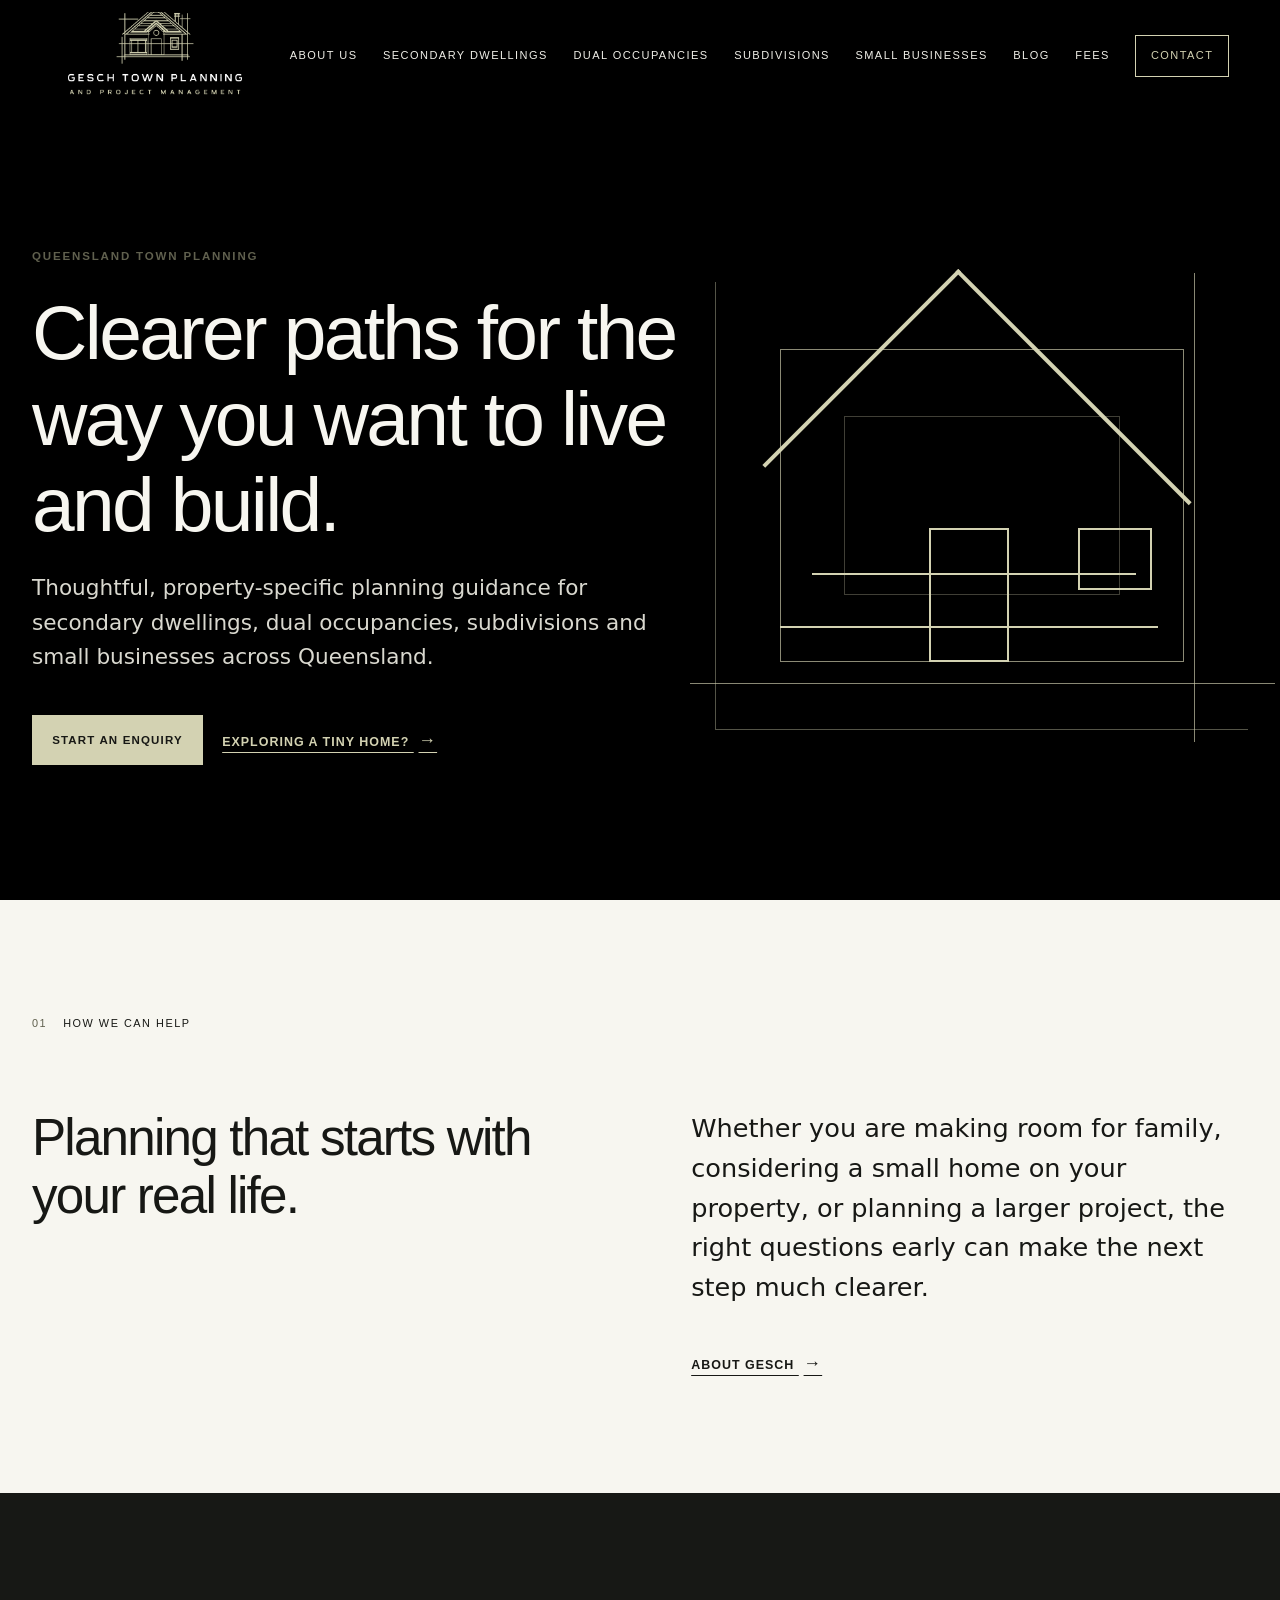
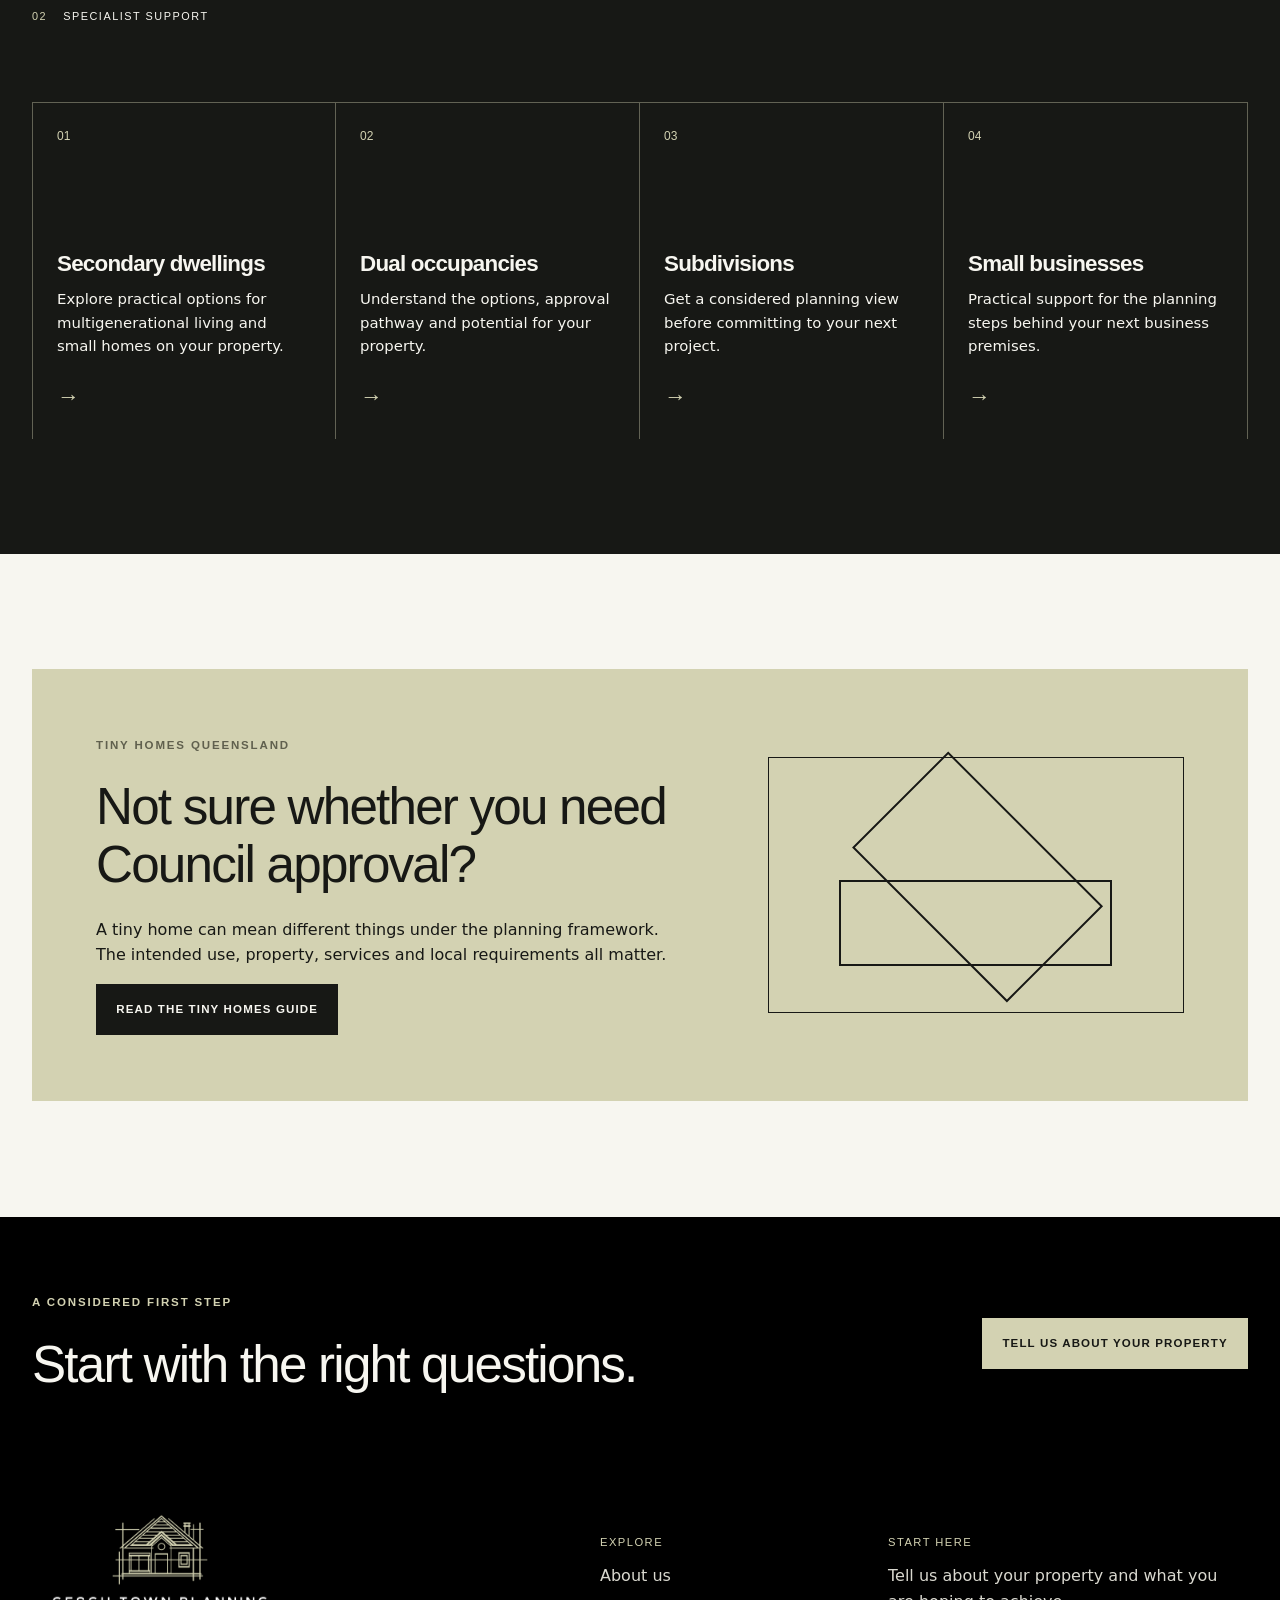
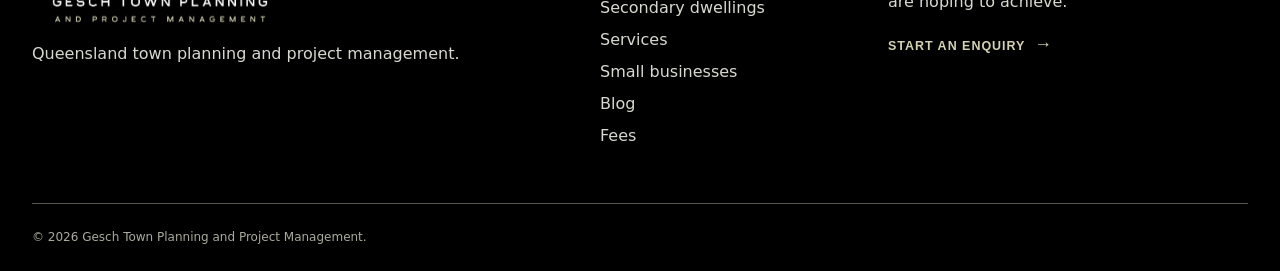
<file: index.html>
<!doctype html>
<html lang="en-AU">
<head>
  <meta charset="utf-8">
  <meta name="viewport" content="width=device-width, initial-scale=1">
  <meta name="description" content="Queensland town planning support for secondary dwellings, dual occupancies, subdivisions and small businesses.">
  <meta property="og:title" content="Gesch Town Planning | Queensland planning support">
  <meta property="og:description" content="Clear, property-specific planning guidance for your next Queensland project.">
  <meta property="og:type" content="website">
  <meta property="og:url" content="https://geschdevelopments.com.au/">
  <meta property="og:image" content="https://geschdevelopments.com.au/assets/secondary-dwelling-modular-home.png">
  <link rel="canonical" href="https://geschdevelopments.com.au/">
  <link rel="icon" href="/assets/favicon.svg" type="image/svg+xml">
  <link rel="stylesheet" href="/assets/styles.css">
  <title>Gesch Town Planning | Queensland planning support</title>
</head>
<body>
  <a class="skip-link" href="#main-content">Skip to content</a>
  <header class="site-header">
    <a class="brand" href="/" aria-label="Gesch Town Planning home"><img src="/assets/gesch-town-planning-logo.png" alt="Gesch Town Planning and Project Management"></a>
    <button class="menu-toggle" type="button" aria-expanded="false" aria-controls="site-nav"><span></span><span></span><span></span><span class="sr-only">Open menu</span></button>
    <nav class="site-nav" id="site-nav" aria-label="Primary navigation">
      <a href="/approach/">About us</a><a href="/tiny-homes-queensland/">Secondary dwellings</a><a href="/services/#dual-occupancies">Dual occupancies</a><a href="/services/#subdivisions">Subdivisions</a><a data-small-businesses-link href="/small-businesses/">Small businesses</a><a data-blog-link href="/blog/">Blog</a><a href="/fees/">Fees</a><a class="nav-cta" href="/contact/">Contact</a>
    </nav>
  </header>
  <main id="main-content">
    <section class="hero hero-home">
      <div class="hero-copy reveal">
        <p class="eyebrow">Queensland town planning</p>
        <h1>Clearer paths for the way you want to live and build.</h1>
        <p class="lede">Thoughtful, property-specific planning guidance for secondary dwellings, dual occupancies, subdivisions and small businesses across Queensland.</p>
        <div class="button-row"><a class="button button-stone" href="/contact/">Start an enquiry</a><a class="text-link light" href="/tiny-homes-queensland/">Exploring a tiny home? <span aria-hidden="true">→</span></a></div>
      </div>
      <div class="hero-drawing" aria-hidden="true"><div class="roof"></div><div class="house-line one"></div><div class="house-line two"></div><div class="house-door"></div><div class="house-window"></div><div class="plan-rule horizontal"></div><div class="plan-rule vertical"></div></div>
    </section>
    <section class="intro section">
      <div class="section-label"><span>01</span><p>How we can help</p></div>
      <div class="content-grid two-col"><div><h2>Planning that starts with your real life.</h2></div><div><p class="large-copy">Whether you are making room for family, considering a small home on your property, or planning a larger project, the right questions early can make the next step much clearer.</p><a class="text-link" href="/approach/">About Gesch <span aria-hidden="true">→</span></a></div></div>
    </section>
    <section class="services-preview section section-ink">
      <div class="section-label light"><span>02</span><p>Specialist support</p></div>
      <div class="service-grid">
        <a class="service-card" href="/tiny-homes-queensland/"><span>01</span><h3>Secondary dwellings</h3><p>Explore practical options for multigenerational living and small homes on your property.</p><i aria-hidden="true">→</i></a>
        <a class="service-card" href="/services/#dual-occupancies"><span>02</span><h3>Dual occupancies</h3><p>Understand the options, approval pathway and potential for your property.</p><i aria-hidden="true">→</i></a>
        <a class="service-card" href="/services/#subdivisions"><span>03</span><h3>Subdivisions</h3><p>Get a considered planning view before committing to your next project.</p><i aria-hidden="true">→</i></a>
        <a class="service-card" href="/small-businesses/"><span>04</span><h3>Small businesses</h3><p>Practical support for the planning steps behind your next business premises.</p><i aria-hidden="true">→</i></a>
      </div>
    </section>
    <section class="feature-section section">
      <div class="feature-panel">
        <div><p class="eyebrow">Tiny homes Queensland</p><h2>Not sure whether you need Council approval?</h2><p>A tiny home can mean different things under the planning framework. The intended use, property, services and local requirements all matter.</p><a class="button button-dark" href="/articles/tiny-homes-queensland/">Read the tiny homes guide</a></div>
        <div class="line-art small-house" aria-hidden="true"></div>
      </div>
    </section>
    <section class="cta-band"><div><p class="eyebrow light">A considered first step</p><h2>Start with the right questions.</h2></div><a class="button button-stone" href="/contact/">Tell us about your property</a></section>
  </main>
  <footer class="site-footer"><div class="footer-grid"><div><img class="footer-logo" src="/assets/gesch-town-planning-logo.png" alt="Gesch Town Planning and Project Management"><p>Queensland town planning and project management.</p></div><div><p class="footer-label">Explore</p><a href="/approach/">About us</a><a href="/tiny-homes-queensland/">Secondary dwellings</a><a href="/services/">Services</a><a href="/small-businesses/">Small businesses</a><a href="/blog/">Blog</a><a href="/fees/">Fees</a></div><div><p class="footer-label">Start here</p><p>Tell us about your property and what you are hoping to achieve.</p><a class="text-link light" href="/contact/">Start an enquiry <span aria-hidden="true">→</span></a></div></div><p class="copyright">© <span data-current-year></span> Gesch Town Planning and Project Management.</p></footer>
  <script src="/assets/config.js"></script><script src="/assets/site.js"></script>
</body>
</html>
</file>
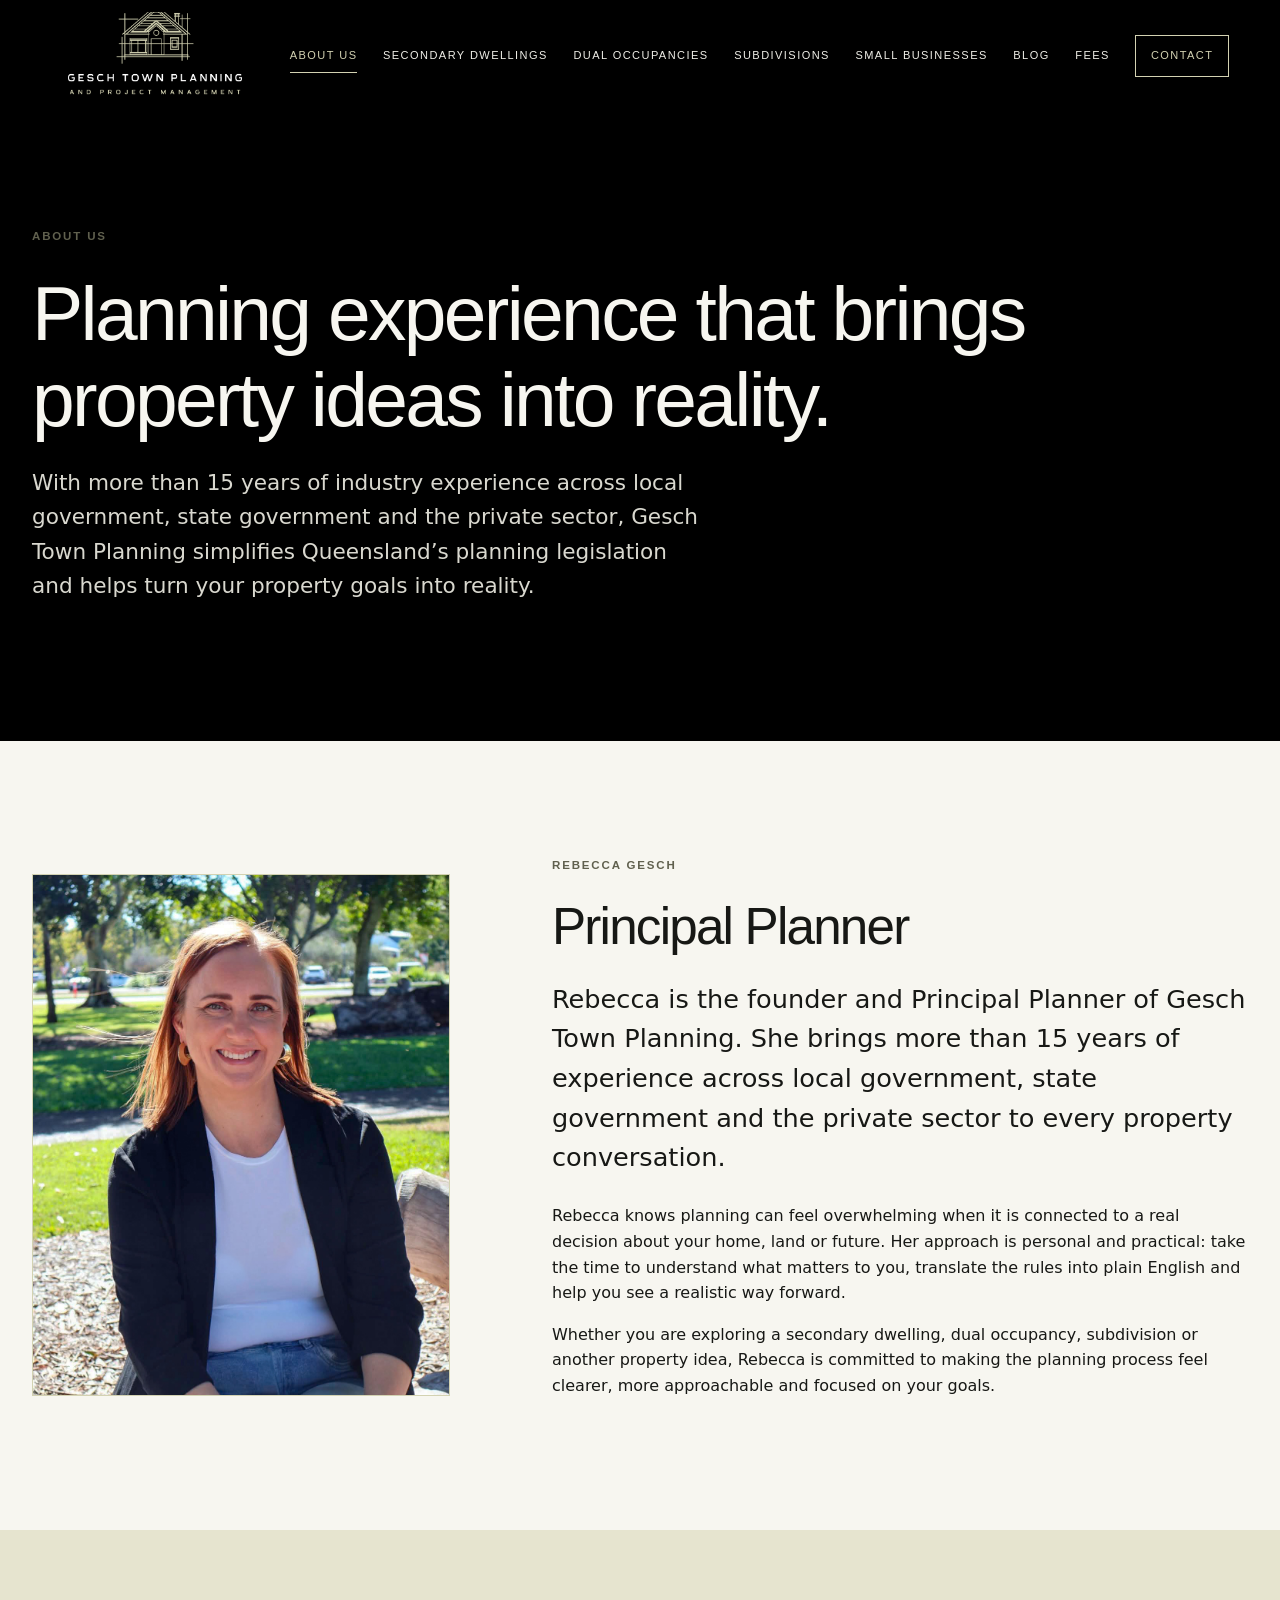
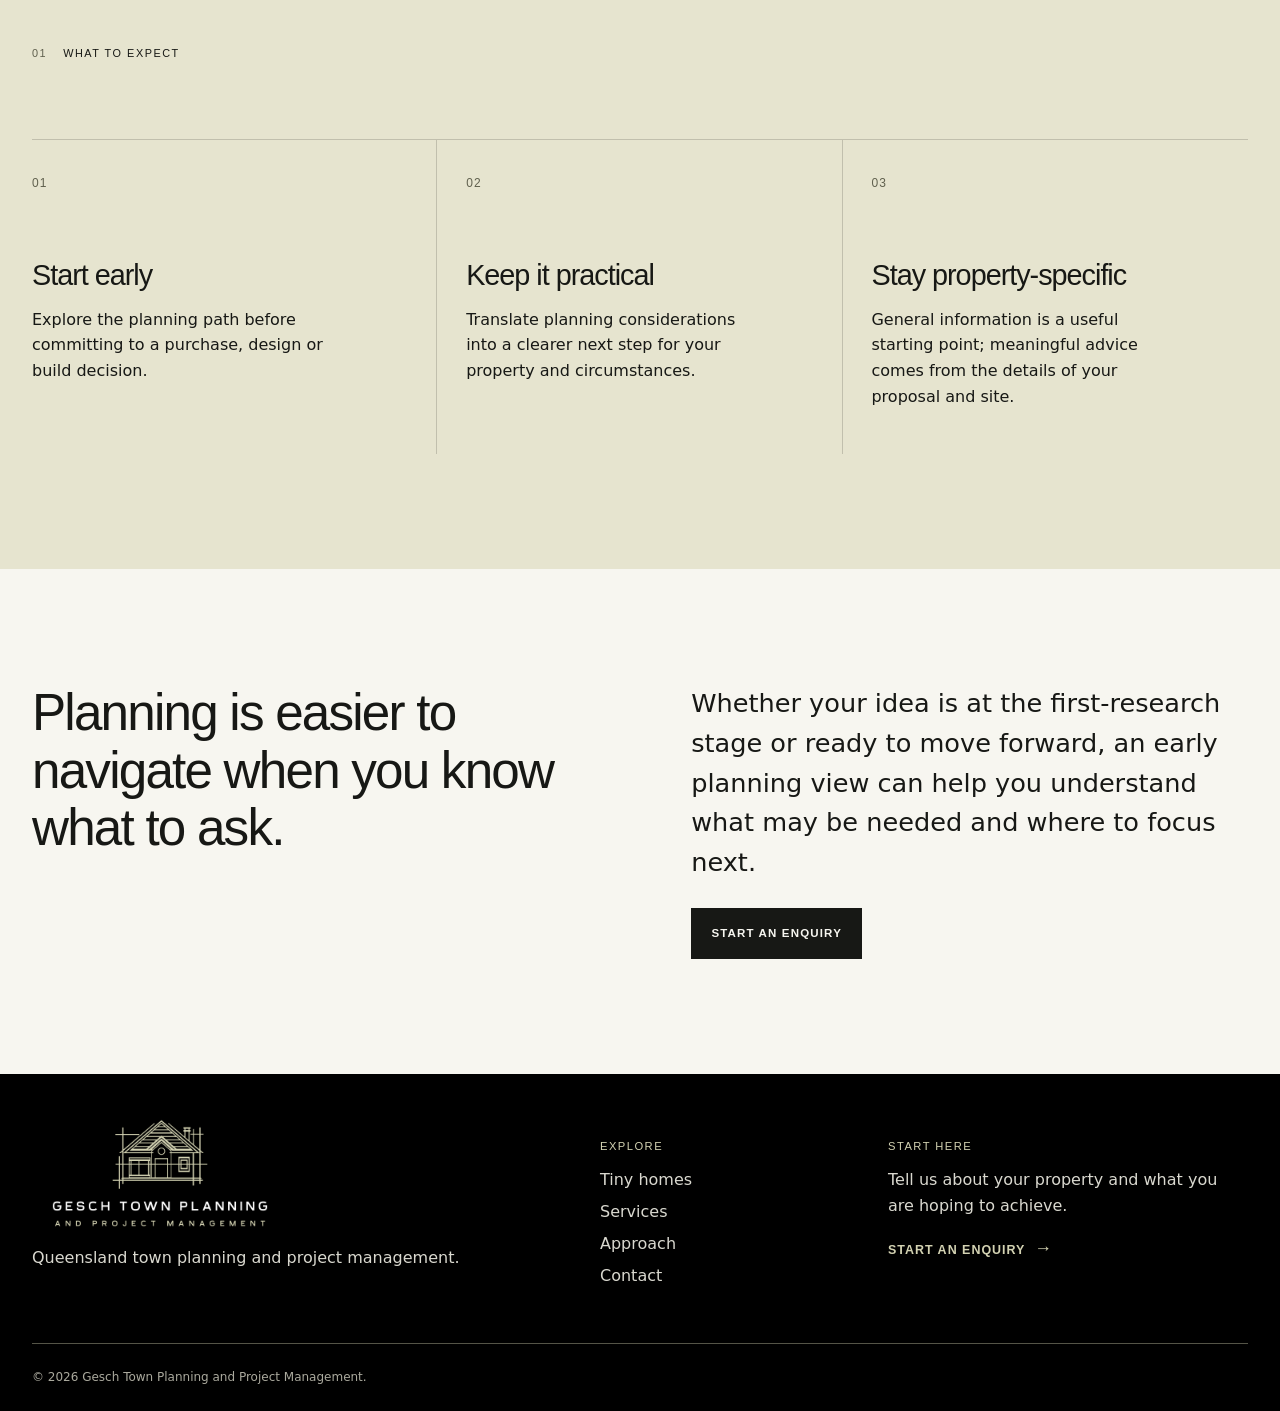
<file: approach/index.html>
<!doctype html>
<html lang="en-AU"><head><meta charset="utf-8"><meta name="viewport" content="width=device-width, initial-scale=1"><meta name="robots" content="noindex, nofollow"><meta name="description" content="Learn about Gesch Town Planning and Project Management's experience across Queensland's planning system."><meta property="og:title" content="About us | Gesch Town Planning"><meta property="og:description" content="Planning experience across local government, state government and the private sector."><meta property="og:type" content="website"><meta property="og:url" content="https://geschdevelopments.com.au/approach/"><link rel="canonical" href="https://geschdevelopments.com.au/approach/"><link rel="icon" href="/assets/favicon.svg" type="image/svg+xml"><link rel="stylesheet" href="/assets/styles.css"><link rel="stylesheet" href="/assets/about.css"><title>About us | Gesch Town Planning</title></head>
<body><a class="skip-link" href="#main-content">Skip to content</a><header class="site-header"><a class="brand" href="/" aria-label="Gesch Town Planning home"><img src="/assets/gesch-town-planning-logo.png" alt="Gesch Town Planning and Project Management"></a><button class="menu-toggle" type="button" aria-expanded="false" aria-controls="site-nav"><span></span><span></span><span></span><span class="sr-only">Open menu</span></button><nav class="site-nav" id="site-nav" aria-label="Primary navigation"><a class="is-current" href="/approach/">About us</a><a href="/tiny-homes-queensland/">Secondary dwellings</a><a href="/services/#dual-occupancies">Dual occupancies</a><a href="/services/#subdivisions">Subdivisions</a><a href="/fees/">Fees</a><a class="nav-cta" href="/contact/">Contact</a></nav></header>
<main id="main-content"><section class="page-hero"><p class="eyebrow">About us</p><h1>Planning experience that brings property ideas into reality.</h1><p class="lede">With more than 15 years of industry experience across local government, state government and the private sector, Gesch Town Planning simplifies Queensland’s planning legislation and helps turn your property goals into reality.</p></section><section class="section planner-profile"><div class="profile-photo"><img src="/assets/rebecca-gesch-principal-planner.jpg" alt="Rebecca Gesch, Principal Planner"></div><div class="profile-copy"><p class="eyebrow">Rebecca Gesch</p><h2>Principal Planner</h2><p class="large-copy">Rebecca is the founder and Principal Planner of Gesch Town Planning. She brings more than 15 years of experience across local government, state government and the private sector to every property conversation.</p><p>Rebecca knows planning can feel overwhelming when it is connected to a real decision about your home, land or future. Her approach is personal and practical: take the time to understand what matters to you, translate the rules into plain English and help you see a realistic way forward.</p><p>Whether you are exploring a secondary dwelling, dual occupancy, subdivision or another property idea, Rebecca is committed to making the planning process feel clearer, more approachable and focused on your goals.</p></div></section><section class="section section-stone"><div class="section-label"><span>01</span><p>What to expect</p></div><div class="principles"><article><span>01</span><h2>Start early</h2><p>Explore the planning path before committing to a purchase, design or build decision.</p></article><article><span>02</span><h2>Keep it practical</h2><p>Translate planning considerations into a clearer next step for your property and circumstances.</p></article><article><span>03</span><h2>Stay property-specific</h2><p>General information is a useful starting point; meaningful advice comes from the details of your proposal and site.</p></article></div></section><section class="section"><div class="content-grid two-col"><h2>Planning is easier to navigate when you know what to ask.</h2><div><p class="large-copy">Whether your idea is at the first-research stage or ready to move forward, an early planning view can help you understand what may be needed and where to focus next.</p><a class="button button-dark" href="/contact/">Start an enquiry</a></div></div></section></main><footer class="site-footer"><div class="footer-grid"><div><img class="footer-logo" src="/assets/gesch-town-planning-logo.png" alt="Gesch Town Planning and Project Management"><p>Queensland town planning and project management.</p></div><div><p class="footer-label">Explore</p><a href="/tiny-homes-queensland/">Tiny homes</a><a href="/services/">Services</a><a href="/approach/">Approach</a><a href="/contact/">Contact</a></div><div><p class="footer-label">Start here</p><p>Tell us about your property and what you are hoping to achieve.</p><a class="text-link light" href="/contact/">Start an enquiry <span aria-hidden="true">→</span></a></div></div><p class="copyright">© <span data-current-year></span> Gesch Town Planning and Project Management.</p></footer><script src="/assets/config.js"></script><script src="/assets/site.js"></script></body></html>
</file>
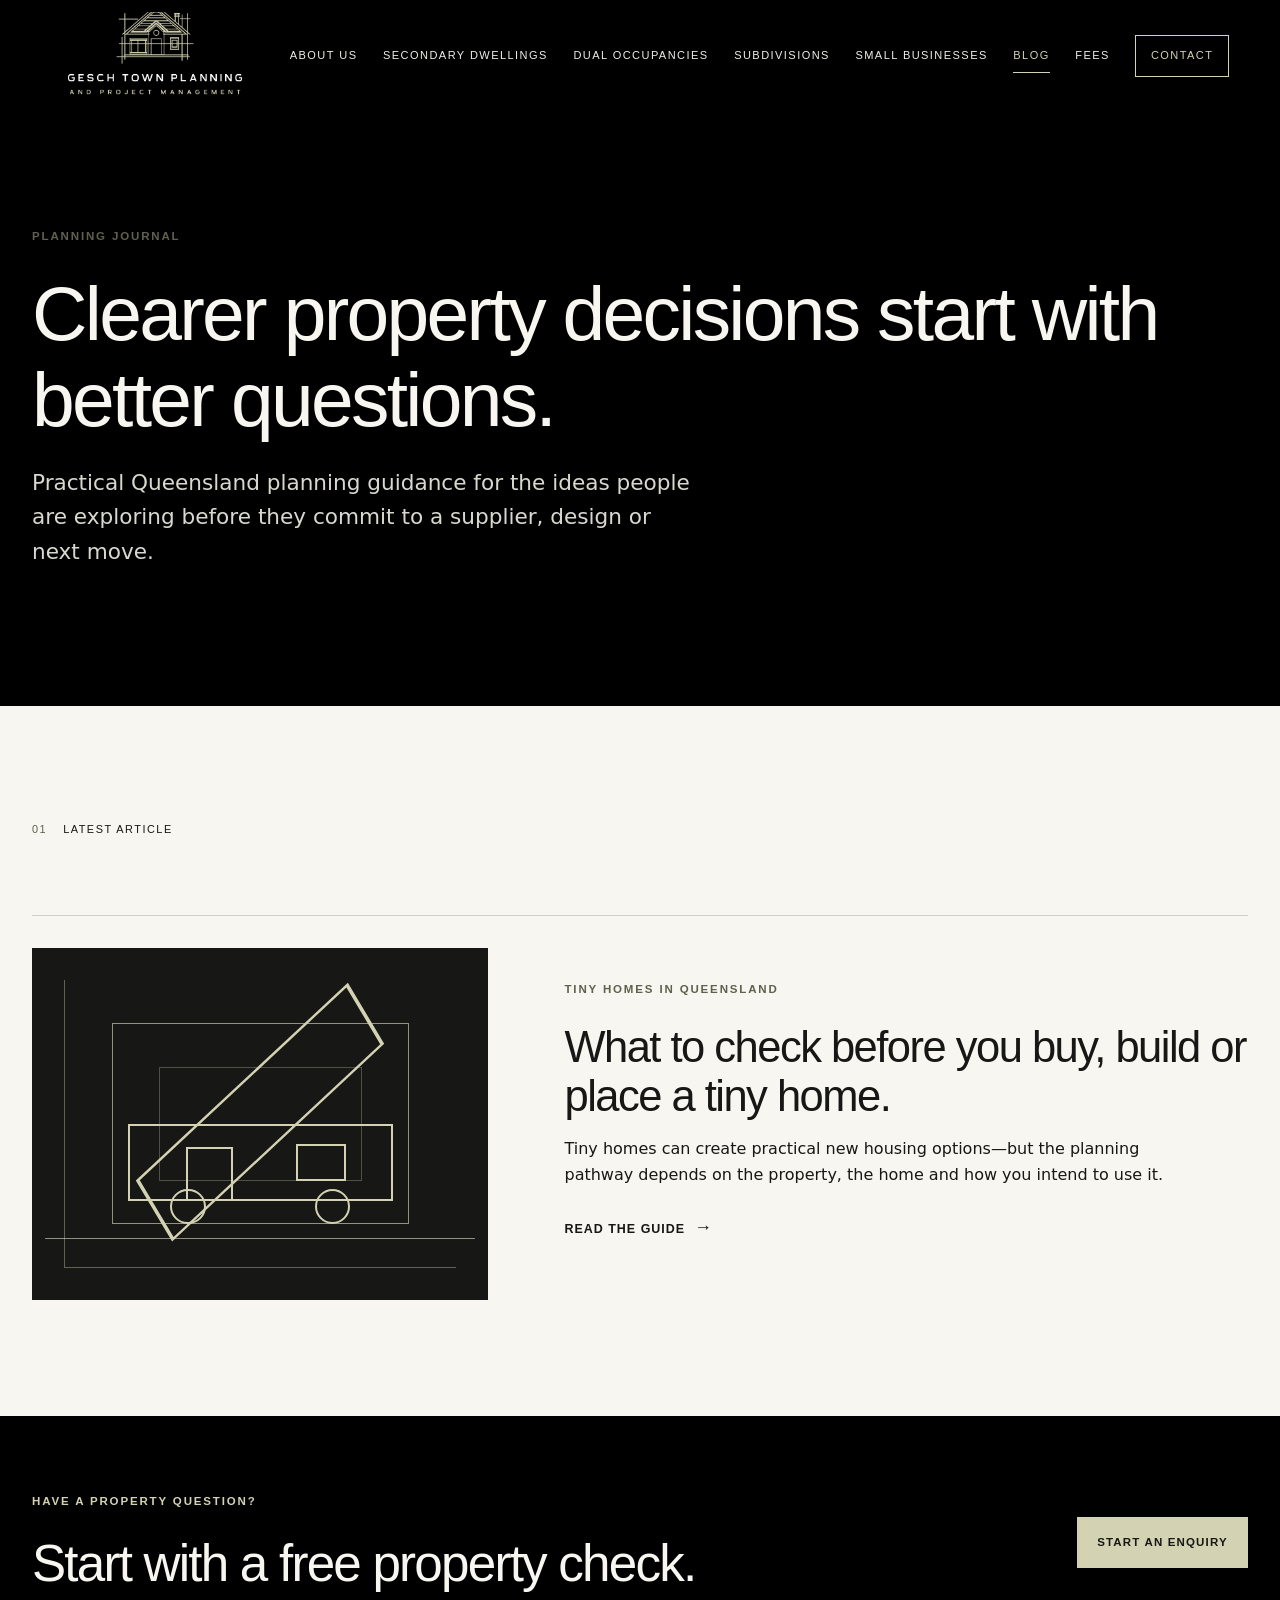
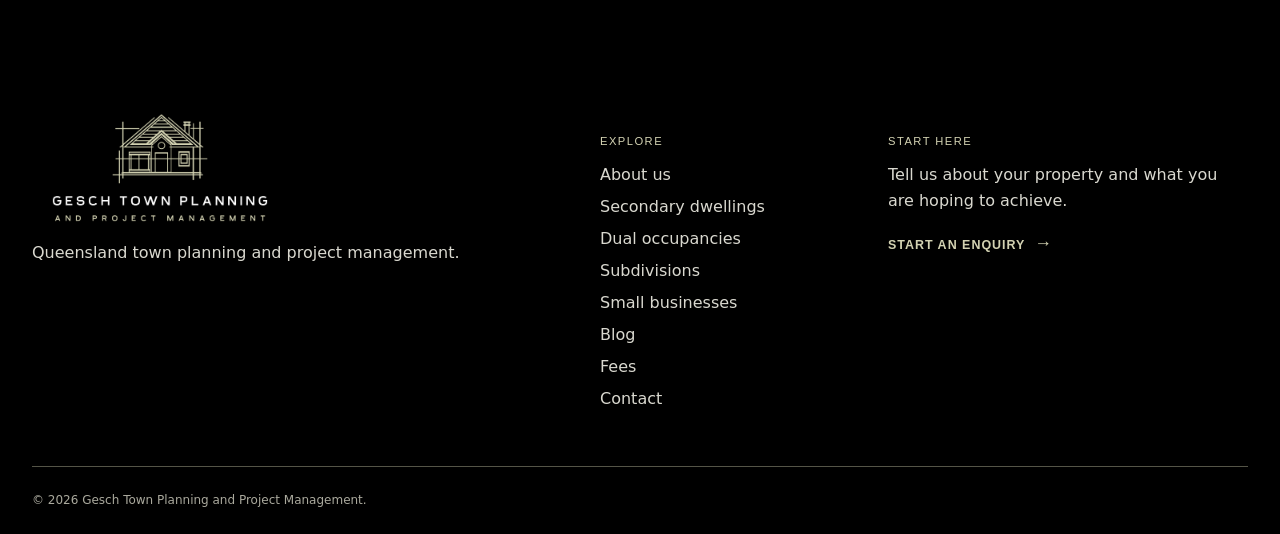
<file: blog/index.html>
<!doctype html>
<html lang="en-AU">
<head>
  <meta charset="utf-8">
  <meta name="viewport" content="width=device-width, initial-scale=1">
  <meta name="description" content="Practical Queensland town-planning articles from Gesch Town Planning and Project Management.">
  <meta property="og:title" content="Planning journal | Gesch Town Planning">
  <meta property="og:description" content="Practical planning guidance for Queensland property owners.">
  <meta property="og:type" content="website">
  <meta property="og:url" content="https://geschdevelopments.com.au/blog/">
  <link rel="canonical" href="https://geschdevelopments.com.au/blog/">
  <link rel="icon" href="/assets/favicon.svg" type="image/svg+xml">
  <link rel="stylesheet" href="/assets/styles.css">
  <link rel="stylesheet" href="/assets/blog.css">
  <title>Planning journal | Gesch Town Planning</title>
</head>
<body>
  <a class="skip-link" href="#main-content">Skip to content</a>
  <header class="site-header"><a class="brand" href="/" aria-label="Gesch Town Planning home"><img src="/assets/gesch-town-planning-logo.png" alt="Gesch Town Planning and Project Management"></a><button class="menu-toggle" type="button" aria-expanded="false" aria-controls="site-nav"><span></span><span></span><span></span><span class="sr-only">Open menu</span></button><nav class="site-nav" id="site-nav" aria-label="Primary navigation"><a href="/approach/">About us</a><a href="/tiny-homes-queensland/">Secondary dwellings</a><a href="/services/#dual-occupancies">Dual occupancies</a><a href="/services/#subdivisions">Subdivisions</a><a href="/small-businesses/">Small businesses</a><a class="is-current" data-blog-link href="/blog/">Blog</a><a href="/fees/">Fees</a><a class="nav-cta" href="/contact/">Contact</a></nav></header>
  <main id="main-content">
    <section class="page-hero"><p class="eyebrow">Planning journal</p><h1>Clearer property decisions start with better questions.</h1><p class="lede">Practical Queensland planning guidance for the ideas people are exploring before they commit to a supplier, design or next move.</p></section>
    <section class="section"><div class="section-label"><span>01</span><p>Latest article</p></div><div class="blog-list"><div class="blog-card-visual" aria-hidden="true"><div class="hero-drawing tiny-drawing"><div class="tiny-roof"></div><div class="tiny-body"></div><div class="tiny-door"></div><div class="tiny-window"></div><div class="tiny-wheel wheel-one"></div><div class="tiny-wheel wheel-two"></div><div class="plan-rule horizontal"></div></div></div><a class="blog-card blog-card-copy" href="/articles/tiny-homes-queensland/"><p class="eyebrow">Tiny homes in Queensland</p><h2>What to check before you buy, build or place a tiny home.</h2><p>Tiny homes can create practical new housing options—but the planning pathway depends on the property, the home and how you intend to use it.</p><span class="text-link">Read the guide <span aria-hidden="true">→</span></span></a></div></section>
    <section class="cta-band"><div><p class="eyebrow light">Have a property question?</p><h2>Start with a free property check.</h2></div><a class="button button-stone" href="/contact/">Start an enquiry</a></section>
  </main>
  <footer class="site-footer"><div class="footer-grid"><div><img class="footer-logo" src="/assets/gesch-town-planning-logo.png" alt="Gesch Town Planning and Project Management"><p>Queensland town planning and project management.</p></div><div><p class="footer-label">Explore</p><a href="/approach/">About us</a><a href="/tiny-homes-queensland/">Secondary dwellings</a><a href="/services/#dual-occupancies">Dual occupancies</a><a href="/services/#subdivisions">Subdivisions</a><a href="/small-businesses/">Small businesses</a><a href="/blog/">Blog</a><a href="/fees/">Fees</a><a href="/contact/">Contact</a></div><div><p class="footer-label">Start here</p><p>Tell us about your property and what you are hoping to achieve.</p><a class="text-link light" href="/contact/">Start an enquiry <span aria-hidden="true">→</span></a></div></div><p class="copyright">© <span data-current-year></span> Gesch Town Planning and Project Management.</p></footer>
  <script src="/assets/config.js"></script><script src="/assets/site.js"></script>
</body>
</html>
</file>
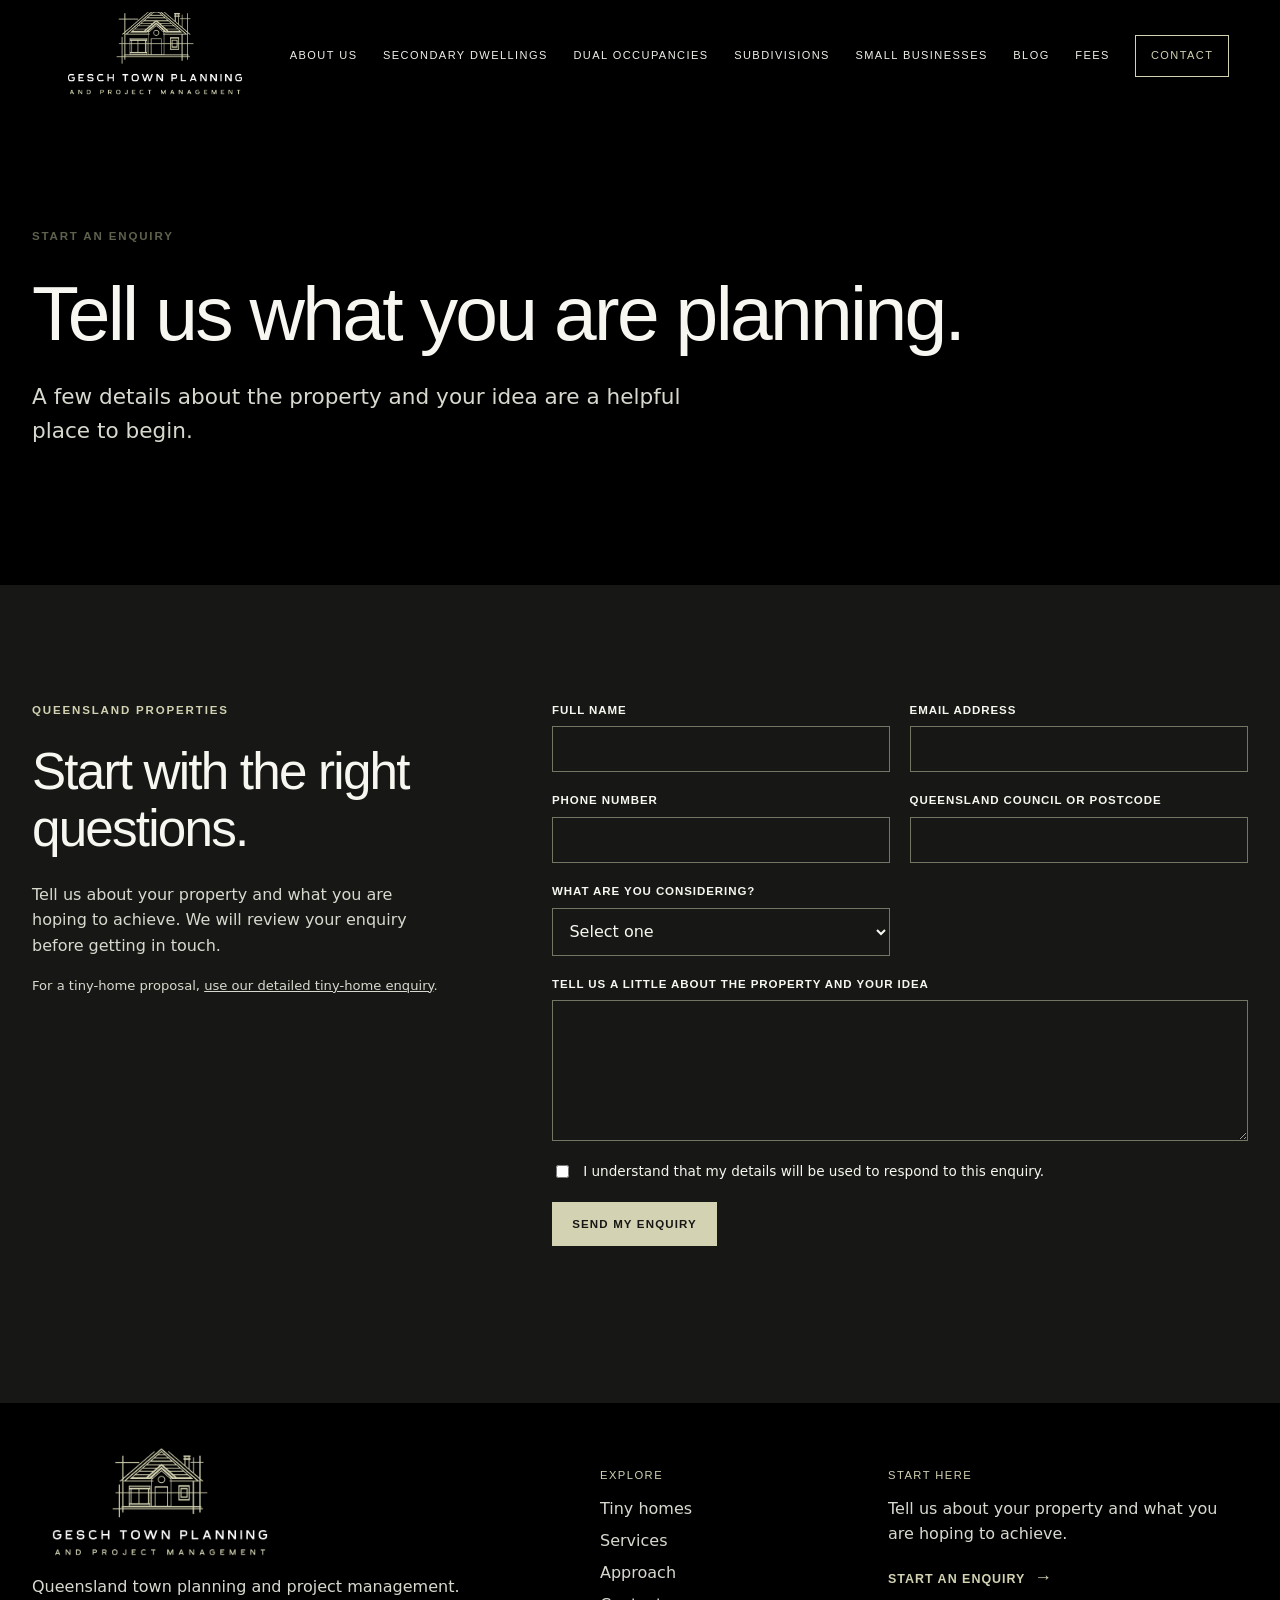
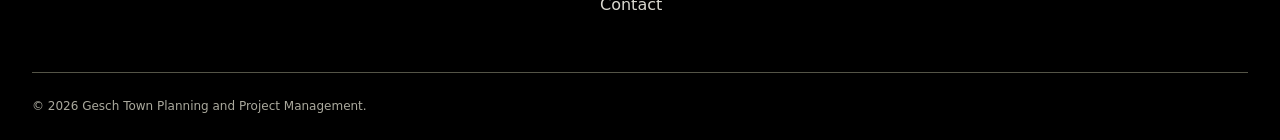
<file: contact/index.html>
<!doctype html>
<html lang="en-AU"><head><meta charset="utf-8"><meta name="viewport" content="width=device-width, initial-scale=1"><meta name="robots" content="noindex, nofollow"><meta name="description" content="Start a Queensland town-planning enquiry with Gesch Town Planning and Project Management."><meta property="og:title" content="Contact Gesch Town Planning"><meta property="og:description" content="Tell us about your Queensland property and planning idea."><meta property="og:type" content="website"><meta property="og:url" content="https://geschdevelopments.com.au/contact/"><link rel="canonical" href="https://geschdevelopments.com.au/contact/"><link rel="icon" href="/assets/favicon.svg" type="image/svg+xml"><link rel="stylesheet" href="/assets/styles.css"><title>Contact Gesch Town Planning</title></head>
<body><a class="skip-link" href="#main-content">Skip to content</a><header class="site-header"><a class="brand" href="/" aria-label="Gesch Town Planning home"><img src="/assets/gesch-town-planning-logo.png" alt="Gesch Town Planning and Project Management"></a><button class="menu-toggle" type="button" aria-expanded="false" aria-controls="site-nav"><span></span><span></span><span></span><span class="sr-only">Open menu</span></button><nav class="site-nav" id="site-nav" aria-label="Primary navigation"><a href="/approach/">About us</a><a href="/tiny-homes-queensland/">Secondary dwellings</a><a href="/services/#dual-occupancies">Dual occupancies</a><a href="/services/#subdivisions">Subdivisions</a><a href="/fees/">Fees</a><a class="nav-cta is-current" href="/contact/">Contact</a></nav></header>
<main id="main-content"><section class="page-hero contact-hero"><p class="eyebrow">Start an enquiry</p><h1>Tell us what you are planning.</h1><p class="lede">A few details about the property and your idea are a helpful place to begin.</p></section><section class="section section-ink form-section contact-form-section"><div><p class="eyebrow light">Queensland properties</p><h2>Start with the right questions.</h2><p>Tell us about your property and what you are hoping to achieve. We will review your enquiry before getting in touch.</p><p class="small-print">For a tiny-home proposal, <a href="/tiny-homes-queensland/">use our detailed tiny-home enquiry</a>.</p></div><form class="enquiry-form" data-enquiry-form data-form-name="General enquiry" novalidate><input type="hidden" name="form_name" value="General enquiry"><div class="honeypot" aria-hidden="true"><label>Leave this blank<input type="text" name="website" tabindex="-1" autocomplete="off"></label></div><div class="form-grid"><label>Full name<input required name="name" autocomplete="name"></label><label>Email address<input required type="email" name="email" autocomplete="email"></label><label>Phone number<input required type="tel" name="phone" autocomplete="tel"></label><label>Queensland council or postcode<input required name="council_or_postcode"></label><label>What are you considering?<select required name="service"><option value="">Select one</option><option>Multi-generational living</option><option>Tiny home</option><option>Dual occupancy or granny flat</option><option>Subdivision</option><option>Other</option></select></label></div><label>Tell us a little about the property and your idea<textarea required name="message" rows="6"></textarea></label><label class="checkbox"><input required type="checkbox" name="privacy_consent"><span>I understand that my details will be used to respond to this enquiry.</span></label><button class="button button-stone" type="submit">Send my enquiry</button><p class="form-message" data-form-message aria-live="polite"></p></form></section></main><footer class="site-footer"><div class="footer-grid"><div><img class="footer-logo" src="/assets/gesch-town-planning-logo.png" alt="Gesch Town Planning and Project Management"><p>Queensland town planning and project management.</p></div><div><p class="footer-label">Explore</p><a href="/tiny-homes-queensland/">Tiny homes</a><a href="/services/">Services</a><a href="/approach/">Approach</a><a href="/contact/">Contact</a></div><div><p class="footer-label">Start here</p><p>Tell us about your property and what you are hoping to achieve.</p><a class="text-link light" href="/contact/">Start an enquiry <span aria-hidden="true">→</span></a></div></div><p class="copyright">© <span data-current-year></span> Gesch Town Planning and Project Management.</p></footer><script src="/assets/config.js"></script><script src="/assets/site.js"></script></body></html>
</file>
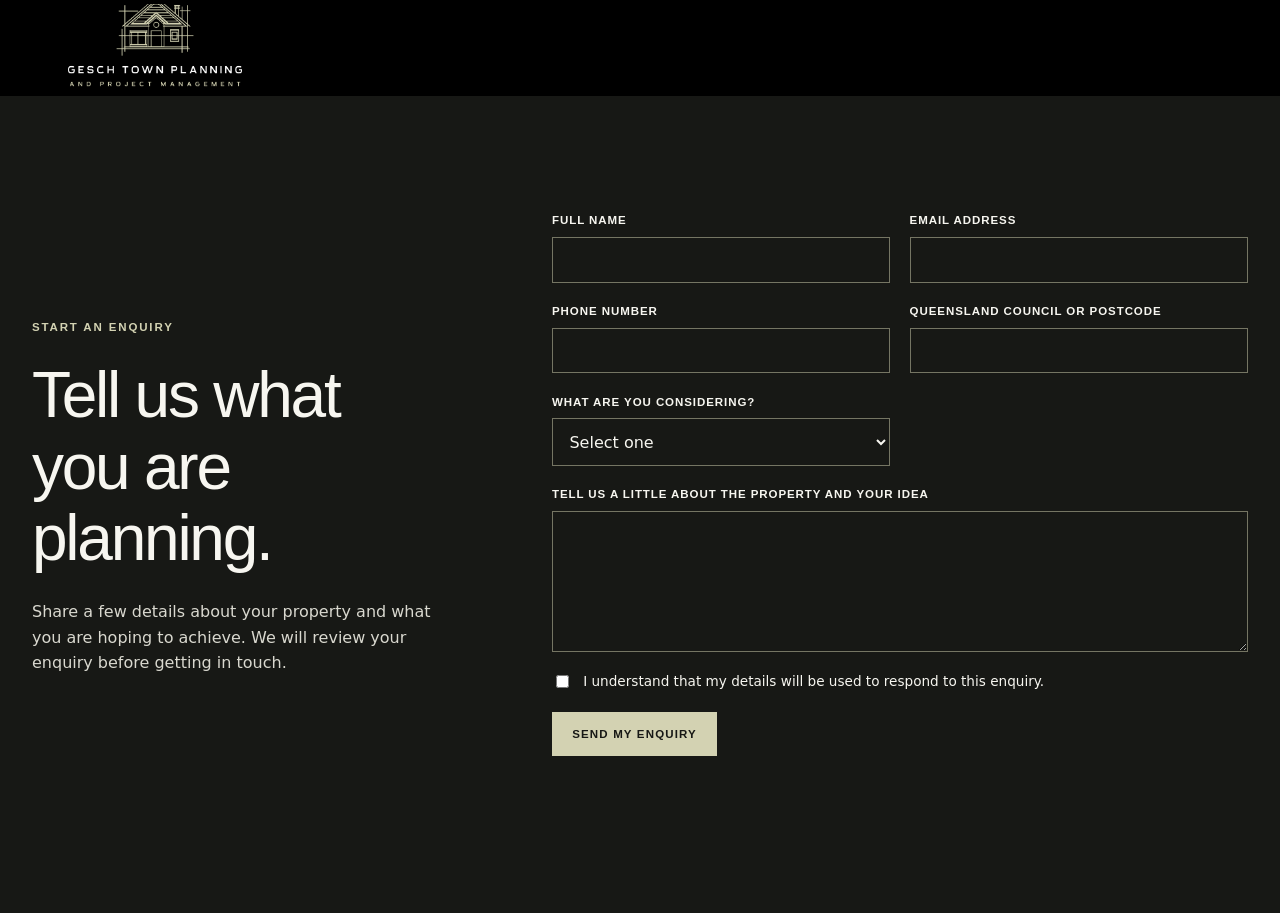
<file: enquire/index.html>
<!doctype html>
<html lang="en-AU">
<head>
  <meta charset="utf-8">
  <meta name="viewport" content="width=device-width, initial-scale=1">
  <meta name="robots" content="noindex, nofollow">
  <meta name="description" content="Send an enquiry to Gesch Town Planning and Project Management.">
  <link rel="canonical" href="https://geschdevelopments.com.au/enquire/">
  <link rel="icon" href="/assets/favicon.svg" type="image/svg+xml">
  <link rel="stylesheet" href="/assets/styles.css">
  <link rel="stylesheet" href="/assets/landing.css">
  <title>Send an enquiry | Gesch Town Planning</title>
</head>
<body>
  <header class="site-header simple-header"><a class="brand" href="/" aria-label="Gesch Town Planning home"><img src="/assets/gesch-town-planning-logo.png" alt="Gesch Town Planning and Project Management"></a></header>
  <main id="main-content"><section class="section section-ink form-section standalone-form"><div><p class="eyebrow light">Start an enquiry</p><h1>Tell us what you are planning.</h1><p>Share a few details about your property and what you are hoping to achieve. We will review your enquiry before getting in touch.</p></div><form class="enquiry-form" data-enquiry-form data-form-name="Website enquiry" novalidate><input type="hidden" name="form_name" value="Website enquiry"><div class="honeypot" aria-hidden="true"><label>Leave this blank<input type="text" name="website" tabindex="-1" autocomplete="off"></label></div><div class="form-grid"><label>Full name<input required name="name" autocomplete="name"></label><label>Email address<input required type="email" name="email" autocomplete="email"></label><label>Phone number<input required type="tel" name="phone" autocomplete="tel"></label><label>Queensland council or postcode<input required name="council_or_postcode"></label><label>What are you considering?<select required name="service"><option value="">Select one</option><option>Multi-generational living</option><option>Tiny home</option><option>Dual occupancy or granny flat</option><option>Subdivision</option><option>Other</option></select></label></div><label>Tell us a little about the property and your idea<textarea required name="message" rows="6"></textarea></label><label class="checkbox"><input required type="checkbox" name="privacy_consent"><span>I understand that my details will be used to respond to this enquiry.</span></label><button class="button button-stone" type="submit">Send my enquiry</button><p class="form-message" data-form-message aria-live="polite"></p></form></section></main>
  <script src="/assets/config.js"></script><script src="/assets/site.js"></script>
</body>
</html>
</file>
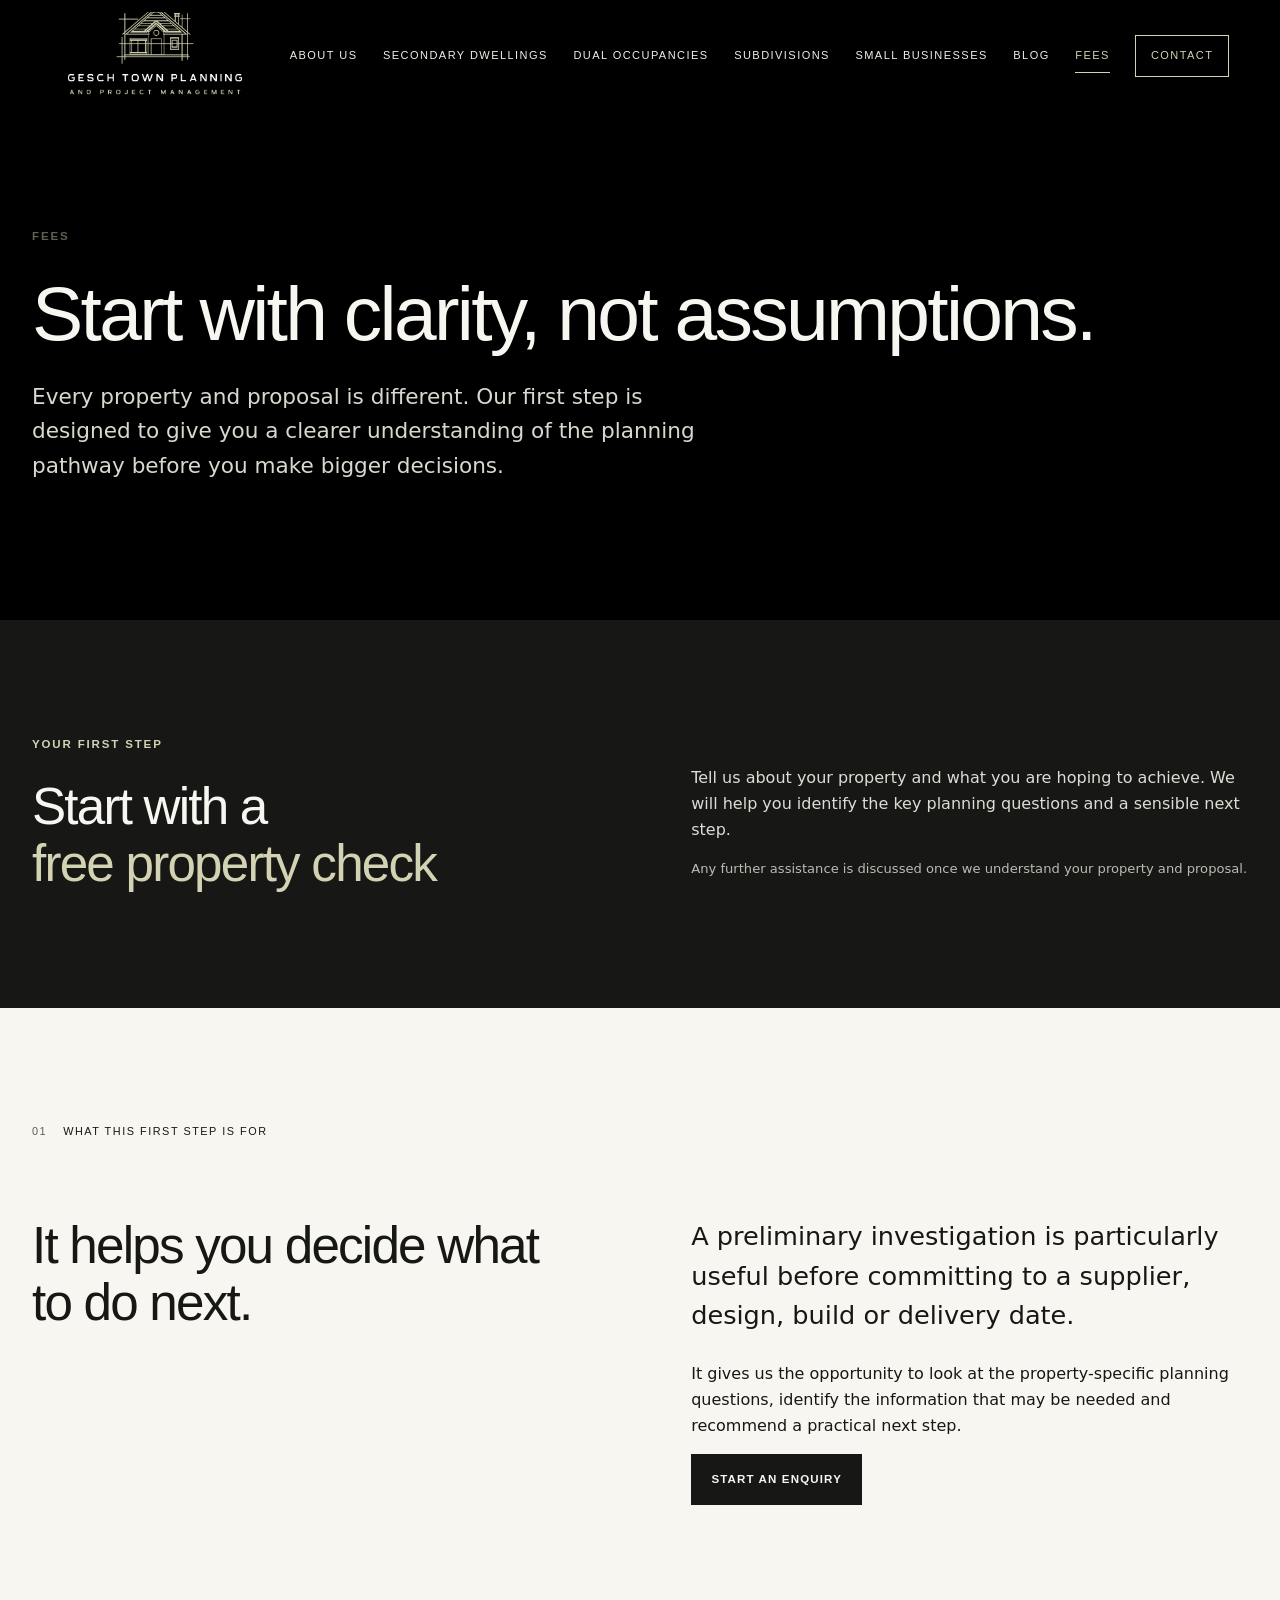
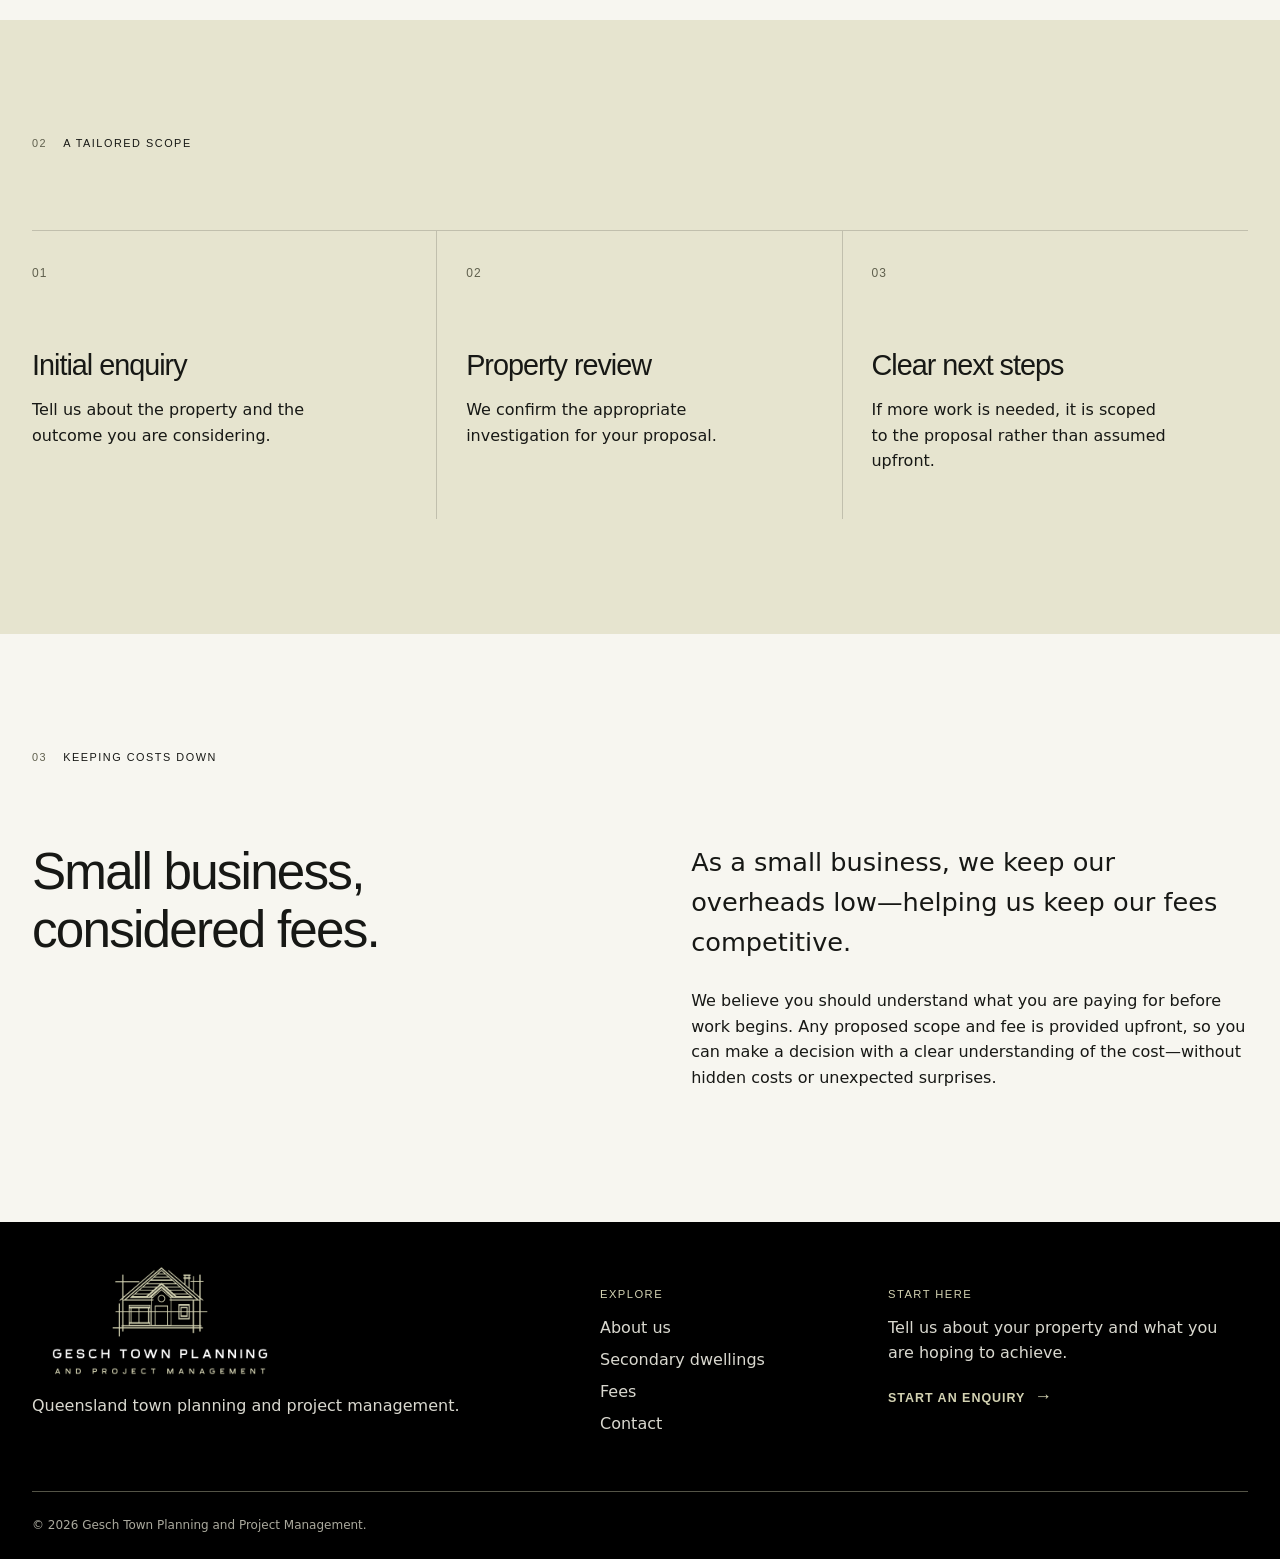
<file: fees/index.html>
<!doctype html>
<html lang="en-AU">
<head>
  <meta charset="utf-8">
  <meta name="viewport" content="width=device-width, initial-scale=1">
  <meta name="description" content="Learn about the first-step planning investigation offered by Gesch Town Planning and Project Management.">
  <link rel="canonical" href="https://geschdevelopments.com.au/fees/">
  <link rel="icon" href="/assets/favicon.svg" type="image/svg+xml">
  <link rel="stylesheet" href="/assets/styles.css">
  <title>Fees | Gesch Town Planning</title>
</head>
<body>
  <a class="skip-link" href="#main-content">Skip to content</a>
  <header class="site-header"><a class="brand" href="/" aria-label="Gesch Town Planning home"><img src="/assets/gesch-town-planning-logo.png" alt="Gesch Town Planning and Project Management"></a><button class="menu-toggle" type="button" aria-expanded="false" aria-controls="site-nav"><span></span><span></span><span></span><span class="sr-only">Open menu</span></button><nav class="site-nav" id="site-nav" aria-label="Primary navigation"><a href="/approach/">About us</a><a href="/tiny-homes-queensland/">Secondary dwellings</a><a href="/services/#dual-occupancies">Dual occupancies</a><a href="/services/#subdivisions">Subdivisions</a><a class="is-current" href="/fees/">Fees</a><a class="nav-cta" href="/contact/">Contact</a></nav></header>
  <main id="main-content">
    <section class="page-hero"><p class="eyebrow">Fees</p><h1>Start with clarity, not assumptions.</h1><p class="lede">Every property and proposal is different. Our first step is designed to give you a clearer understanding of the planning pathway before you make bigger decisions.</p></section>
    <section class="section pricing-section"><div><p class="eyebrow light">Your first step</p><h2>Start with a <span>free property check</span></h2></div><div><p>Tell us about your property and what you are hoping to achieve. We will help you identify the key planning questions and a sensible next step.</p><p class="small-print">Any further assistance is discussed once we understand your property and proposal.</p></div></section>
    <section class="section"><div class="section-label"><span>01</span><p>What this first step is for</p></div><div class="content-grid two-col"><h2>It helps you decide what to do next.</h2><div><p class="large-copy">A preliminary investigation is particularly useful before committing to a supplier, design, build or delivery date.</p><p>It gives us the opportunity to look at the property-specific planning questions, identify the information that may be needed and recommend a practical next step.</p><a class="button button-dark" href="/contact/">Start an enquiry</a></div></div></section>
    <section class="section section-stone"><div class="section-label"><span>02</span><p>A tailored scope</p></div><div class="principles"><article><span>01</span><h2>Initial enquiry</h2><p>Tell us about the property and the outcome you are considering.</p></article><article><span>02</span><h2>Property review</h2><p>We confirm the appropriate investigation for your proposal.</p></article><article><span>03</span><h2>Clear next steps</h2><p>If more work is needed, it is scoped to the proposal rather than assumed upfront.</p></article></div></section>
    <section class="section section-paper"><div class="section-label"><span>03</span><p>Keeping costs down</p></div><div class="content-grid two-col"><h2>Small business, considered fees.</h2><div><p class="large-copy">As a small business, we keep our overheads low—helping us keep our fees competitive.</p><p>We believe you should understand what you are paying for before work begins. Any proposed scope and fee is provided upfront, so you can make a decision with a clear understanding of the cost—without hidden costs or unexpected surprises.</p></div></div></section>
  </main>
  <footer class="site-footer"><div class="footer-grid"><div><img class="footer-logo" src="/assets/gesch-town-planning-logo.png" alt="Gesch Town Planning and Project Management"><p>Queensland town planning and project management.</p></div><div><p class="footer-label">Explore</p><a href="/approach/">About us</a><a href="/tiny-homes-queensland/">Secondary dwellings</a><a href="/fees/">Fees</a><a href="/contact/">Contact</a></div><div><p class="footer-label">Start here</p><p>Tell us about your property and what you are hoping to achieve.</p><a class="text-link light" href="/contact/">Start an enquiry <span aria-hidden="true">→</span></a></div></div><p class="copyright">© <span data-current-year></span> Gesch Town Planning and Project Management.</p></footer>
  <script src="/assets/config.js"></script><script src="/assets/site.js"></script>
</body>
</html>
</file>
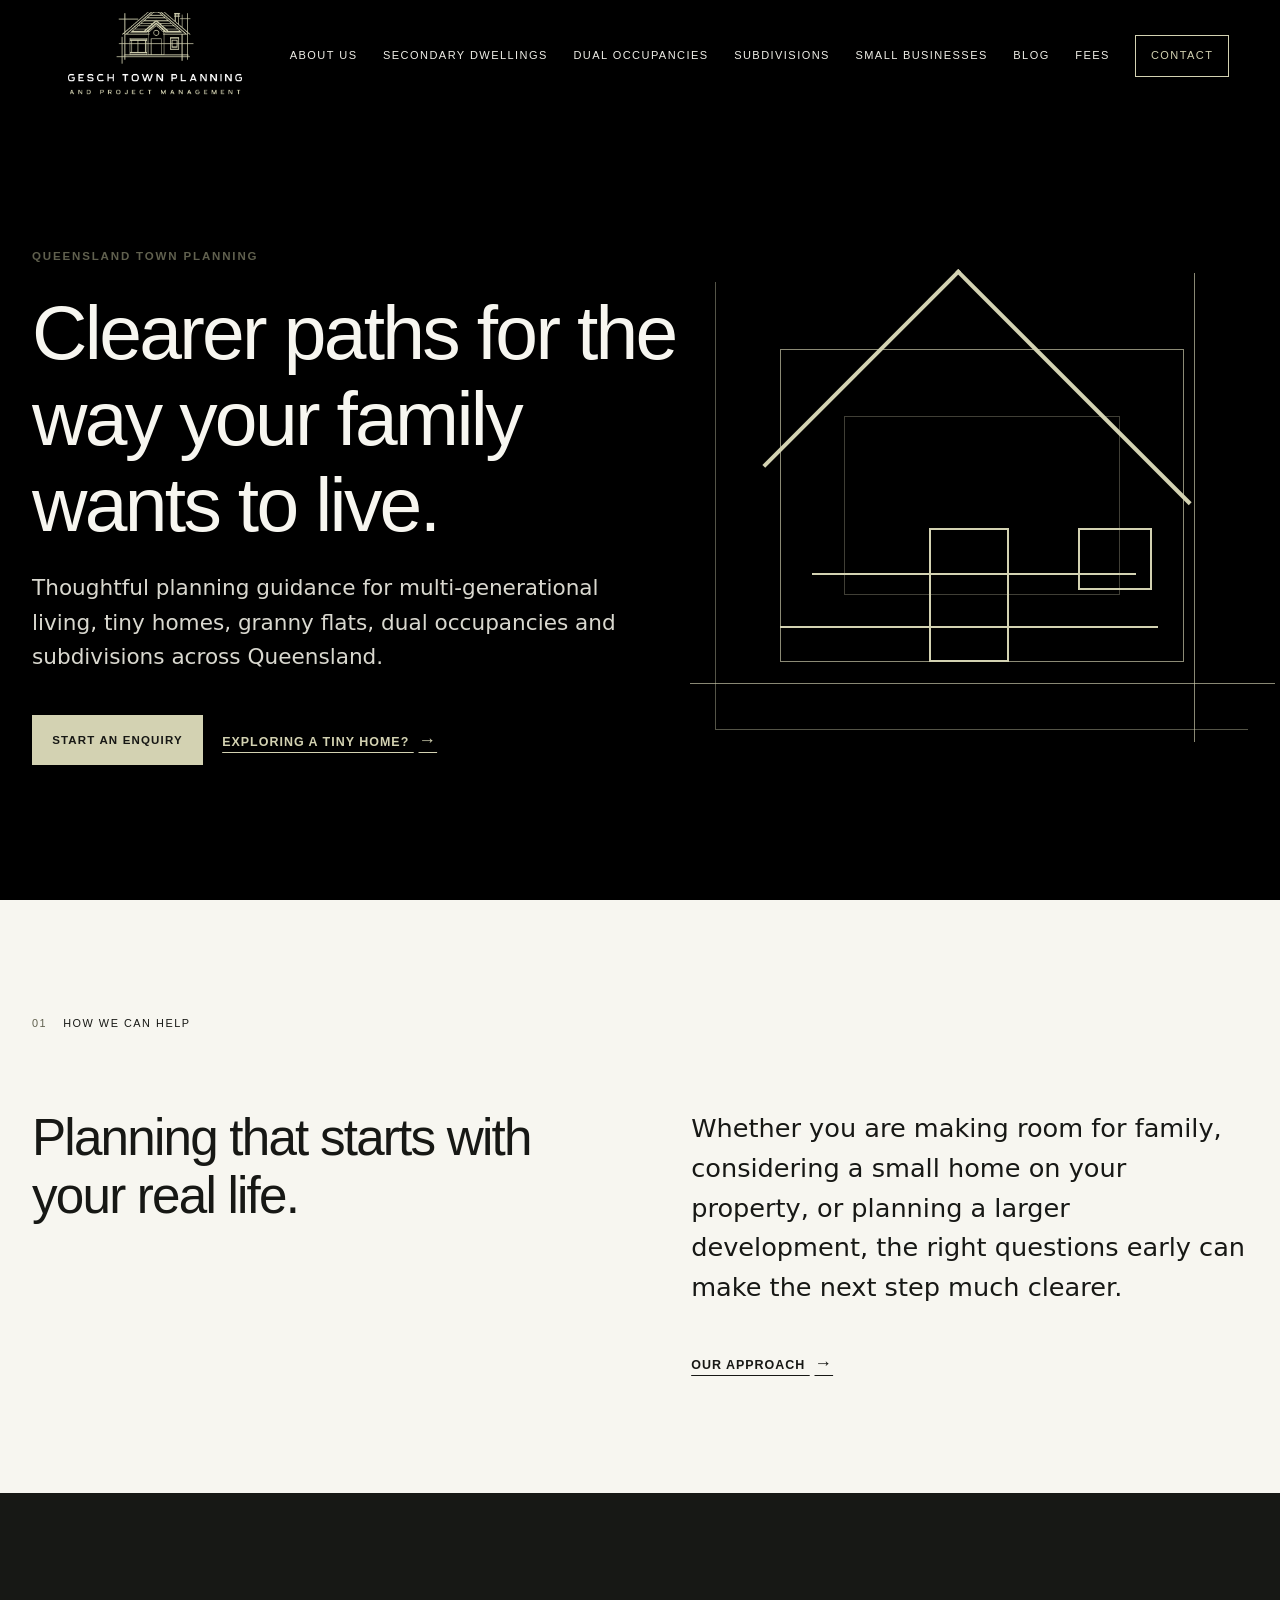
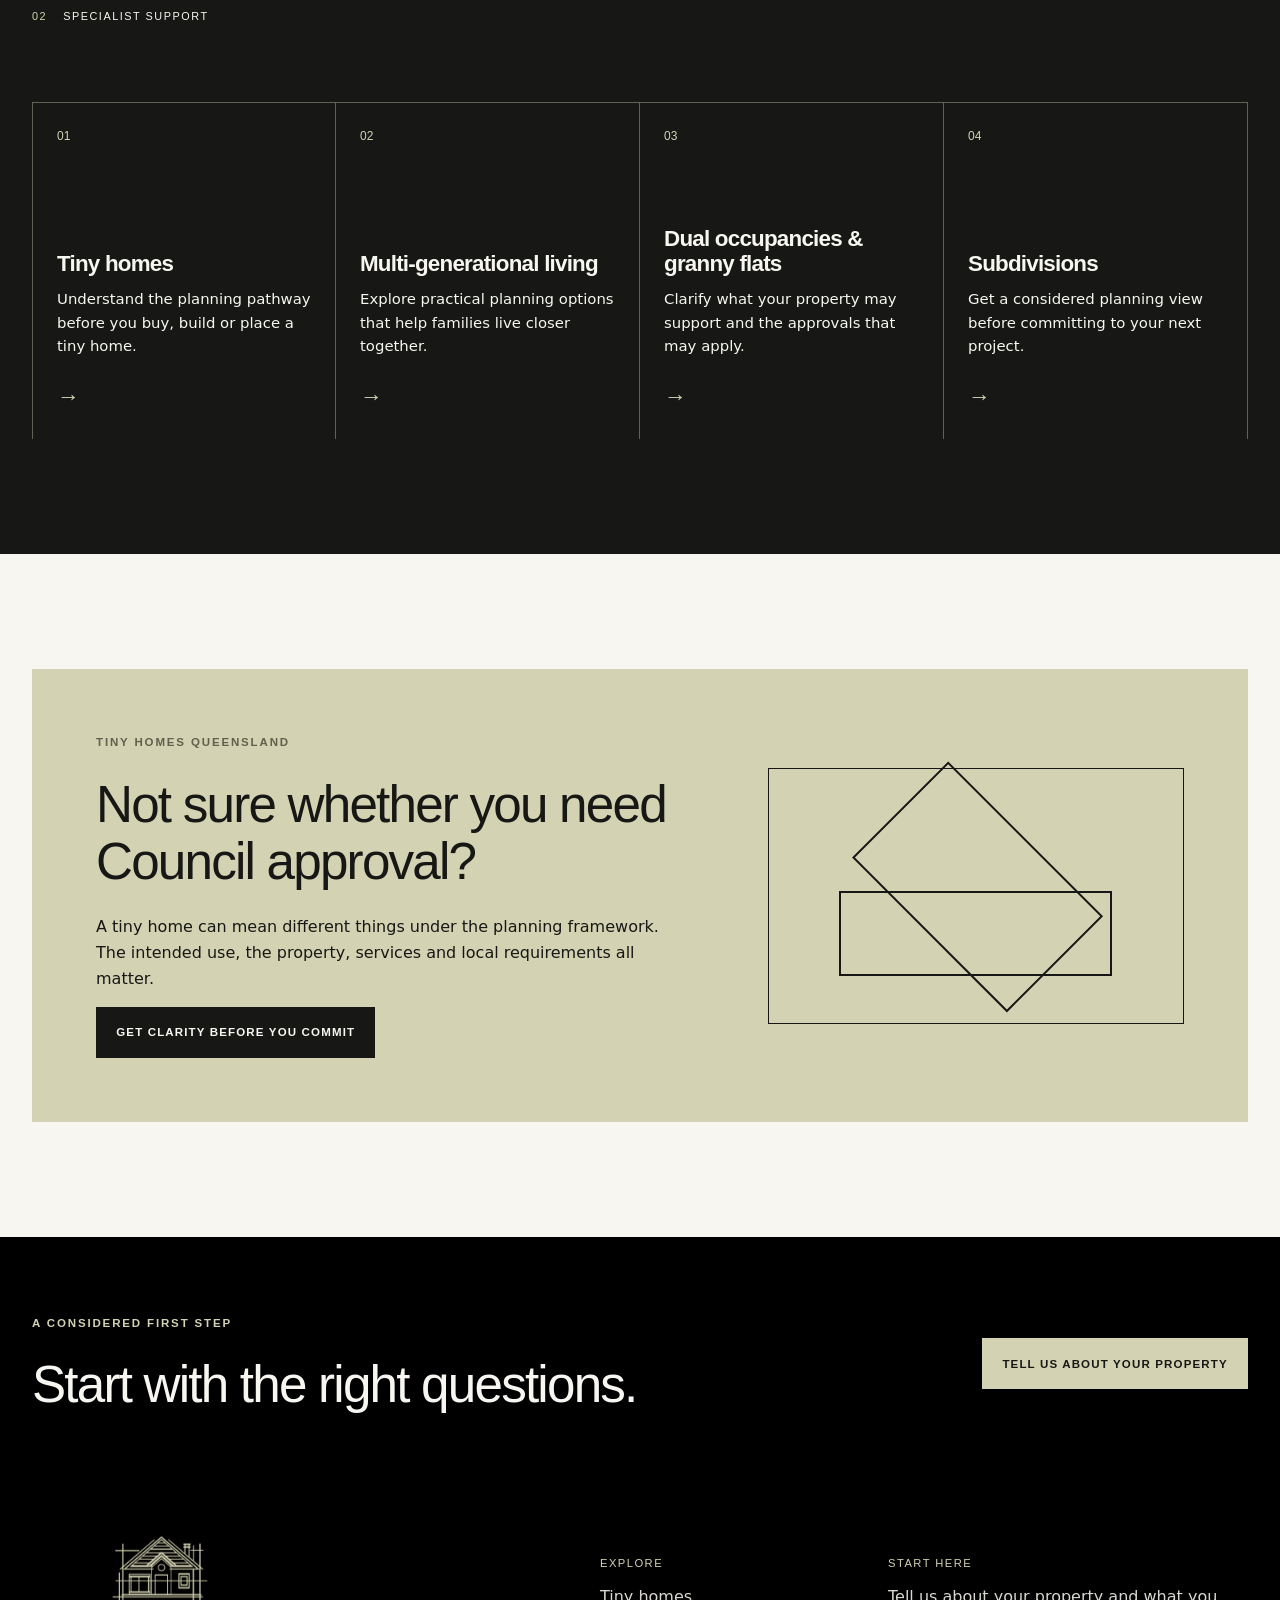
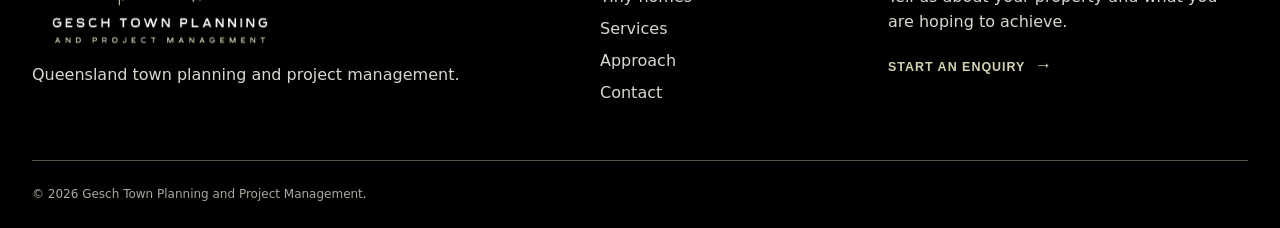
<file: preview/index.html>
<!doctype html>
<html lang="en-AU">
<head>
  <meta charset="utf-8">
  <meta name="viewport" content="width=device-width, initial-scale=1">
  <meta name="robots" content="noindex, nofollow">
  <meta name="description" content="Queensland town planning support for multi-generational living, tiny homes, granny flats, dual occupancies and subdivisions.">
  <meta property="og:title" content="Gesch Town Planning | Queensland planning support">
  <meta property="og:description" content="Clear, property-specific planning guidance for your next Queensland project.">
  <meta property="og:type" content="website">
  <meta property="og:url" content="https://geschdevelopments.com.au/">
  <meta property="og:image" content="https://geschdevelopments.com.au/assets/gesch-town-planning-logo.png">
  <link rel="canonical" href="https://geschdevelopments.com.au/preview/">
  <link rel="icon" href="/assets/favicon.svg" type="image/svg+xml">
  <link rel="stylesheet" href="/assets/styles.css">
  <title>Gesch Town Planning | Queensland planning support</title>
</head>
<body>
  <a class="skip-link" href="#main-content">Skip to content</a>
  <header class="site-header">
    <a class="brand" href="/" aria-label="Gesch Town Planning home"><img src="/assets/gesch-town-planning-logo.png" alt="Gesch Town Planning and Project Management"></a>
    <button class="menu-toggle" type="button" aria-expanded="false" aria-controls="site-nav"><span></span><span></span><span></span><span class="sr-only">Open menu</span></button>
    <nav class="site-nav" id="site-nav" aria-label="Primary navigation">
      <a href="/approach/">About us</a><a href="/tiny-homes-queensland/">Secondary dwellings</a><a href="/services/#dual-occupancies">Dual occupancies</a><a href="/services/#subdivisions">Subdivisions</a><a href="/fees/">Fees</a><a class="nav-cta" href="/contact/">Contact</a>
    </nav>
  </header>
  <main id="main-content">
    <section class="hero hero-home">
      <div class="hero-copy reveal">
        <p class="eyebrow">Queensland town planning</p>
        <h1>Clearer paths for the way your family wants to live.</h1>
        <p class="lede">Thoughtful planning guidance for multi-generational living, tiny homes, granny flats, dual occupancies and subdivisions across Queensland.</p>
        <div class="button-row"><a class="button button-stone" href="/contact/">Start an enquiry</a><a class="text-link light" href="/tiny-homes-queensland/">Exploring a tiny home? <span aria-hidden="true">→</span></a></div>
      </div>
      <div class="hero-drawing" aria-hidden="true"><div class="roof"></div><div class="house-line one"></div><div class="house-line two"></div><div class="house-door"></div><div class="house-window"></div><div class="plan-rule horizontal"></div><div class="plan-rule vertical"></div></div>
    </section>
    <section class="intro section">
      <div class="section-label"><span>01</span><p>How we can help</p></div>
      <div class="content-grid two-col"><div><h2>Planning that starts with your real life.</h2></div><div><p class="large-copy">Whether you are making room for family, considering a small home on your property, or planning a larger development, the right questions early can make the next step much clearer.</p><a class="text-link" href="/approach/">Our approach <span aria-hidden="true">→</span></a></div></div>
    </section>
    <section class="services-preview section section-ink">
      <div class="section-label light"><span>02</span><p>Specialist support</p></div>
      <div class="service-grid">
        <a class="service-card" href="/tiny-homes-queensland/"><span>01</span><h3>Tiny homes</h3><p>Understand the planning pathway before you buy, build or place a tiny home.</p><i aria-hidden="true">→</i></a>
        <a class="service-card" href="/services/#multigenerational"><span>02</span><h3>Multi-generational living</h3><p>Explore practical planning options that help families live closer together.</p><i aria-hidden="true">→</i></a>
        <a class="service-card" href="/services/#dual-occupancies"><span>03</span><h3>Dual occupancies &amp; granny flats</h3><p>Clarify what your property may support and the approvals that may apply.</p><i aria-hidden="true">→</i></a>
        <a class="service-card" href="/services/#subdivisions"><span>04</span><h3>Subdivisions</h3><p>Get a considered planning view before committing to your next project.</p><i aria-hidden="true">→</i></a>
      </div>
    </section>
    <section class="feature-section section">
      <div class="feature-panel">
        <div><p class="eyebrow">Tiny homes Queensland</p><h2>Not sure whether you need Council approval?</h2><p>A tiny home can mean different things under the planning framework. The intended use, the property, services and local requirements all matter.</p><a class="button button-dark" href="/tiny-homes-queensland/">Get clarity before you commit</a></div>
        <div class="line-art small-house" aria-hidden="true"></div>
      </div>
    </section>
    <section class="cta-band"><div><p class="eyebrow light">A considered first step</p><h2>Start with the right questions.</h2></div><a class="button button-stone" href="/contact/">Tell us about your property</a></section>
  </main>
  <footer class="site-footer"><div class="footer-grid"><div><img class="footer-logo" src="/assets/gesch-town-planning-logo.png" alt="Gesch Town Planning and Project Management"><p>Queensland town planning and project management.</p></div><div><p class="footer-label">Explore</p><a href="/tiny-homes-queensland/">Tiny homes</a><a href="/services/">Services</a><a href="/approach/">Approach</a><a href="/contact/">Contact</a></div><div><p class="footer-label">Start here</p><p>Tell us about your property and what you are hoping to achieve.</p><a class="text-link light" href="/contact/">Start an enquiry <span aria-hidden="true">→</span></a></div></div><p class="copyright">© <span data-current-year></span> Gesch Town Planning and Project Management.</p></footer>
  <script src="/assets/config.js"></script><script src="/assets/site.js"></script>
</body>
</html>
</file>
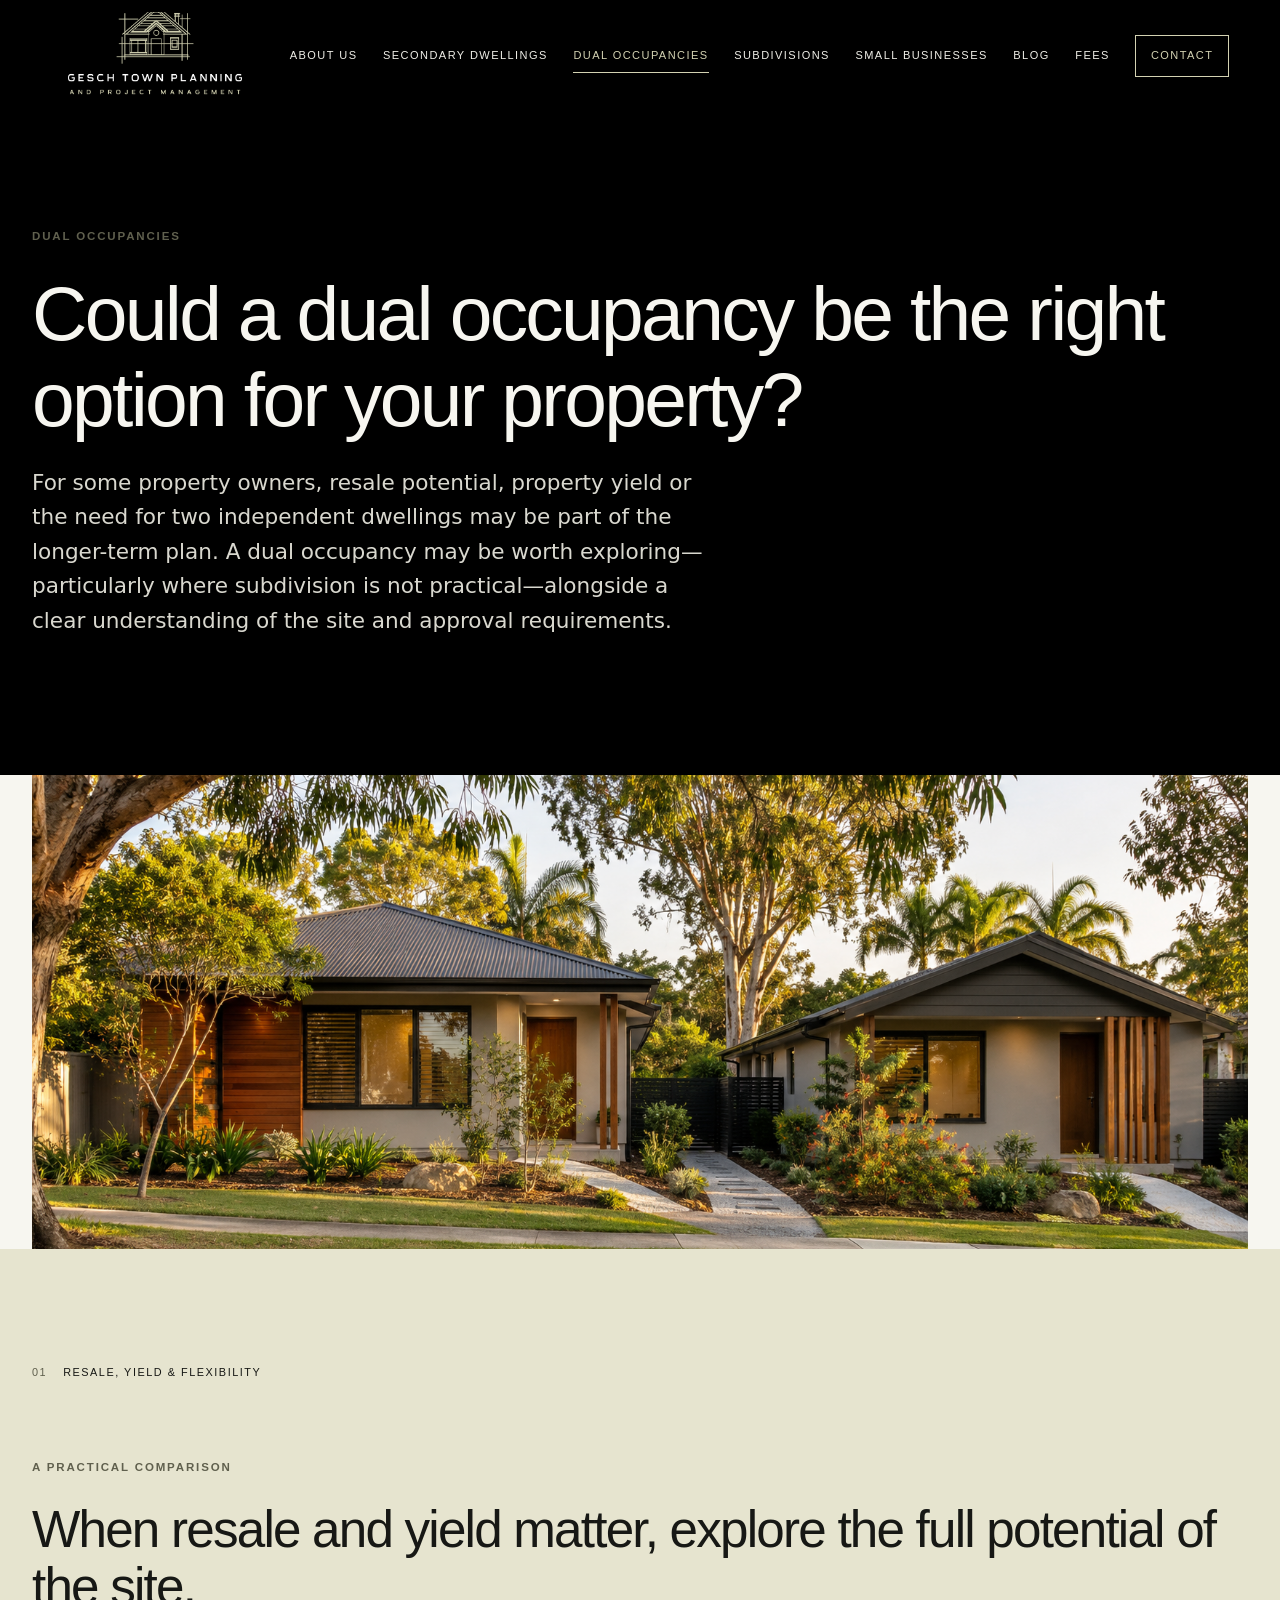
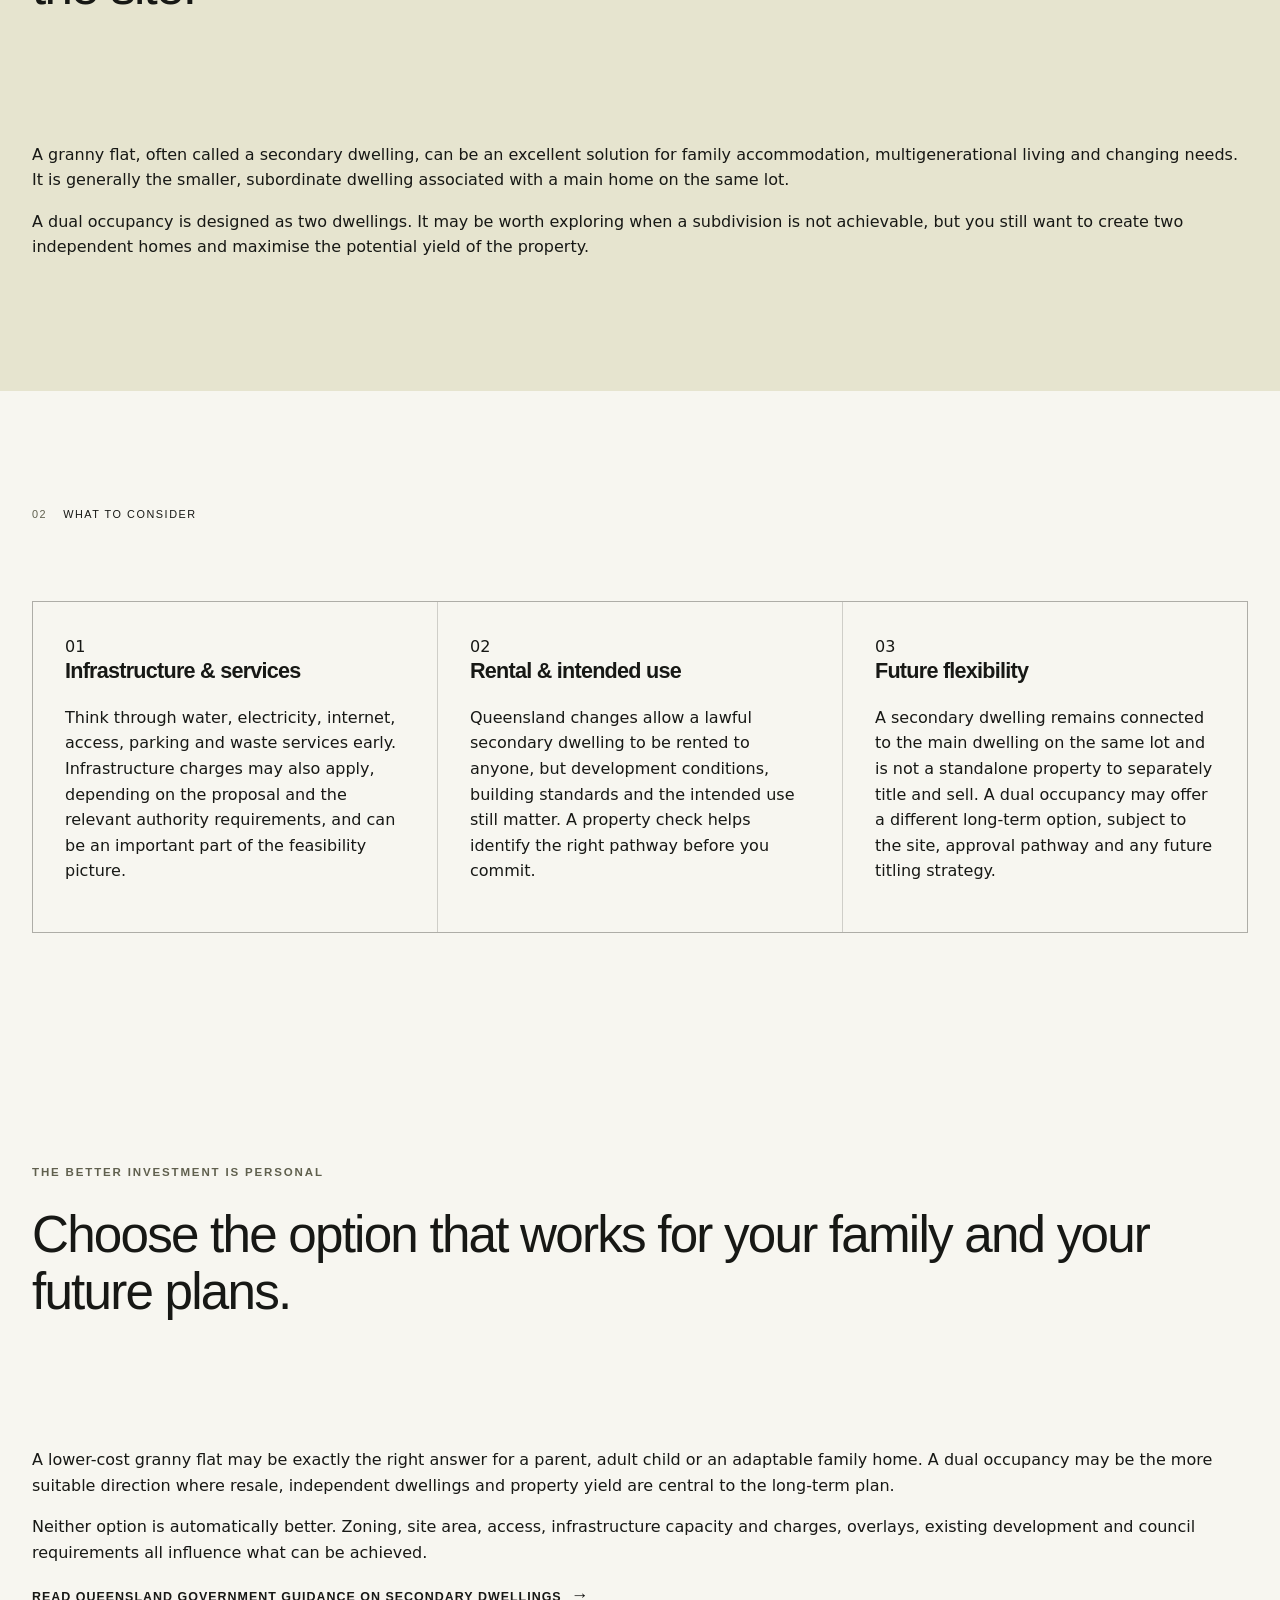
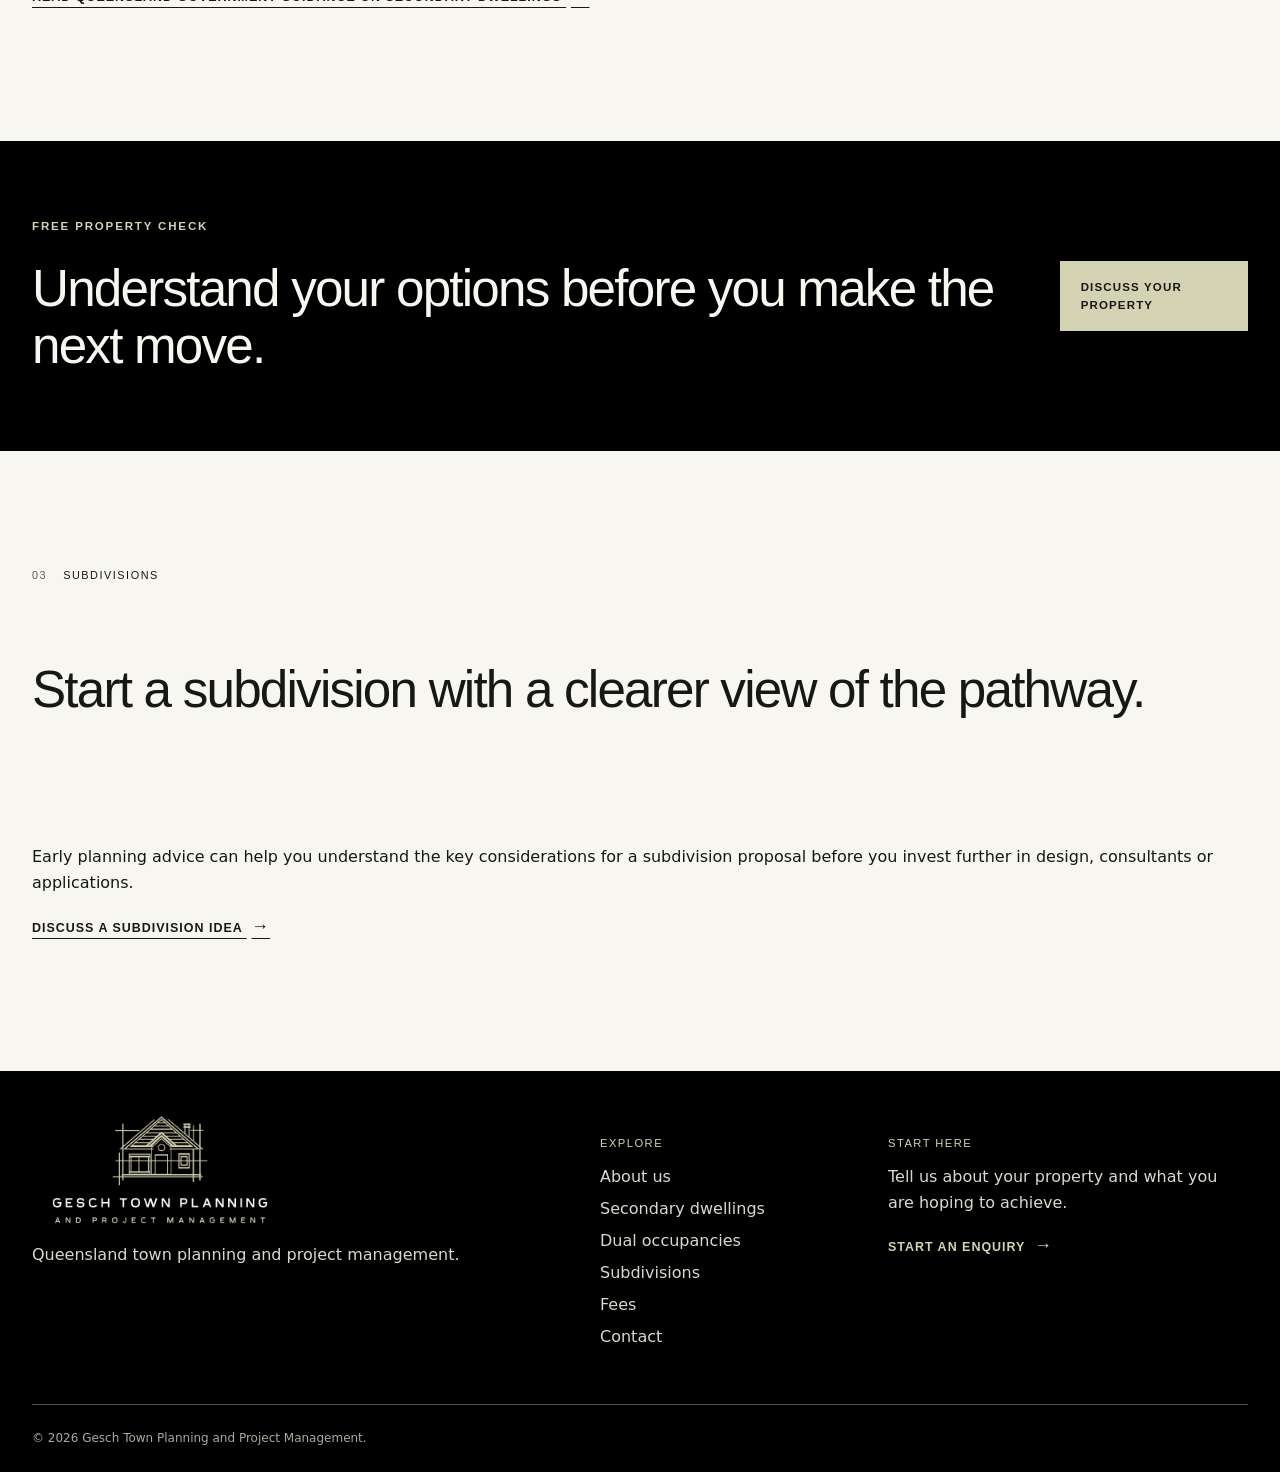
<file: services/index.html>
<!doctype html>
<html lang="en-AU">
<head>
  <meta charset="utf-8">
  <meta name="viewport" content="width=device-width, initial-scale=1">
  <meta name="description" content="Compare a dual occupancy and granny flat for your Queensland property with considered planning advice from Gesch Town Planning.">
  <meta property="og:title" content="Dual occupancy vs granny flat | Gesch Town Planning">
  <meta property="og:description" content="Find the right way to add a second dwelling to your Queensland property.">
  <meta property="og:type" content="website">
  <meta property="og:url" content="https://geschdevelopments.com.au/services/">
  <link rel="canonical" href="https://geschdevelopments.com.au/services/">
  <link rel="icon" href="/assets/favicon.svg" type="image/svg+xml">
  <link rel="stylesheet" href="/assets/styles.css"><link rel="stylesheet" href="/assets/feature-images.css">
  <title>Dual occupancy vs granny flat | Gesch Town Planning</title>
</head>
<body>
  <a class="skip-link" href="#main-content">Skip to content</a>
  <header class="site-header">
    <a class="brand" href="/" aria-label="Gesch Town Planning home"><img src="/assets/gesch-town-planning-logo.png" alt="Gesch Town Planning and Project Management"></a>
    <button class="menu-toggle" type="button" aria-expanded="false" aria-controls="site-nav"><span></span><span></span><span></span><span class="sr-only">Open menu</span></button>
    <nav class="site-nav" id="site-nav" aria-label="Primary navigation">
      <a href="/approach/">About us</a>
      <a href="/tiny-homes-queensland/">Secondary dwellings</a>
      <a class="is-current" href="#dual-occupancies">Dual occupancies</a>
      <a href="#subdivisions">Subdivisions</a>
      <a href="/fees/">Fees</a>
      <a class="nav-cta" href="/contact/">Contact</a>
    </nav>
  </header>
  <main id="main-content">
    <section class="page-hero">
      <p class="eyebrow">Dual occupancies</p>
      <h1>Could a dual occupancy be the right option for your property?</h1>
      <p class="lede">For some property owners, resale potential, property yield or the need for two independent dwellings may be part of the longer-term plan. A dual occupancy may be worth exploring—particularly where subdivision is not practical—alongside a clear understanding of the site and approval requirements.</p>
    </section>
    <figure class="page-feature-image"><img src="/assets/dual-occupancy-homes.png" alt="Two independent homes on a leafy Queensland residential property"></figure>
    <section class="section section-stone" id="dual-occupancies">
      <div class="section-label"><span>01</span><p>Resale, yield &amp; flexibility</p></div>
      <div class="content-grid">
        <div><p class="eyebrow">A practical comparison</p><h2>When resale and yield matter, explore the full potential of the site.</h2></div>
        <div><p>A granny flat, often called a secondary dwelling, can be an excellent solution for family accommodation, multigenerational living and changing needs. It is generally the smaller, subordinate dwelling associated with a main home on the same lot.</p><p>A dual occupancy is designed as two dwellings. It may be worth exploring when a subdivision is not achievable, but you still want to create two independent homes and maximise the potential yield of the property.</p></div>
      </div>
    </section>
    <section class="section">
      <div class="section-label"><span>02</span><p>What to consider</p></div>
      <div class="question-grid">
        <article><span class="question-number">01</span><h3>Infrastructure &amp; services</h3><p>Think through water, electricity, internet, access, parking and waste services early. Infrastructure charges may also apply, depending on the proposal and the relevant authority requirements, and can be an important part of the feasibility picture.</p></article>
        <article><span class="question-number">02</span><h3>Rental &amp; intended use</h3><p>Queensland changes allow a lawful secondary dwelling to be rented to anyone, but development conditions, building standards and the intended use still matter. A property check helps identify the right pathway before you commit.</p></article>
        <article><span class="question-number">03</span><h3>Future flexibility</h3><p>A secondary dwelling remains connected to the main dwelling on the same lot and is not a standalone property to separately title and sell. A dual occupancy may offer a different long-term option, subject to the site, approval pathway and any future titling strategy.</p></article>
      </div>
    </section>
    <section class="section section-paper">
      <div class="content-grid">
        <div><p class="eyebrow">The better investment is personal</p><h2>Choose the option that works for your family and your future plans.</h2></div>
        <div><p>A lower-cost granny flat may be exactly the right answer for a parent, adult child or an adaptable family home. A dual occupancy may be the more suitable direction where resale, independent dwellings and property yield are central to the long-term plan.</p><p>Neither option is automatically better. Zoning, site area, access, infrastructure capacity and charges, overlays, existing development and council requirements all influence what can be achieved.</p><p><a class="text-link" href="https://www.planning.qld.gov.au/planning-issues-and-interests/granny-flats" target="_blank" rel="noopener">Read Queensland Government guidance on secondary dwellings <span aria-hidden="true">→</span></a></p></div>
      </div>
    </section>
    <section class="cta-band">
      <div><p class="eyebrow light">Free property check</p><h2>Understand your options before you make the next move.</h2></div>
      <a class="button button-stone" href="/contact/">Discuss your property</a>
    </section>
    <section class="section" id="subdivisions">
      <div class="section-label"><span>03</span><p>Subdivisions</p></div>
      <div class="content-grid"><div><h2>Start a subdivision with a clearer view of the pathway.</h2></div><div><p>Early planning advice can help you understand the key considerations for a subdivision proposal before you invest further in design, consultants or applications.</p><p><a class="text-link" href="/contact/">Discuss a subdivision idea <span aria-hidden="true">→</span></a></p></div></div>
    </section>
  </main>
  <footer class="site-footer">
    <div class="footer-grid"><div><img class="footer-logo" src="/assets/gesch-town-planning-logo.png" alt="Gesch Town Planning and Project Management"><p>Queensland town planning and project management.</p></div><div><p class="footer-label">Explore</p><a href="/approach/">About us</a><a href="/tiny-homes-queensland/">Secondary dwellings</a><a href="#dual-occupancies">Dual occupancies</a><a href="#subdivisions">Subdivisions</a><a href="/fees/">Fees</a><a href="/contact/">Contact</a></div><div><p class="footer-label">Start here</p><p>Tell us about your property and what you are hoping to achieve.</p><a class="text-link light" href="/contact/">Start an enquiry <span aria-hidden="true">→</span></a></div></div>
    <p class="copyright">© <span data-current-year></span> Gesch Town Planning and Project Management.</p>
  </footer>
  <script src="/assets/config.js"></script><script src="/assets/site.js"></script>
</body>
</html>
</file>
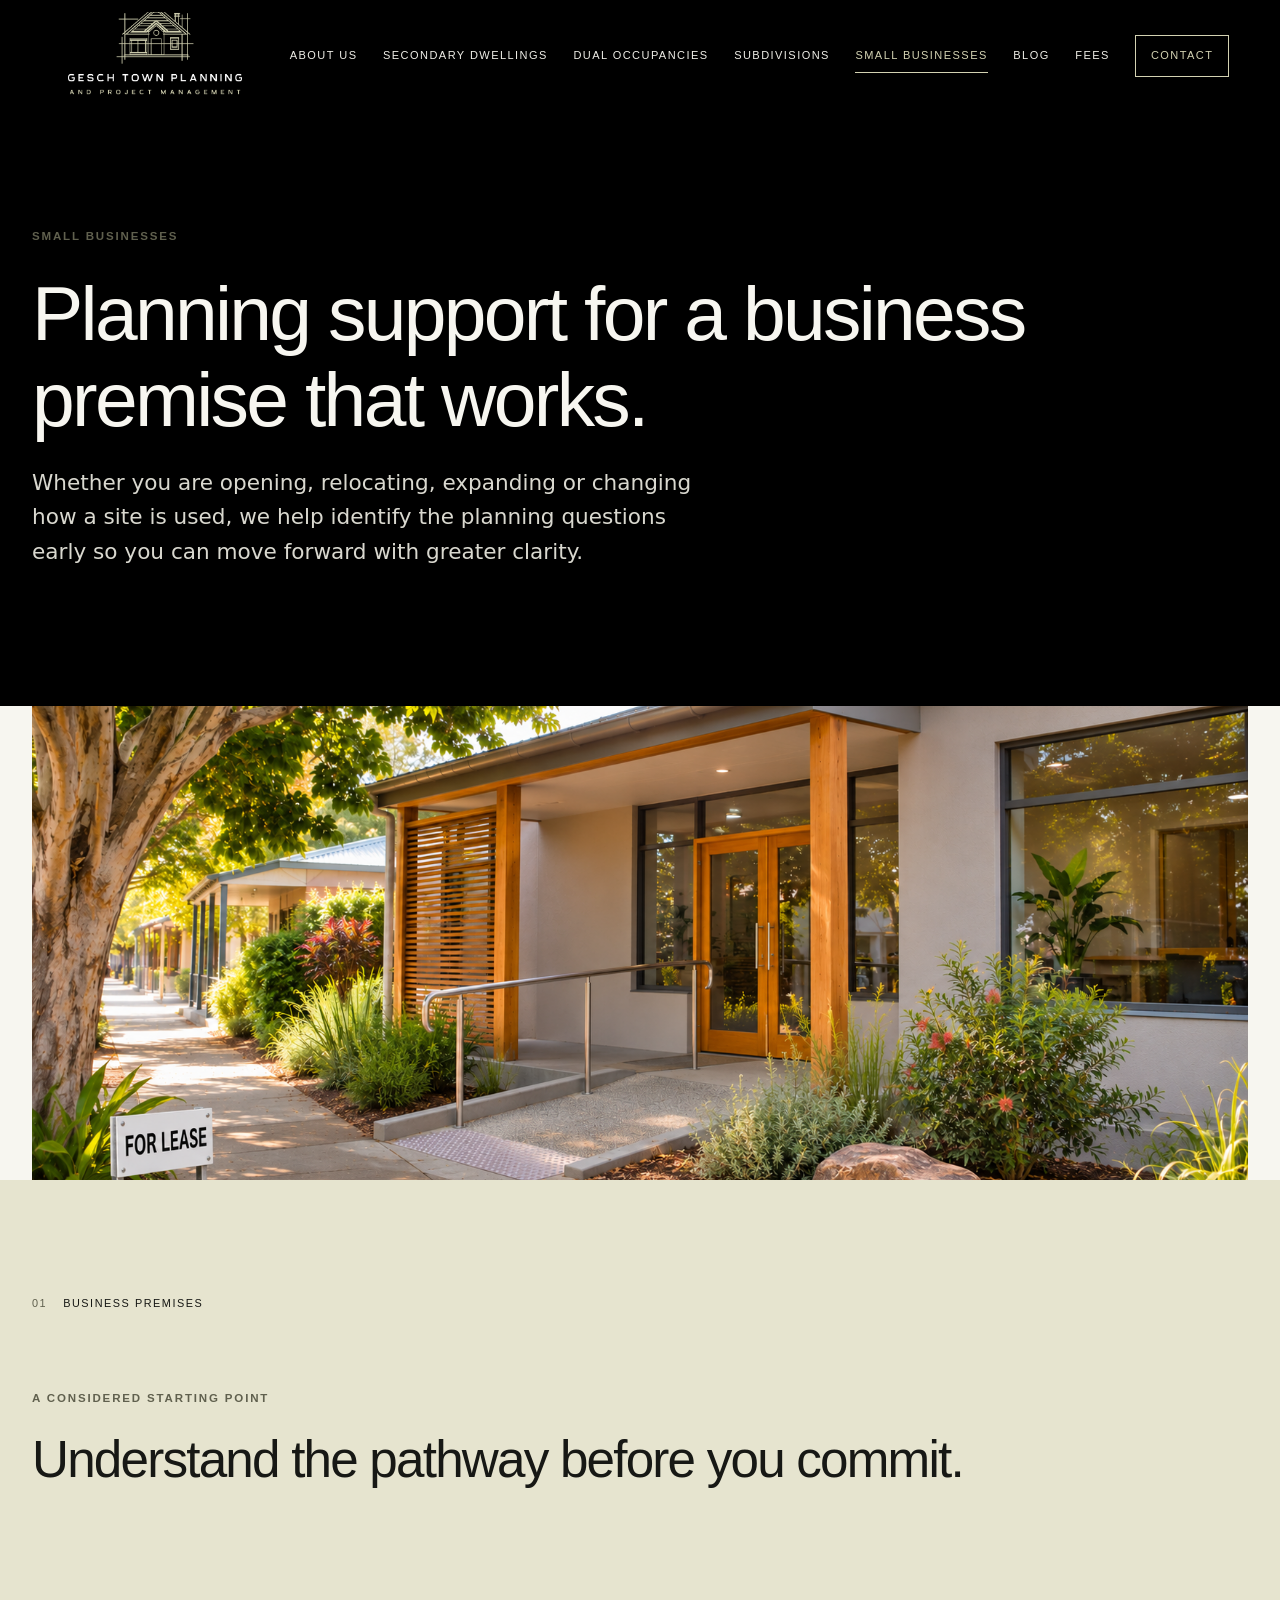
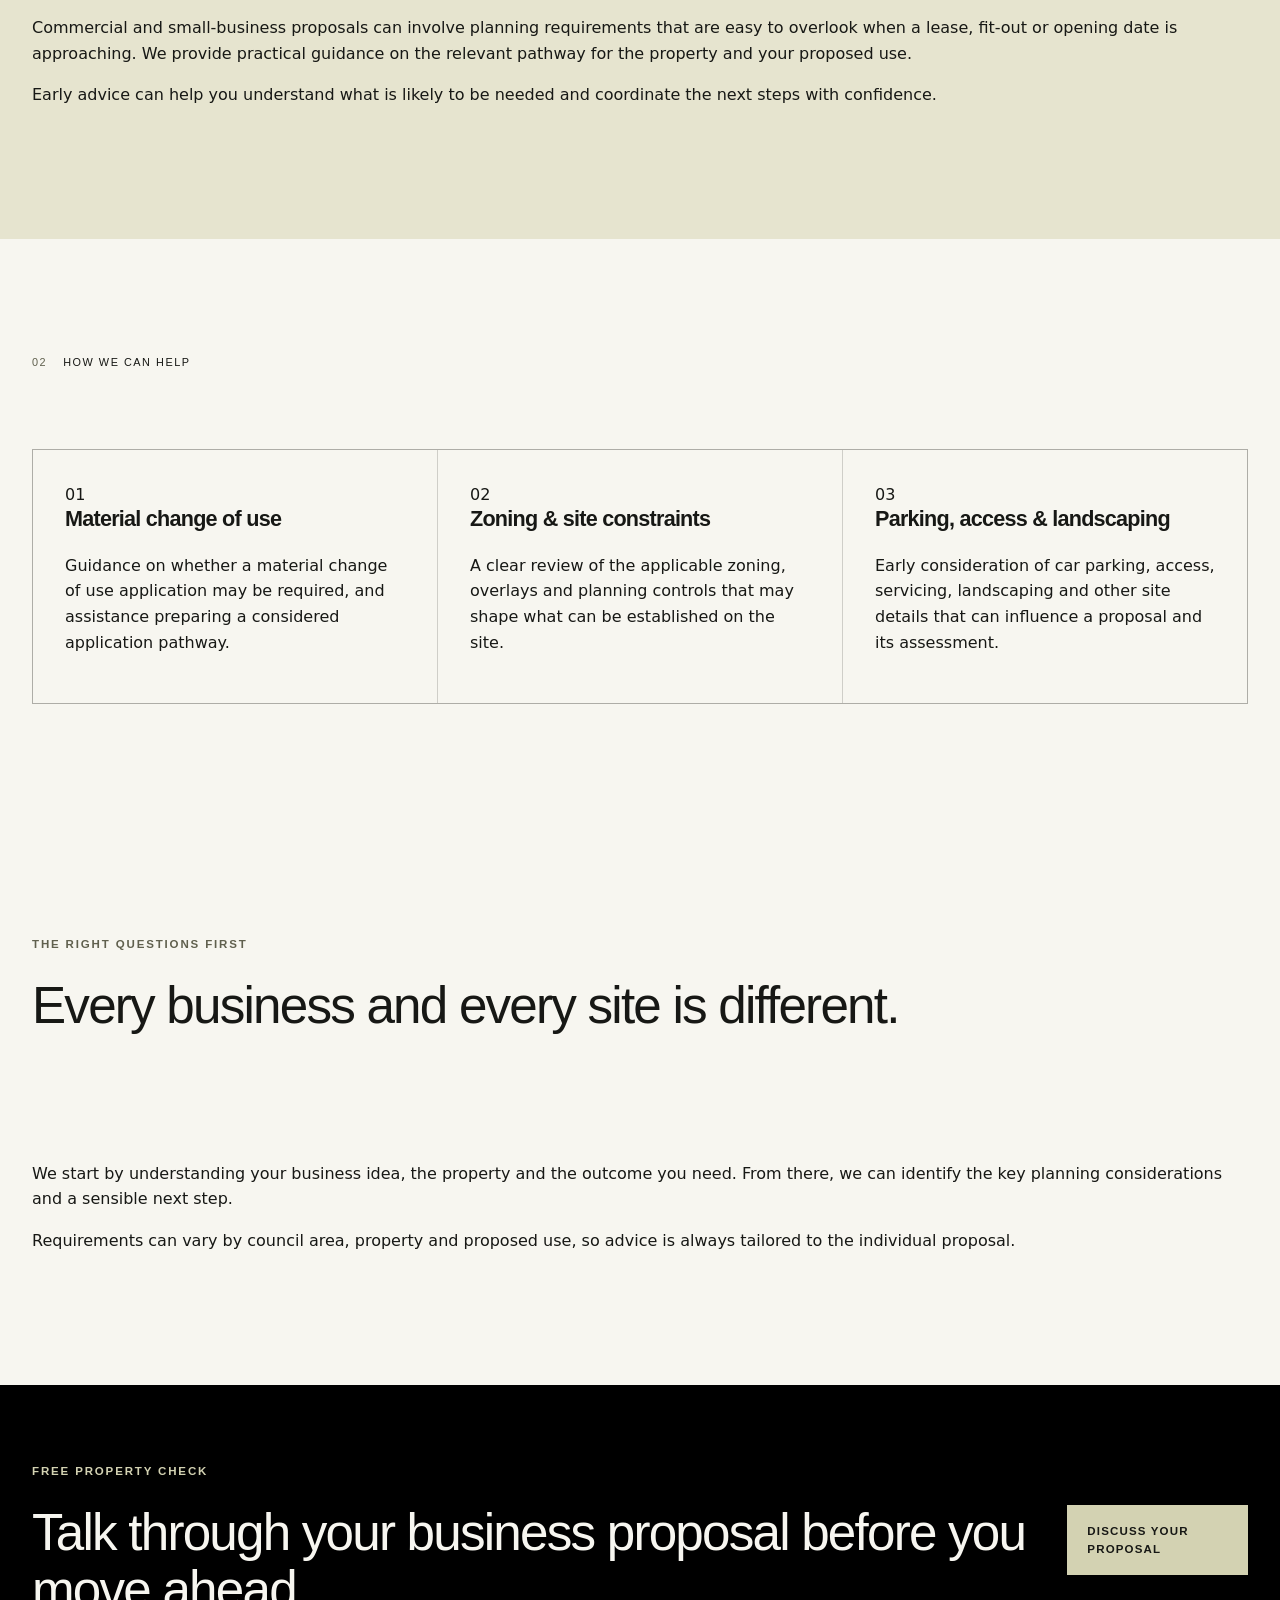
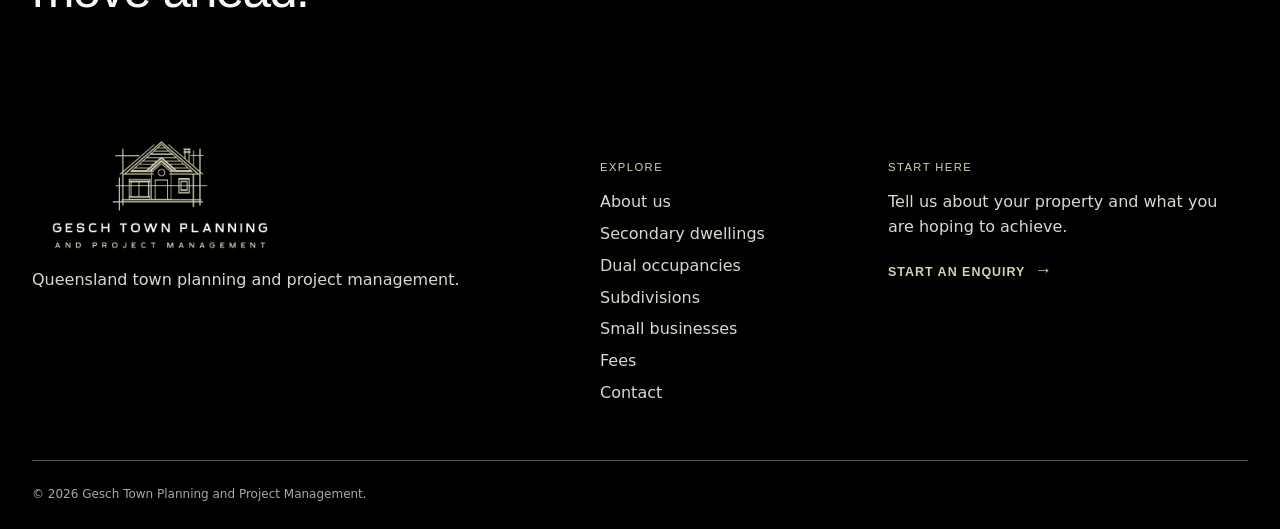
<file: small-businesses/index.html>
<!doctype html>
<html lang="en-AU">
<head>
  <meta charset="utf-8">
  <meta name="viewport" content="width=device-width, initial-scale=1">
  <meta name="description" content="Town planning support for Queensland small businesses, including material change of use applications, zoning, parking and landscaping requirements.">
  <meta property="og:title" content="Small business planning support | Gesch Town Planning">
  <meta property="og:description" content="Practical planning guidance for Queensland small business premises and proposals.">
  <meta property="og:type" content="website">
  <meta property="og:url" content="https://geschdevelopments.com.au/small-businesses/">
  <link rel="canonical" href="https://geschdevelopments.com.au/small-businesses/">
  <link rel="icon" href="/assets/favicon.svg" type="image/svg+xml">
  <link rel="stylesheet" href="/assets/styles.css"><link rel="stylesheet" href="/assets/feature-images.css">
  <title>Small business planning support | Gesch Town Planning</title>
</head>
<body>
  <a class="skip-link" href="#main-content">Skip to content</a>
  <header class="site-header">
    <a class="brand" href="/" aria-label="Gesch Town Planning home"><img src="/assets/gesch-town-planning-logo.png" alt="Gesch Town Planning and Project Management"></a>
    <button class="menu-toggle" type="button" aria-expanded="false" aria-controls="site-nav"><span></span><span></span><span></span><span class="sr-only">Open menu</span></button>
    <nav class="site-nav" id="site-nav" aria-label="Primary navigation">
      <a href="/approach/">About us</a><a href="/tiny-homes-queensland/">Secondary dwellings</a><a href="/services/#dual-occupancies">Dual occupancies</a><a href="/services/#subdivisions">Subdivisions</a><a class="is-current" data-small-businesses-link href="/small-businesses/">Small businesses</a><a href="/fees/">Fees</a><a class="nav-cta" href="/contact/">Contact</a>
    </nav>
  </header>
  <main id="main-content">
    <section class="page-hero">
      <p class="eyebrow">Small businesses</p>
      <h1>Planning support for a business premise that works.</h1>
      <p class="lede">Whether you are opening, relocating, expanding or changing how a site is used, we help identify the planning questions early so you can move forward with greater clarity.</p>
    </section>
    <figure class="page-feature-image"><img src="/assets/small-business-premises-for-lease.png" alt="Landscaped small professional business premises with a for lease sign"></figure>
    <section class="section section-stone">
      <div class="section-label"><span>01</span><p>Business premises</p></div>
      <div class="content-grid"><div><p class="eyebrow">A considered starting point</p><h2>Understand the pathway before you commit.</h2></div><div><p>Commercial and small-business proposals can involve planning requirements that are easy to overlook when a lease, fit-out or opening date is approaching. We provide practical guidance on the relevant pathway for the property and your proposed use.</p><p>Early advice can help you understand what is likely to be needed and coordinate the next steps with confidence.</p></div></div>
    </section>
    <section class="section">
      <div class="section-label"><span>02</span><p>How we can help</p></div>
      <div class="question-grid">
        <article><span class="question-number">01</span><h3>Material change of use</h3><p>Guidance on whether a material change of use application may be required, and assistance preparing a considered application pathway.</p></article>
        <article><span class="question-number">02</span><h3>Zoning &amp; site constraints</h3><p>A clear review of the applicable zoning, overlays and planning controls that may shape what can be established on the site.</p></article>
        <article><span class="question-number">03</span><h3>Parking, access &amp; landscaping</h3><p>Early consideration of car parking, access, servicing, landscaping and other site details that can influence a proposal and its assessment.</p></article>
      </div>
    </section>
    <section class="section section-paper">
      <div class="content-grid"><div><p class="eyebrow">The right questions first</p><h2>Every business and every site is different.</h2></div><div><p>We start by understanding your business idea, the property and the outcome you need. From there, we can identify the key planning considerations and a sensible next step.</p><p>Requirements can vary by council area, property and proposed use, so advice is always tailored to the individual proposal.</p></div></div>
    </section>
    <section class="cta-band"><div><p class="eyebrow light">Free property check</p><h2>Talk through your business proposal before you move ahead.</h2></div><a class="button button-stone" href="/contact/">Discuss your proposal</a></section>
  </main>
  <footer class="site-footer"><div class="footer-grid"><div><img class="footer-logo" src="/assets/gesch-town-planning-logo.png" alt="Gesch Town Planning and Project Management"><p>Queensland town planning and project management.</p></div><div><p class="footer-label">Explore</p><a href="/approach/">About us</a><a href="/tiny-homes-queensland/">Secondary dwellings</a><a href="/services/#dual-occupancies">Dual occupancies</a><a href="/services/#subdivisions">Subdivisions</a><a href="/small-businesses/">Small businesses</a><a href="/fees/">Fees</a><a href="/contact/">Contact</a></div><div><p class="footer-label">Start here</p><p>Tell us about your property and what you are hoping to achieve.</p><a class="text-link light" href="/contact/">Start an enquiry <span aria-hidden="true">→</span></a></div></div><p class="copyright">© <span data-current-year></span> Gesch Town Planning and Project Management.</p></footer>
  <script src="/assets/config.js"></script><script src="/assets/site.js"></script>
</body>
</html>
</file>
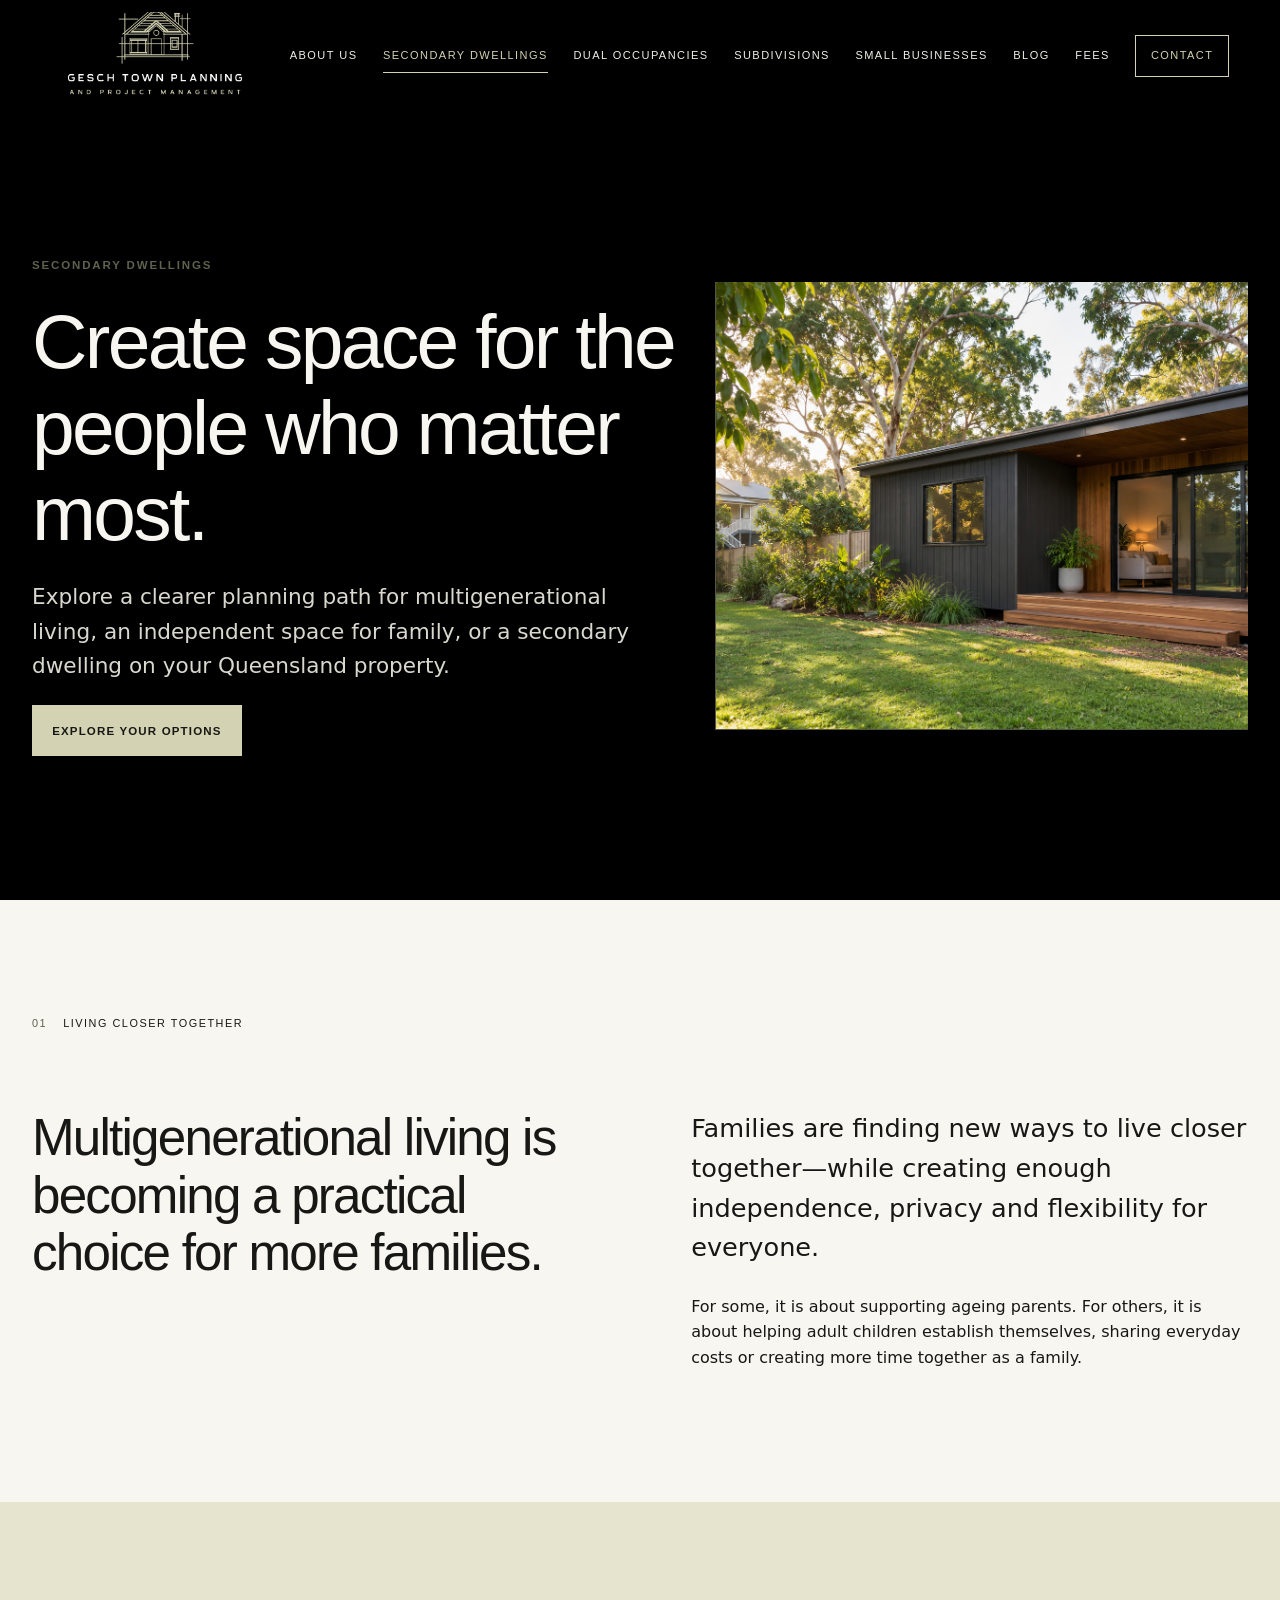
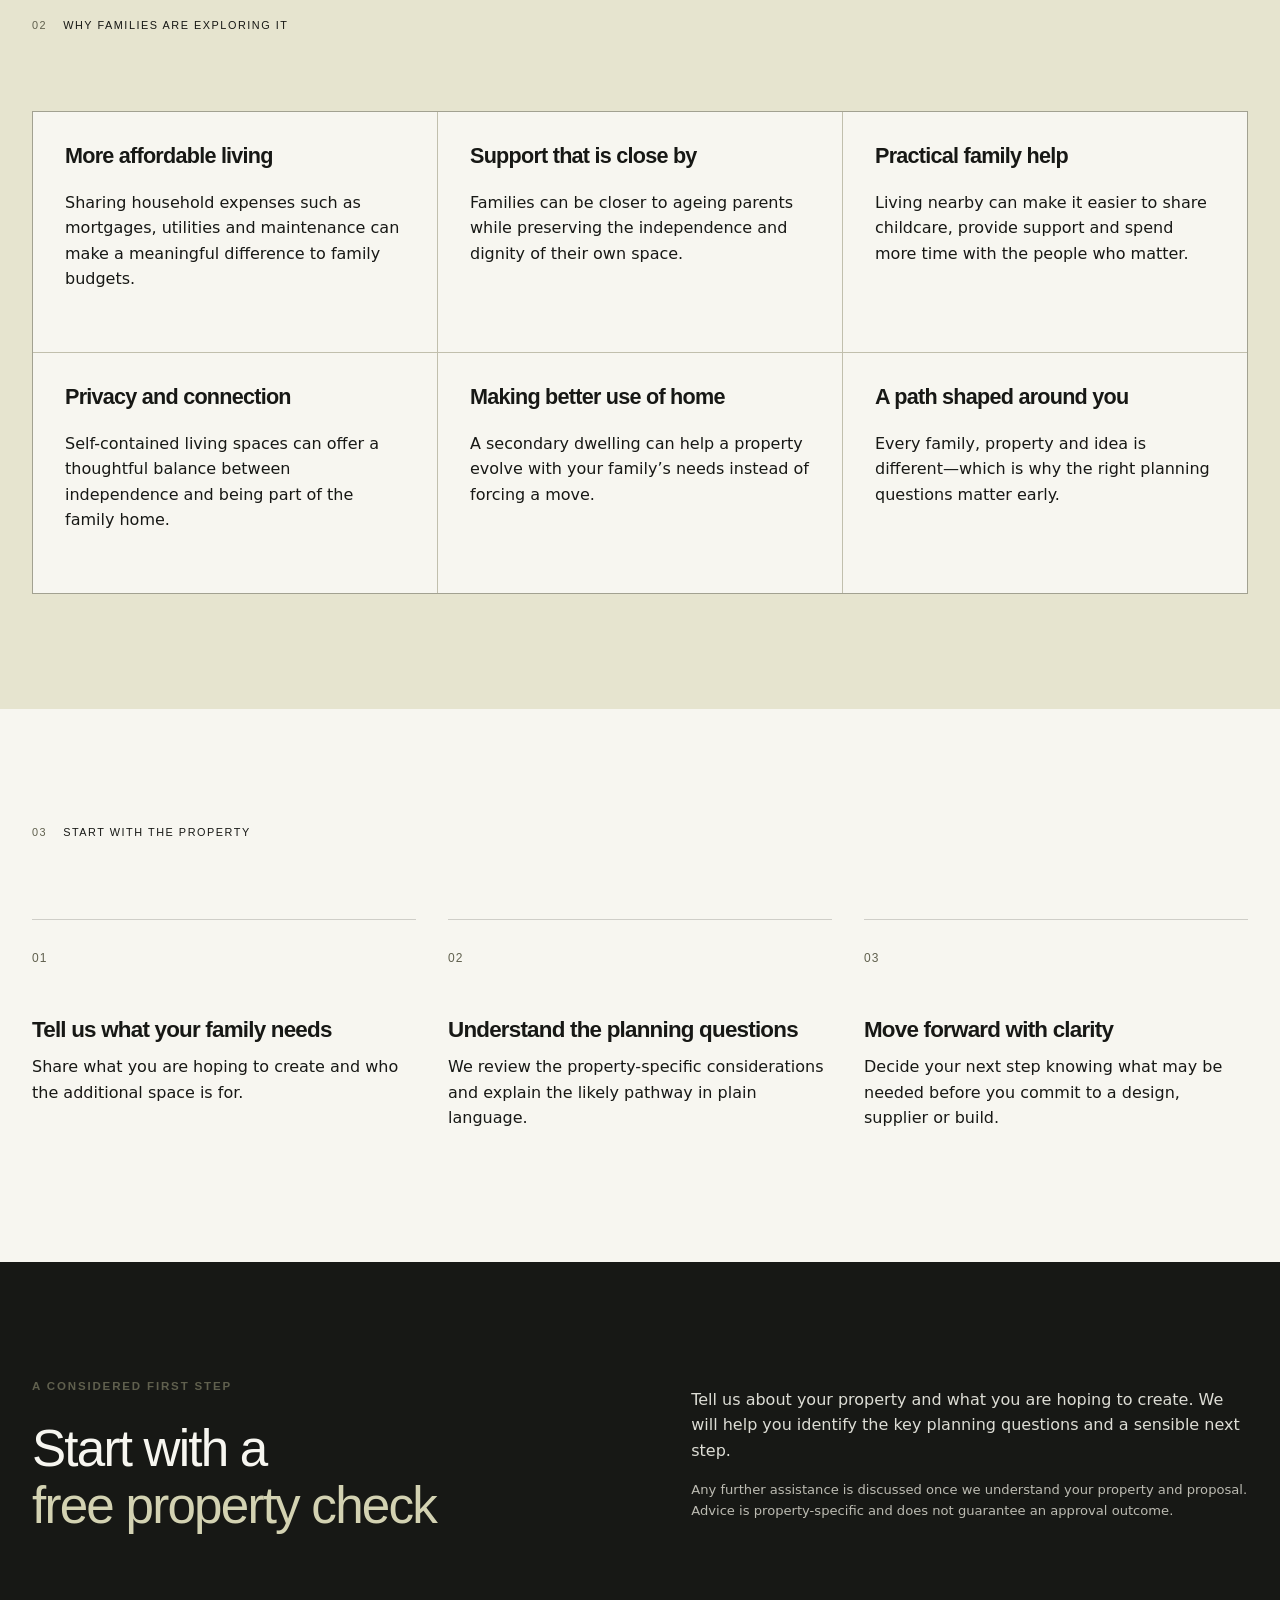
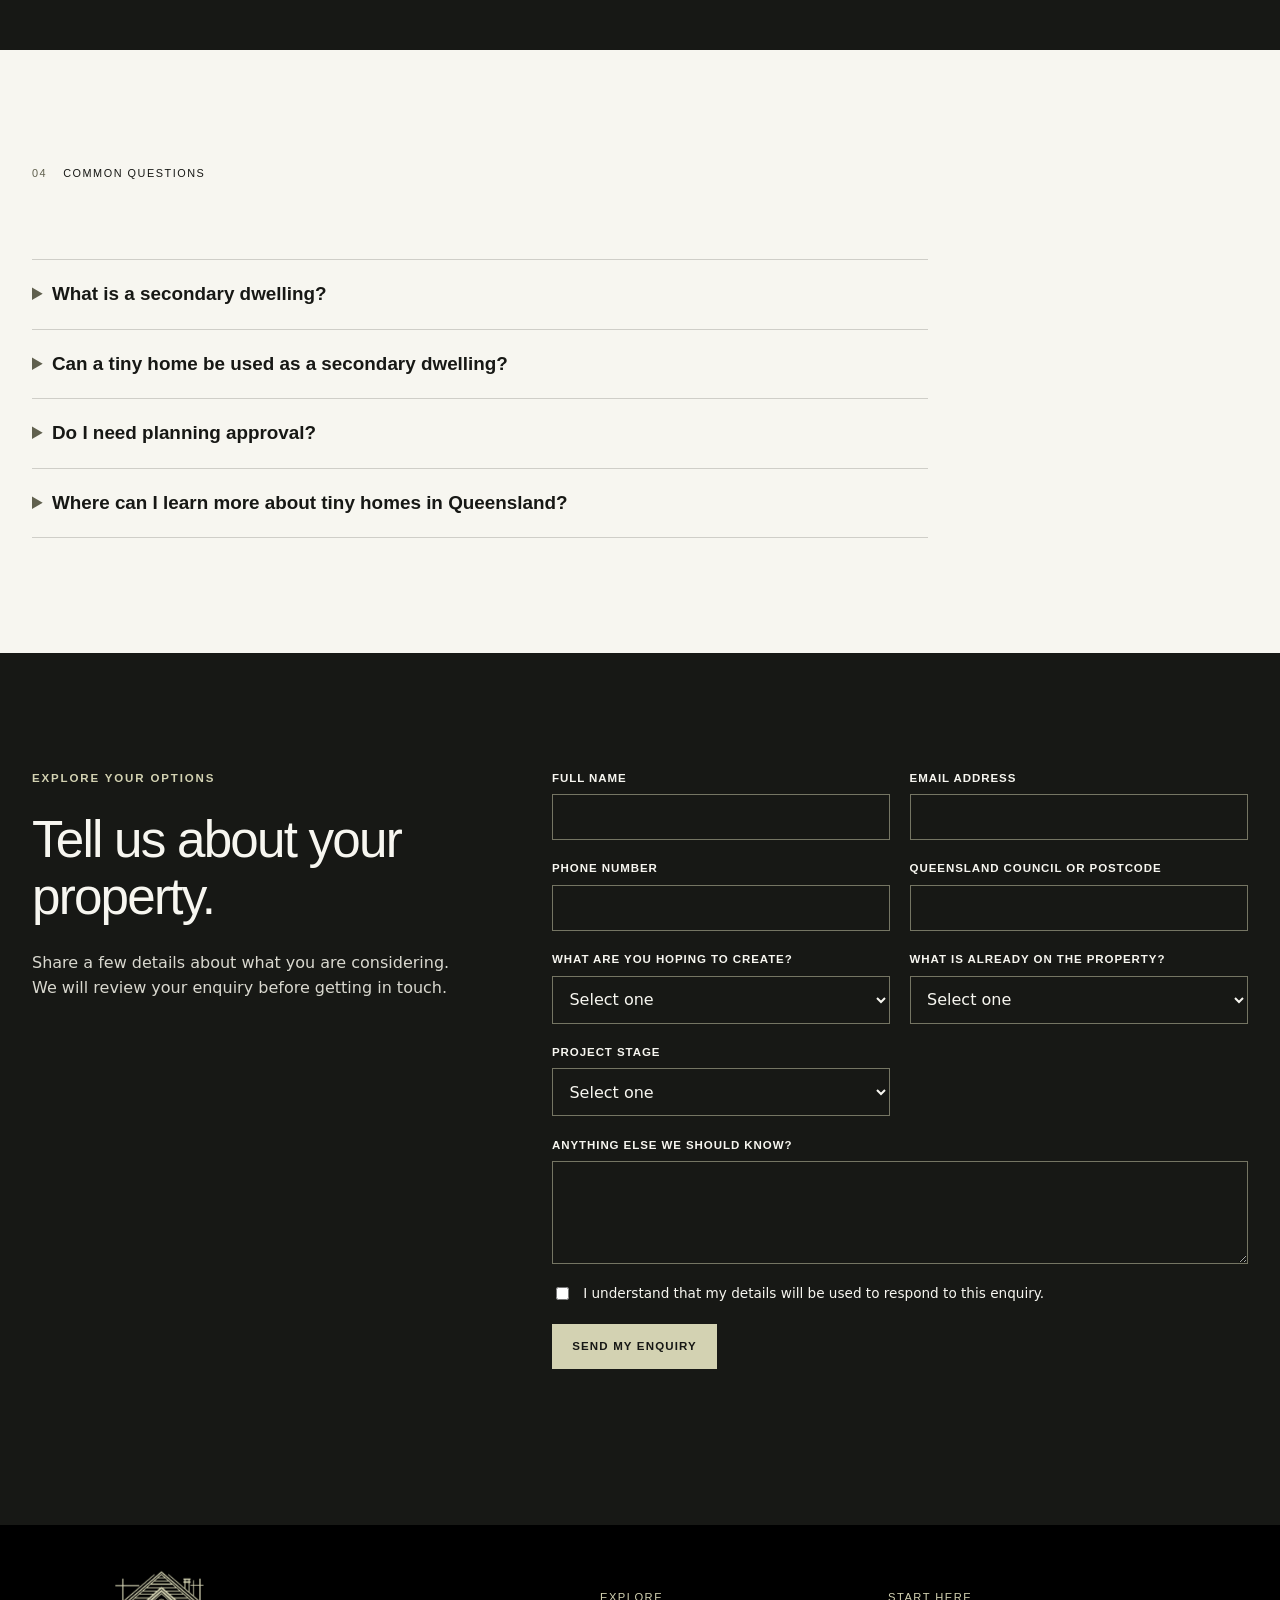
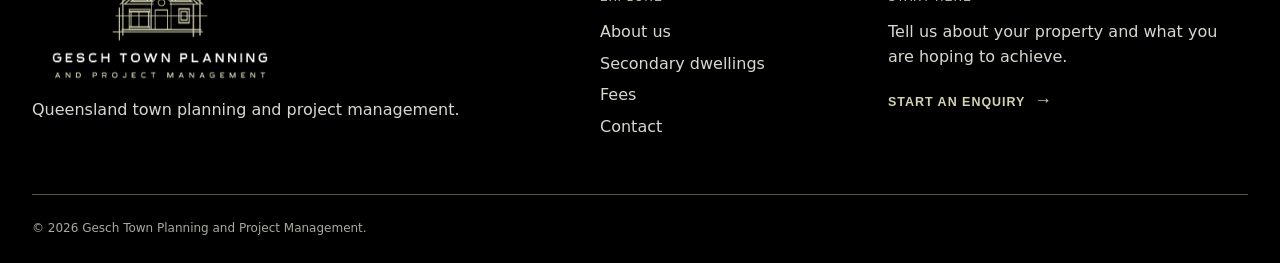
<file: tiny-homes-queensland/index.html>
<!doctype html>
<html lang="en-AU">
<head>
  <meta charset="utf-8"><meta name="viewport" content="width=device-width, initial-scale=1">
  <meta name="description" content="Explore secondary dwellings and multigenerational living options for your Queensland property with clear, property-specific planning guidance.">
  <meta property="og:title" content="Secondary dwellings and multigenerational living | Gesch Town Planning"><meta property="og:description" content="Create space for the people who matter most, with a clearer planning path for your property."><meta property="og:type" content="website"><meta property="og:url" content="https://geschdevelopments.com.au/tiny-homes-queensland/"><meta property="og:image" content="https://geschdevelopments.com.au/assets/gesch-town-planning-logo.png">
  <link rel="canonical" href="https://geschdevelopments.com.au/tiny-homes-queensland/"><link rel="icon" href="/assets/favicon.svg" type="image/svg+xml"><link rel="stylesheet" href="/assets/styles.css"><link rel="stylesheet" href="/assets/secondary-dwellings.css">
  <title>Secondary dwellings and multigenerational living | Gesch Town Planning</title>
  <script type="application/ld+json">{"@context":"https://schema.org","@type":"FAQPage","mainEntity":[{"@type":"Question","name":"What is a secondary dwelling?","acceptedAnswer":{"@type":"Answer","text":"A secondary dwelling is an additional, self-contained living space associated with a property. The relevant planning, building and servicing pathway depends on the property and proposal."}},{"@type":"Question","name":"Can a tiny home be used as a secondary dwelling?","acceptedAnswer":{"@type":"Answer","text":"A tiny home may be considered as part of a secondary-dwelling proposal, but requirements depend on the individual property, the proposal and how the home will be used."}},{"@type":"Question","name":"Do I need planning approval for a secondary dwelling?","acceptedAnswer":{"@type":"Answer","text":"It depends on the property and proposal. Planning, building, plumbing and local requirements may apply, so obtain property-specific guidance before committing."}}]}</script>
</head>
<body>
  <a class="skip-link" href="#main-content">Skip to content</a>
  <header class="site-header"><a class="brand" href="/" aria-label="Gesch Town Planning home"><img src="/assets/gesch-town-planning-logo.png" alt="Gesch Town Planning and Project Management"></a><button class="menu-toggle" type="button" aria-expanded="false" aria-controls="site-nav"><span></span><span></span><span></span><span class="sr-only">Open menu</span></button><nav class="site-nav" id="site-nav" aria-label="Primary navigation"><a href="/approach/">About us</a><a class="is-current" href="/tiny-homes-queensland/">Secondary dwellings</a><a href="/services/#dual-occupancies">Dual occupancies</a><a href="/services/#subdivisions">Subdivisions</a><a href="/fees/">Fees</a><a class="nav-cta" href="/contact/">Contact</a></nav></header>
  <main id="main-content">
    <section class="hero hero-tiny"><div class="hero-copy reveal"><p class="eyebrow">Secondary dwellings</p><h1>Create space for the people who matter most.</h1><p class="lede">Explore a clearer planning path for multigenerational living, an independent space for family, or a secondary dwelling on your Queensland property.</p><a class="button button-stone" href="#secondary-dwelling-enquiry">Explore your options</a></div><div class="secondary-dwelling-photo"><img src="/assets/secondary-dwelling-modular-home.png" alt="Modern modular secondary dwelling in a Queensland garden"></div></section>
    <section class="section"><div class="section-label"><span>01</span><p>Living closer together</p></div><div class="content-grid two-col"><h2>Multigenerational living is becoming a practical choice for more families.</h2><div><p class="large-copy">Families are finding new ways to live closer together—while creating enough independence, privacy and flexibility for everyone.</p><p>For some, it is about supporting ageing parents. For others, it is about helping adult children establish themselves, sharing everyday costs or creating more time together as a family.</p></div></div></section>
    <section class="section section-stone"><div class="section-label"><span>02</span><p>Why families are exploring it</p></div><div class="question-grid"><article><h3>More affordable living</h3><p>Sharing household expenses such as mortgages, utilities and maintenance can make a meaningful difference to family budgets.</p></article><article><h3>Support that is close by</h3><p>Families can be closer to ageing parents while preserving the independence and dignity of their own space.</p></article><article><h3>Practical family help</h3><p>Living nearby can make it easier to share childcare, provide support and spend more time with the people who matter.</p></article><article><h3>Privacy and connection</h3><p>Self-contained living spaces can offer a thoughtful balance between independence and being part of the family home.</p></article><article><h3>Making better use of home</h3><p>A secondary dwelling can help a property evolve with your family’s needs instead of forcing a move.</p></article><article><h3>A path shaped around you</h3><p>Every family, property and idea is different—which is why the right planning questions matter early.</p></article></div></section>
    <section class="section"><div class="section-label"><span>03</span><p>Start with the property</p></div><ol class="pathway"><li><span>01</span><div><h3>Tell us what your family needs</h3><p>Share what you are hoping to create and who the additional space is for.</p></div></li><li><span>02</span><div><h3>Understand the planning questions</h3><p>We review the property-specific considerations and explain the likely pathway in plain language.</p></div></li><li><span>03</span><div><h3>Move forward with clarity</h3><p>Decide your next step knowing what may be needed before you commit to a design, supplier or build.</p></div></li></ol></section>
    <section class="section pricing-section"><div><p class="eyebrow">A considered first step</p><h2>Start with a <span>free property check</span></h2></div><div><p>Tell us about your property and what you are hoping to create. We will help you identify the key planning questions and a sensible next step.</p><p class="small-print">Any further assistance is discussed once we understand your property and proposal. Advice is property-specific and does not guarantee an approval outcome.</p></div></section>
    <section class="section faq-section"><div class="section-label"><span>04</span><p>Common questions</p></div><div class="faq-list"><details><summary>What is a secondary dwelling?</summary><p>It is an additional, self-contained living space associated with a property. The relevant planning, building and servicing pathway depends on the property and proposal.</p></details><details><summary>Can a tiny home be used as a secondary dwelling?</summary><p>A tiny home may be considered as part of a secondary-dwelling proposal, but requirements depend on the individual property, proposal and intended use.</p></details><details><summary>Do I need planning approval?</summary><p>It depends on the property and proposal. Planning, building, plumbing and local requirements may apply, so obtain property-specific guidance before committing.</p></details><details><summary>Where can I learn more about tiny homes in Queensland?</summary><p>Read our <a href="/articles/tiny-homes-queensland/">Tiny Homes in Queensland guide</a>, or refer to the <a href="https://www.planning.qld.gov.au/planning-issues-and-interests/tiny-homes" target="_blank" rel="noopener">Queensland Planning tiny homes guidance</a>.</p></details></div></section>
    <section class="section section-ink form-section" id="secondary-dwelling-enquiry"><div><p class="eyebrow light">Explore your options</p><h2>Tell us about your property.</h2><p>Share a few details about what you are considering. We will review your enquiry before getting in touch.</p></div><form class="enquiry-form" data-enquiry-form data-form-name="Secondary dwelling enquiry" novalidate><input type="hidden" name="form_name" value="Secondary dwelling enquiry"><div class="honeypot" aria-hidden="true"><label>Leave this blank<input type="text" name="website" tabindex="-1" autocomplete="off"></label></div><div class="form-grid"><label>Full name<input required name="name" autocomplete="name"></label><label>Email address<input required type="email" name="email" autocomplete="email"></label><label>Phone number<input required type="tel" name="phone" autocomplete="tel"></label><label>Queensland council or postcode<input required name="council_or_postcode"></label><label>What are you hoping to create?<select required name="intended_use"><option value="">Select one</option><option>Independent space for ageing parents</option><option>Space for adult children or extended family</option><option>Secondary dwelling / granny flat</option><option>Tiny home or modular dwelling</option><option>Other / not yet sure</option></select></label><label>What is already on the property?<select required name="existing_dwelling"><option value="">Select one</option><option>Existing home</option><option>No existing home</option><option>Not sure</option></select></label><label>Project stage<select required name="project_stage"><option value="">Select one</option><option>Researching options</option><option>Ready to plan or design</option><option>Have plans or a supplier</option><option>Ready to proceed</option></select></label></div><label>Anything else we should know?<textarea name="message" rows="4"></textarea></label><label class="checkbox"><input required type="checkbox" name="privacy_consent"><span>I understand that my details will be used to respond to this enquiry.</span></label><button class="button button-stone" type="submit">Send my enquiry</button><p class="form-message" data-form-message aria-live="polite"></p></form></section>
  </main>
  <footer class="site-footer"><div class="footer-grid"><div><img class="footer-logo" src="/assets/gesch-town-planning-logo.png" alt="Gesch Town Planning and Project Management"><p>Queensland town planning and project management.</p></div><div><p class="footer-label">Explore</p><a href="/approach/">About us</a><a href="/tiny-homes-queensland/">Secondary dwellings</a><a href="/fees/">Fees</a><a href="/contact/">Contact</a></div><div><p class="footer-label">Start here</p><p>Tell us about your property and what you are hoping to achieve.</p><a class="text-link light" href="#secondary-dwelling-enquiry">Start an enquiry <span aria-hidden="true">→</span></a></div></div><p class="copyright">© <span data-current-year></span> Gesch Town Planning and Project Management.</p></footer>
  <script src="/assets/config.js"></script><script src="/assets/site.js"></script>
</body>
</html>
</file>
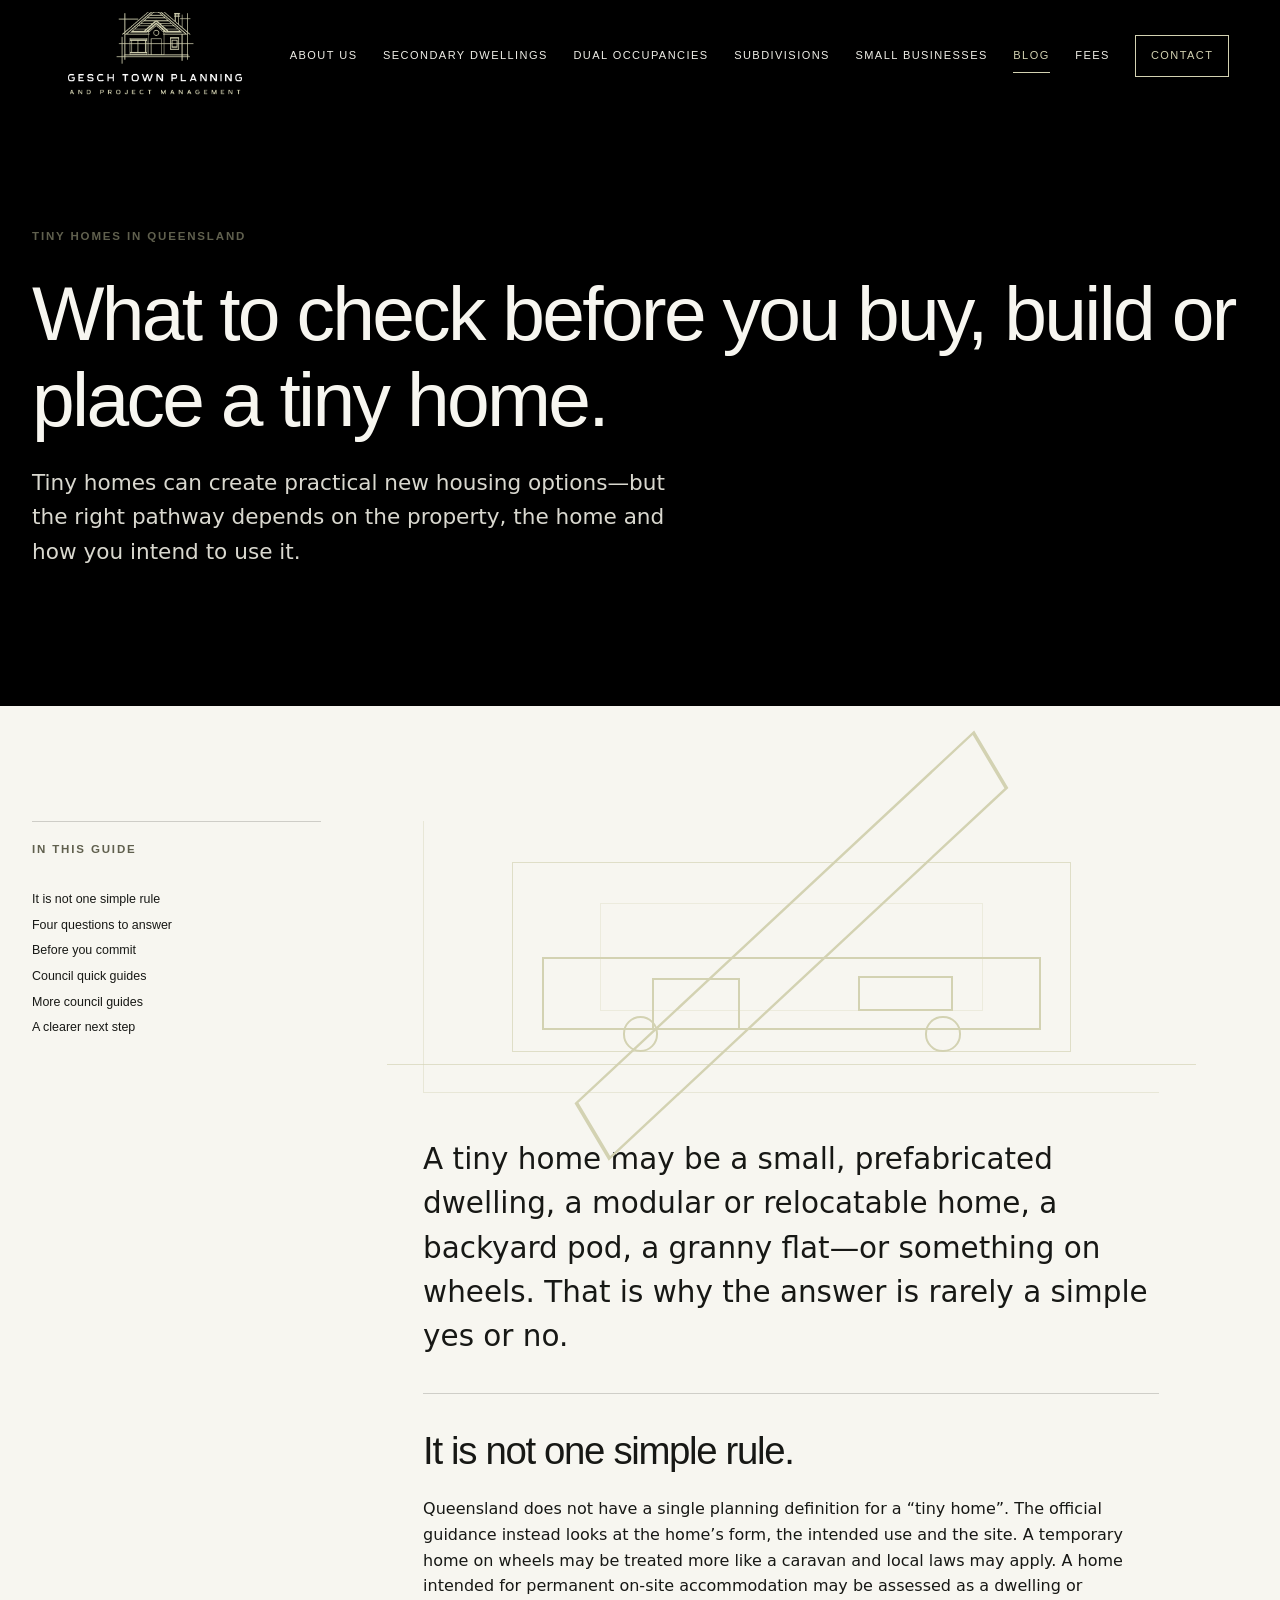
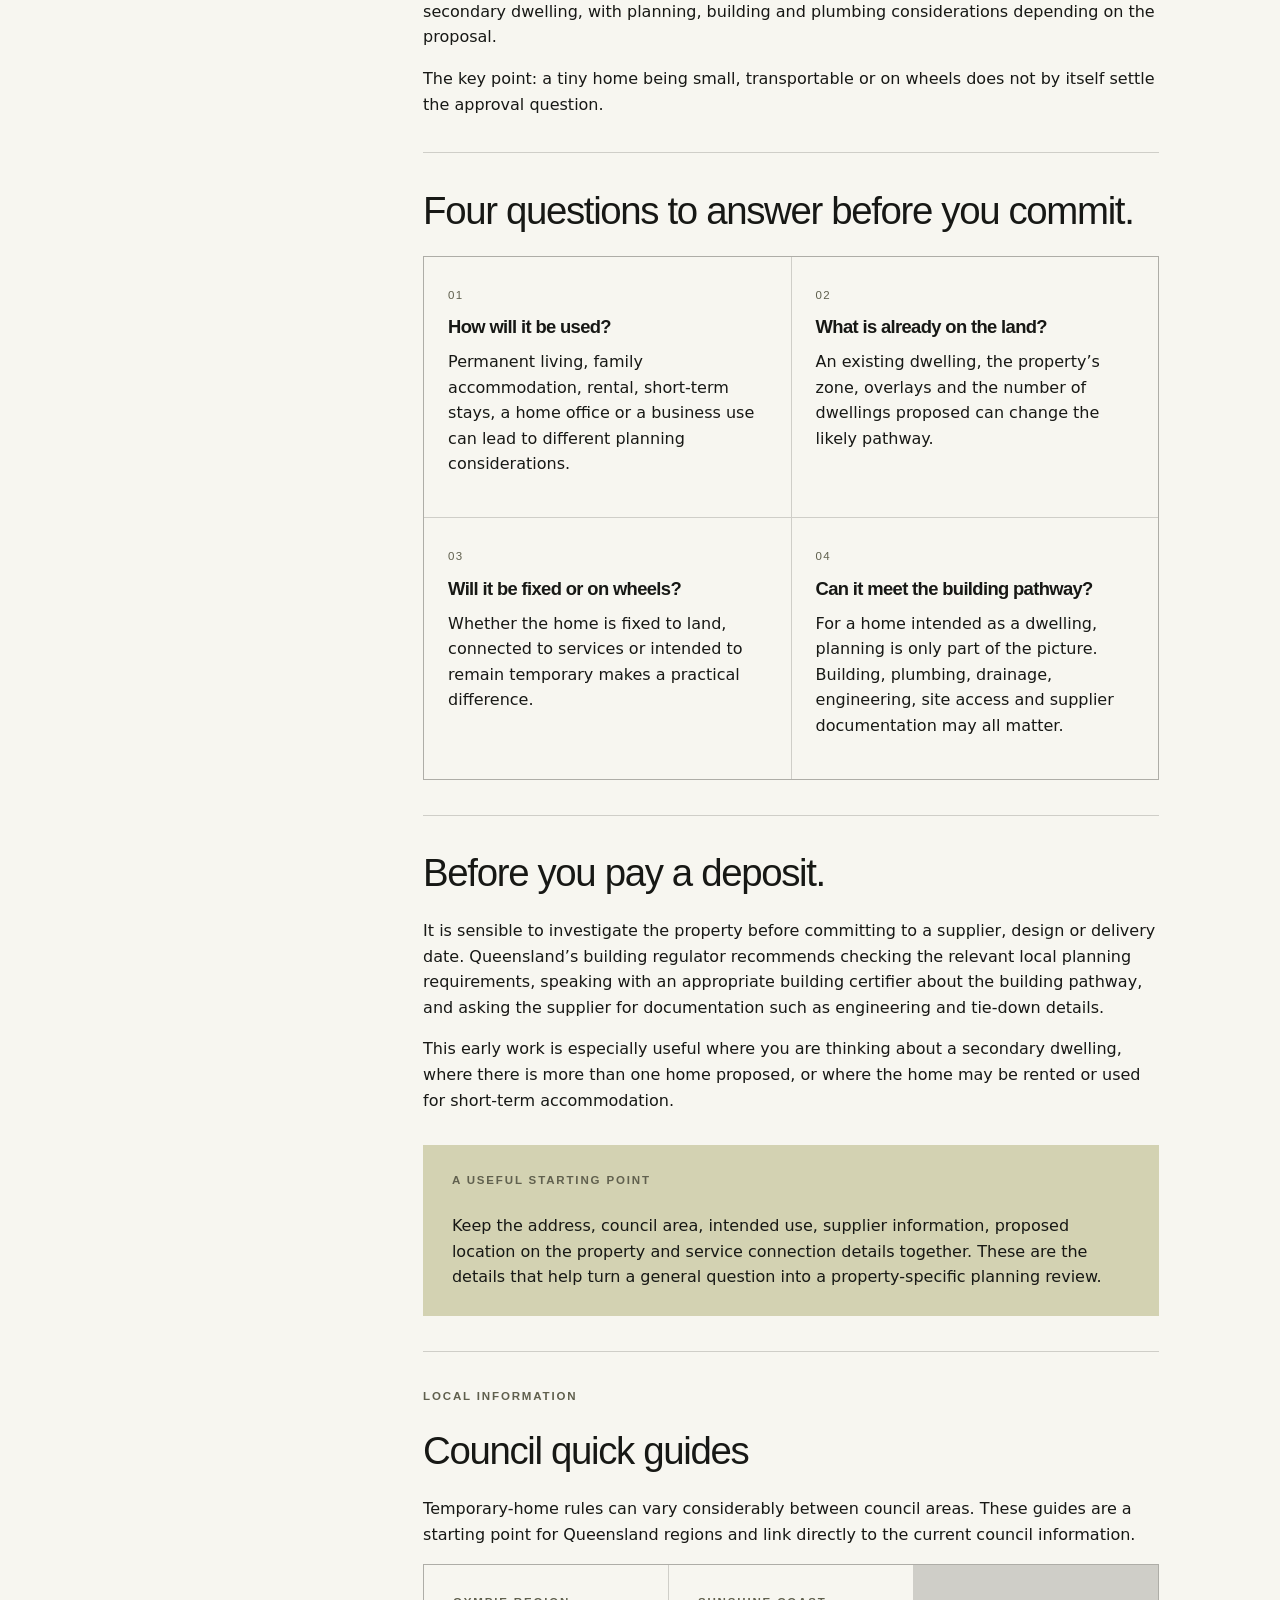
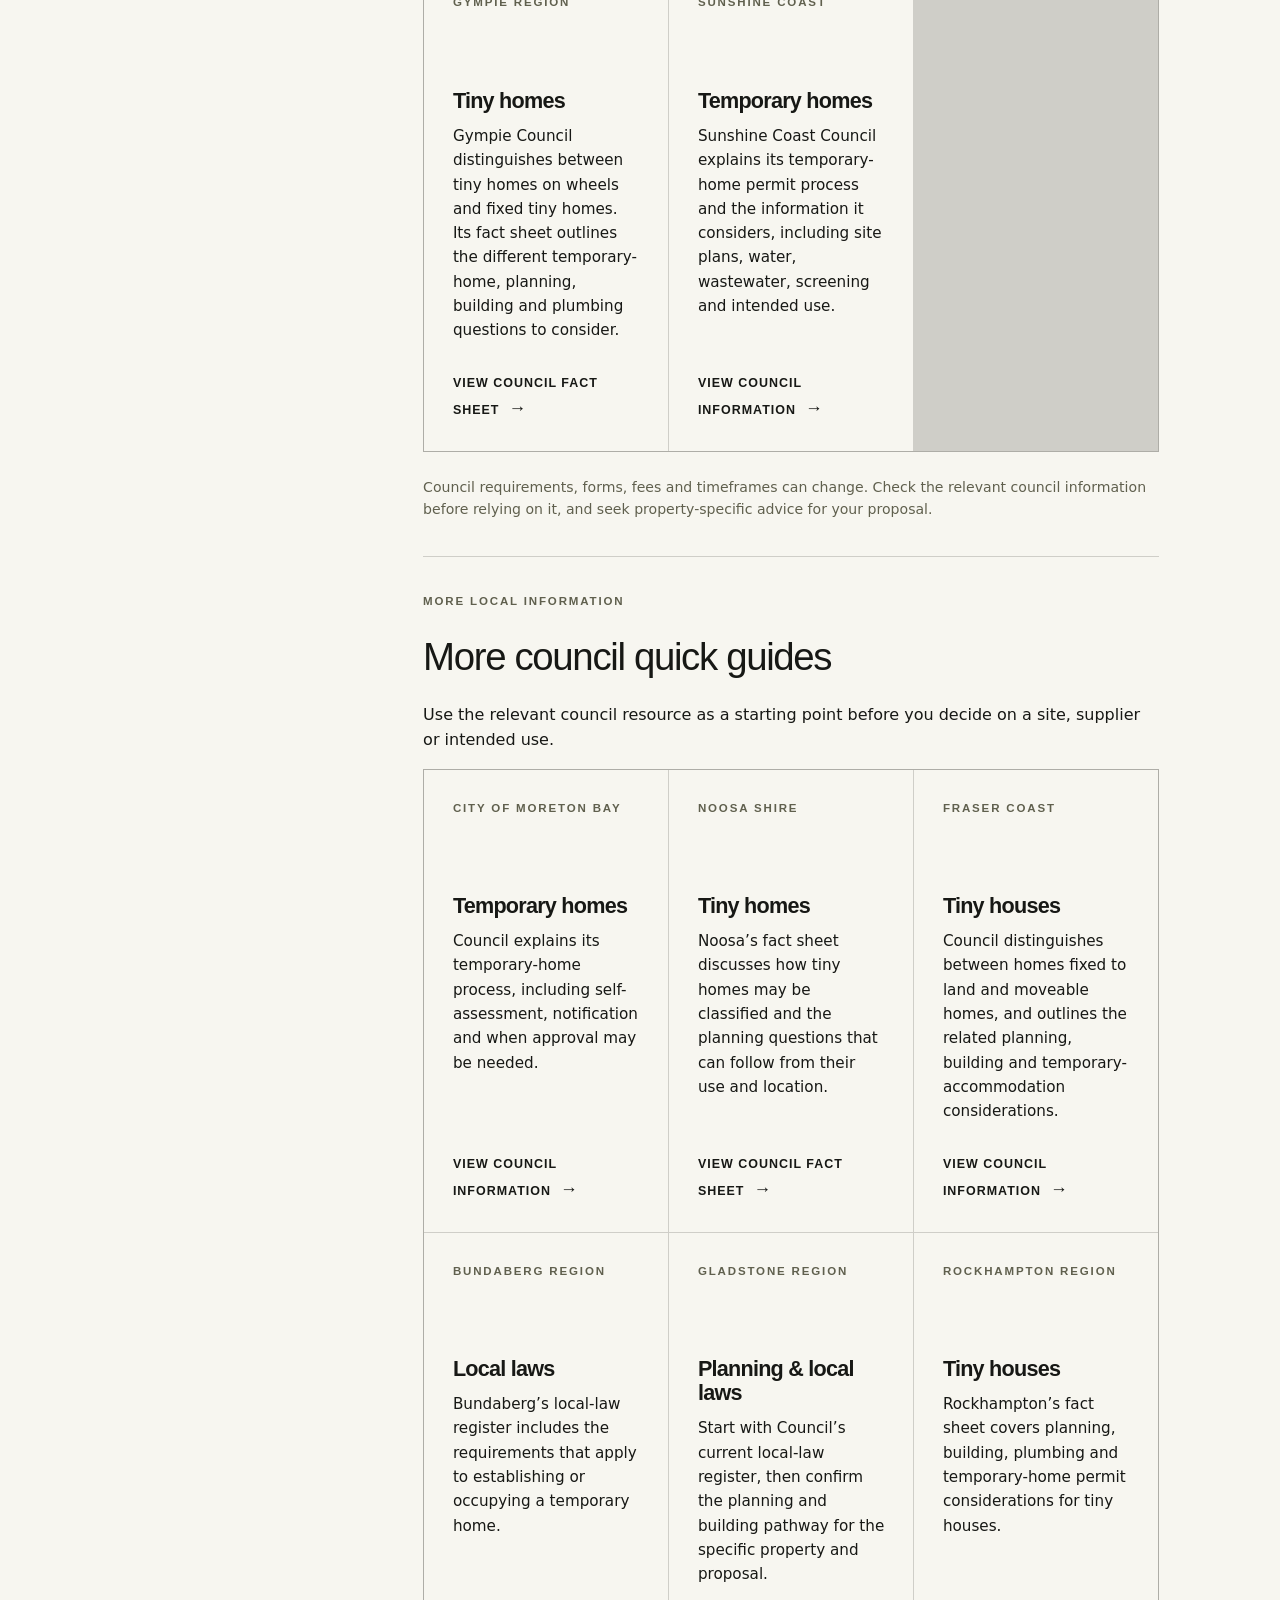
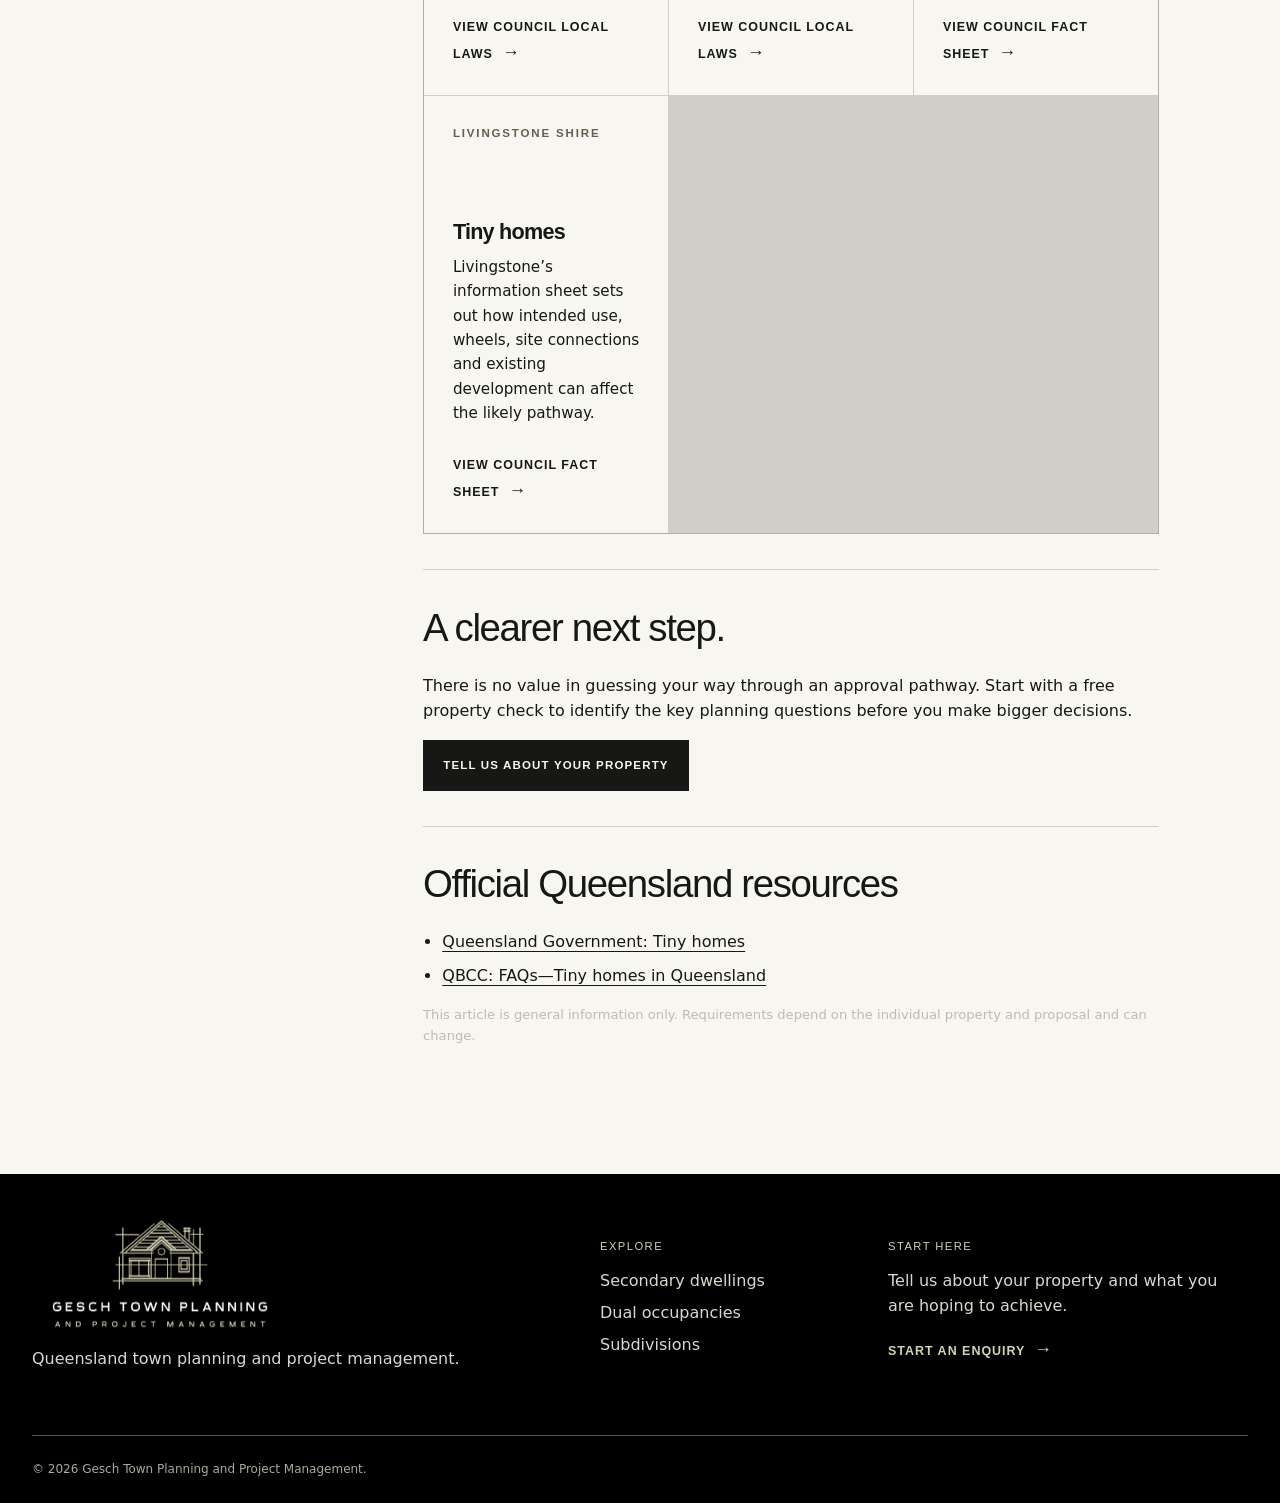
<file: articles/tiny-homes-queensland/index.html>
<!doctype html>
<html lang="en-AU">
<head>
  <meta charset="utf-8">
  <meta name="viewport" content="width=device-width, initial-scale=1">
  <meta name="description" content="Considering a tiny home in Queensland? Learn the planning, building and site questions to check before you buy, build or place it.">
  <meta property="og:title" content="Tiny homes in Queensland: what to check before you commit">
  <meta property="og:description" content="A practical guide to the planning questions that can affect a tiny-home proposal in Queensland.">
  <meta property="og:type" content="article">
  <meta property="og:url" content="https://geschdevelopments.com.au/articles/tiny-homes-queensland/">
  <link rel="canonical" href="https://geschdevelopments.com.au/articles/tiny-homes-queensland/">
  <link rel="icon" href="/assets/favicon.svg" type="image/svg+xml">
  <link rel="stylesheet" href="/assets/styles.css">
  <link rel="stylesheet" href="/assets/article.css"><link rel="stylesheet" href="/assets/article-tiny.css"><link rel="stylesheet" href="/assets/council-guides.css">
  <title>Tiny homes in Queensland: what to check before you commit | Gesch Town Planning</title>
  <script type="application/ld+json">{"@context":"https://schema.org","@type":"Article","headline":"Tiny homes in Queensland: what to check before you commit","description":"A practical guide to the planning questions that can affect a tiny-home proposal in Queensland.","mainEntityOfPage":"https://geschdevelopments.com.au/articles/tiny-homes-queensland/","publisher":{"@type":"Organization","name":"Gesch Town Planning and Project Management"}}</script>
</head>
<body>
  <a class="skip-link" href="#main-content">Skip to content</a>
  <header class="site-header"><a class="brand" href="/" aria-label="Gesch Town Planning home"><img src="/assets/gesch-town-planning-logo.png" alt="Gesch Town Planning and Project Management"></a><button class="menu-toggle" type="button" aria-expanded="false" aria-controls="site-nav"><span></span><span></span><span class="sr-only">Open menu</span></button><nav class="site-nav" id="site-nav" aria-label="Primary navigation"><a href="/approach/">About us</a><a href="/tiny-homes-queensland/">Secondary dwellings</a><a href="/services/#dual-occupancies">Dual occupancies</a><a href="/services/#subdivisions">Subdivisions</a><a href="/fees/">Fees</a><a class="nav-cta" href="/contact/">Contact</a></nav></header>
  <main id="main-content">
    <article>
      <header class="page-hero article-hero"><p class="eyebrow">Tiny homes in Queensland</p><h1>What to check before you buy, build or place a tiny home.</h1><p class="lede">Tiny homes can create practical new housing options—but the right pathway depends on the property, the home and how you intend to use it.</p></header>
      <div class="article-layout section">
        <aside class="article-aside"><p class="eyebrow">In this guide</p><a href="#not-one-rule">It is not one simple rule</a><a href="#four-questions">Four questions to answer</a><a href="#before-you-commit">Before you commit</a><a href="#council-guides">Council quick guides</a><a href="#more-council-guides">More council guides</a><a href="#next-step">A clearer next step</a></aside>
        <div class="article-content"><div class="article-tiny-illustration hero-drawing tiny-drawing" aria-hidden="true"><div class="tiny-roof"></div><div class="tiny-body"></div><div class="tiny-door"></div><div class="tiny-window"></div><div class="tiny-wheel wheel-one"></div><div class="tiny-wheel wheel-two"></div><div class="plan-rule horizontal"></div></div>
          <p class="article-intro">A tiny home may be a small, prefabricated dwelling, a modular or relocatable home, a backyard pod, a granny flat—or something on wheels. That is why the answer is rarely a simple yes or no.</p>
          <section id="not-one-rule"><h2>It is not one simple rule.</h2><p>Queensland does not have a single planning definition for a “tiny home”. The official guidance instead looks at the home’s form, the intended use and the site. A temporary home on wheels may be treated more like a caravan and local laws may apply. A home intended for permanent on-site accommodation may be assessed as a dwelling or secondary dwelling, with planning, building and plumbing considerations depending on the proposal.</p><p>The key point: a tiny home being small, transportable or on wheels does not by itself settle the approval question.</p></section>
          <section id="four-questions"><h2>Four questions to answer before you commit.</h2><div class="article-checklist"><div><span>01</span><h3>How will it be used?</h3><p>Permanent living, family accommodation, rental, short-term stays, a home office or a business use can lead to different planning considerations.</p></div><div><span>02</span><h3>What is already on the land?</h3><p>An existing dwelling, the property’s zone, overlays and the number of dwellings proposed can change the likely pathway.</p></div><div><span>03</span><h3>Will it be fixed or on wheels?</h3><p>Whether the home is fixed to land, connected to services or intended to remain temporary makes a practical difference.</p></div><div><span>04</span><h3>Can it meet the building pathway?</h3><p>For a home intended as a dwelling, planning is only part of the picture. Building, plumbing, drainage, engineering, site access and supplier documentation may all matter.</p></div></div></section>
          <section id="before-you-commit"><h2>Before you pay a deposit.</h2><p>It is sensible to investigate the property before committing to a supplier, design or delivery date. Queensland’s building regulator recommends checking the relevant local planning requirements, speaking with an appropriate building certifier about the building pathway, and asking the supplier for documentation such as engineering and tie-down details.</p><p>This early work is especially useful where you are thinking about a secondary dwelling, where there is more than one home proposed, or where the home may be rented or used for short-term accommodation.</p><div class="article-note"><p class="eyebrow">A useful starting point</p><p>Keep the address, council area, intended use, supplier information, proposed location on the property and service connection details together. These are the details that help turn a general question into a property-specific planning review.</p></div></section>
          <section id="council-guides"><p class="eyebrow">Local information</p><h2>Council quick guides</h2><p>Temporary-home rules can vary considerably between council areas. These guides are a starting point for Queensland regions and link directly to the current council information.</p><div class="council-guide-grid"><a class="council-guide-card" href="https://www.gympie.qld.gov.au/files/assets/public/v/2/council/documents/forms-factsheets/tiny-homes-fact-sheet-august-2025.pdf" target="_blank" rel="noopener"><p class="eyebrow">Gympie Region</p><h3>Tiny homes</h3><p>Gympie Council distinguishes between tiny homes on wheels and fixed tiny homes. Its fact sheet outlines the different temporary-home, planning, building and plumbing questions to consider.</p><span class="text-link">View Council fact sheet <span aria-hidden="true">→</span></span></a><a class="council-guide-card" href="https://www.sunshinecoast.qld.gov.au/living-and-community/community-support/temporary-home" target="_blank" rel="noopener"><p class="eyebrow">Sunshine Coast</p><h3>Temporary homes</h3><p>Sunshine Coast Council explains its temporary-home permit process and the information it considers, including site plans, water, wastewater, screening and intended use.</p><span class="text-link">View Council information <span aria-hidden="true">→</span></span></a></div><p class="council-guides-note">Council requirements, forms, fees and timeframes can change. Check the relevant council information before relying on it, and seek property-specific advice for your proposal.</p></section>
          <section id="more-council-guides"><p class="eyebrow">More local information</p><h2>More council quick guides</h2><p>Use the relevant council resource as a starting point before you decide on a site, supplier or intended use.</p><div class="council-guide-grid"><a class="council-guide-card" href="https://www.moretonbay.qld.gov.au/Services/Licences-Regulations/Business-Licences/Local-Law-Approvals/Temporary-Homes" target="_blank" rel="noopener"><p class="eyebrow">City of Moreton Bay</p><h3>Temporary homes</h3><p>Council explains its temporary-home process, including self-assessment, notification and when approval may be needed.</p><span class="text-link">View Council information <span aria-hidden="true">→</span></span></a><a class="council-guide-card" href="https://www.noosa.qld.gov.au/files/assets/public/v/1/planning-and-development/documents/user-guides-and-fact-sheets/amendment-2-noosa-plan-2692025/fact-sheet-7-tiny-homes.pdf" target="_blank" rel="noopener"><p class="eyebrow">Noosa Shire</p><h3>Tiny homes</h3><p>Noosa’s fact sheet discusses how tiny homes may be classified and the planning questions that can follow from their use and location.</p><span class="text-link">View Council fact sheet <span aria-hidden="true">→</span></span></a><a class="council-guide-card" href="https://www.frasercoast.qld.gov.au/Planning-and-Building/Building/Tiny-houses-prefabricated-modular-transportable-dwellings" target="_blank" rel="noopener"><p class="eyebrow">Fraser Coast</p><h3>Tiny houses</h3><p>Council distinguishes between homes fixed to land and moveable homes, and outlines the related planning, building and temporary-accommodation considerations.</p><span class="text-link">View Council information <span aria-hidden="true">→</span></span></a><a class="council-guide-card" href="https://www.bundaberg.qld.gov.au/Council/Local-laws" target="_blank" rel="noopener"><p class="eyebrow">Bundaberg Region</p><h3>Local laws</h3><p>Bundaberg’s local-law register includes the requirements that apply to establishing or occupying a temporary home.</p><span class="text-link">View Council local laws <span aria-hidden="true">→</span></span></a><a class="council-guide-card" href="https://www.gladstone.qld.gov.au/Council/Local-Laws/Current-Local-Laws" target="_blank" rel="noopener"><p class="eyebrow">Gladstone Region</p><h3>Planning &amp; local laws</h3><p>Start with Council’s current local-law register, then confirm the planning and building pathway for the specific property and proposal.</p><span class="text-link">View Council local laws <span aria-hidden="true">→</span></span></a><a class="council-guide-card" href="https://www.rockhamptonregion.qld.gov.au/files/assets/public/v/1/communities/planning-building-plumbing/fact-sheets/fact-sheet-tiny-houses_2.pdf" target="_blank" rel="noopener"><p class="eyebrow">Rockhampton Region</p><h3>Tiny houses</h3><p>Rockhampton’s fact sheet covers planning, building, plumbing and temporary-home permit considerations for tiny houses.</p><span class="text-link">View Council fact sheet <span aria-hidden="true">→</span></span></a><a class="council-guide-card" href="https://www.livingstone.qld.gov.au/files/assets/public/v/1/doing-business/documents/information_sheet___tiny_homes.pdf" target="_blank" rel="noopener"><p class="eyebrow">Livingstone Shire</p><h3>Tiny homes</h3><p>Livingstone’s information sheet sets out how intended use, wheels, site connections and existing development can affect the likely pathway.</p><span class="text-link">View Council fact sheet <span aria-hidden="true">→</span></span></a></div></section>
          <section id="next-step"><h2>A clearer next step.</h2><p>There is no value in guessing your way through an approval pathway. Start with a free property check to identify the key planning questions before you make bigger decisions.</p><a class="button button-dark" href="/tiny-homes-queensland/#secondary-dwelling-enquiry">Tell us about your property</a></section>
          <section class="article-sources"><h2>Official Queensland resources</h2><ul><li><a href="https://www.planning.qld.gov.au/planning-issues-and-interests/tiny-homes" target="_blank" rel="noopener">Queensland Government: Tiny homes</a></li><li><a href="https://www.qbcc.qld.gov.au/home-owner-hub/build-renovate/getting-started/options-building-renovating/faqs-tiny-homes" target="_blank" rel="noopener">QBCC: FAQs—Tiny homes in Queensland</a></li></ul><p class="small-print">This article is general information only. Requirements depend on the individual property and proposal and can change.</p></section>
        </div>
      </div>
    </article>
  </main>
  <footer class="site-footer"><div class="footer-grid"><div><img class="footer-logo" src="/assets/gesch-town-planning-logo.png" alt="Gesch Town Planning and Project Management"><p>Queensland town planning and project management.</p></div><div><p class="footer-label">Explore</p><a href="/tiny-homes-queensland/">Secondary dwellings</a><a href="/services/#dual-occupancies">Dual occupancies</a><a href="/services/#subdivisions">Subdivisions</a></div><div><p class="footer-label">Start here</p><p>Tell us about your property and what you are hoping to achieve.</p><a class="text-link light" href="/tiny-homes-queensland/#tiny-home-enquiry">Start an enquiry <span aria-hidden="true">→</span></a></div></div><p class="copyright">© <span data-current-year></span> Gesch Town Planning and Project Management.</p></footer>
  <script src="/assets/config.js"></script><script src="/assets/site.js"></script>
</body>
</html>
</file>
<file: assets/styles.css>
:root{--black:#000;--ink:#171815;--paper:#f7f6f0;--stone:#d3d2b2;--olive:#60604e;--line:rgba(23,24,21,.18);--white:#fff;--sans:"Avenir Next",Avenir,"Century Gothic",Montserrat,Arial,sans-serif;--body:Inter,ui-sans-serif,system-ui,-apple-system,BlinkMacSystemFont,"Segoe UI",sans-serif;--space:clamp(1.5rem,4vw,5rem);--wide:76rem}*{box-sizing:border-box}html{scroll-behavior:smooth}body{margin:0;background:var(--paper);color:var(--ink);font-family:var(--body);font-size:16px;line-height:1.6}img{max-width:100%;display:block}a{color:inherit}.skip-link{position:absolute;z-index:99;left:1rem;top:-4rem;background:var(--stone);padding:.7rem 1rem;color:var(--ink)}.skip-link:focus{top:1rem}.sr-only{position:absolute;width:1px;height:1px;padding:0;margin:-1px;overflow:hidden;clip:rect(0,0,0,0);white-space:nowrap;border:0}.site-header{height:7rem;background:var(--black);display:flex;align-items:center;justify-content:space-between;padding:0 clamp(1.25rem,4vw,4rem);position:relative;z-index:10}.brand{width:13rem;display:block}.brand img{width:100%;height:5.5rem;object-fit:cover;object-position:center 56%;mix-blend-mode:screen}.site-nav{display:flex;align-items:center;gap:1.6rem;color:#efeee7;font-family:var(--sans);font-size:.69rem;letter-spacing:.13em;text-transform:uppercase}.site-nav a{text-decoration:none;border-bottom:1px solid transparent;padding:.45rem 0}.site-nav a:not(.nav-cta):hover,.site-nav a.is-current:not(.nav-cta){border-color:var(--stone);color:var(--stone)}.nav-cta{border:1px solid var(--stone)!important;padding:.72rem .9rem!important;color:var(--stone)}.nav-cta:hover{background:var(--stone);color:var(--ink)}.menu-toggle{display:none;background:none;border:0;padding:.75rem;color:var(--paper)}.menu-toggle span:not(.sr-only){display:block;width:1.5rem;height:1px;background:currentColor;margin:.32rem}.hero{min-height:calc(100vh - 7rem);background:var(--black);color:var(--paper);display:grid;grid-template-columns:minmax(0,1.1fr) minmax(16rem,.9fr);align-items:center;gap:2rem;padding:clamp(3rem,8vw,8rem) max(1.25rem,calc((100% - var(--wide))/2));overflow:hidden}.hero-copy{max-width:44rem}.eyebrow{font-family:var(--sans);font-size:.72rem;font-weight:700;letter-spacing:.16em;text-transform:uppercase;margin:0 0 1.5rem;color:var(--olive)}.eyebrow.light{color:var(--stone)}h1,h2,h3,p{margin-top:0}h1,h2,h3{font-family:var(--sans);line-height:1.12;letter-spacing:-.035em}h1{font-size:clamp(3rem,6vw,6.2rem);font-weight:500;margin-bottom:1.5rem}h2{font-size:clamp(2.2rem,4vw,4.25rem);font-weight:500;margin-bottom:1.5rem}h3{font-size:1.4rem;font-weight:600}.lede{font-size:clamp(1.08rem,1.7vw,1.35rem);max-width:39rem;color:#d9d8cf}.button-row{display:flex;gap:1.2rem;align-items:center;flex-wrap:wrap;margin-top:2.5rem}.button{display:inline-flex;justify-content:center;align-items:center;padding:.95rem 1.2rem;text-decoration:none;border:1px solid transparent;font-family:var(--sans);font-size:.72rem;letter-spacing:.1em;text-transform:uppercase;font-weight:700;cursor:pointer;transition:background .2s,color .2s,border .2s}.button-stone{background:var(--stone);color:var(--ink)}.button-stone:hover{background:var(--paper)}.button-dark{background:var(--ink);color:var(--paper)}.button-dark:hover{background:var(--olive)}.text-link{font-family:var(--sans);font-weight:700;font-size:.78rem;letter-spacing:.08em;text-transform:uppercase;text-underline-offset:.35rem}.text-link:hover{color:var(--olive)}.text-link.light{color:var(--stone)}.text-link span{padding-left:.3rem;font-size:1.1rem}.hero-drawing{height:min(35vw,31rem);min-height:20rem;position:relative;border-left:1px solid rgba(211,210,178,.4);border-bottom:1px solid rgba(211,210,178,.4)}.hero-drawing:before,.hero-drawing:after{content:"";position:absolute;border:1px solid rgba(211,210,178,.66);inset:15% 12%}.hero-drawing:after{inset:30% 24%;border-color:rgba(211,210,178,.3)}.roof{position:absolute;width:62%;height:62%;left:18%;top:14%;border-left:4px solid var(--stone);border-top:4px solid var(--stone);transform:rotate(45deg)}.house-line{position:absolute;left:18%;width:61%;border-top:2px solid var(--stone)}.house-line.one{top:65%}.house-line.two{top:77%;width:71%;left:12%}.house-door{position:absolute;left:40%;top:55%;height:30%;width:15%;border:2px solid var(--stone)}.house-window{position:absolute;right:18%;top:55%;height:14%;width:14%;border:2px solid var(--stone)}.plan-rule{position:absolute;background:var(--stone);opacity:.65}.plan-rule.horizontal{height:1px;width:110%;left:-5%;bottom:10%}.plan-rule.vertical{width:1px;height:105%;right:10%;bottom:-3%}.tiny-roof{position:absolute;left:20%;top:31%;width:60%;height:30%;border:3px solid var(--stone);transform:skewY(-25deg) rotate(-25deg)}.tiny-body{position:absolute;left:16%;top:50%;width:68%;height:27%;border:2px solid var(--stone)}.tiny-door{position:absolute;left:31%;top:58%;width:12%;height:19%;border:2px solid var(--stone)}.tiny-window{position:absolute;right:28%;top:57%;width:13%;height:13%;border:2px solid var(--stone)}.tiny-wheel{position:absolute;bottom:15%;width:2.2rem;height:2.2rem;border:2px solid var(--stone);border-radius:50%}.wheel-one{left:27%}.wheel-two{right:27%}.section{padding:clamp(4rem,9vw,9rem) max(1.25rem,calc((100% - var(--wide))/2))}.section-label{display:flex;gap:1rem;align-items:center;margin-bottom:clamp(3rem,6vw,6rem);font-family:var(--sans);font-size:.68rem;letter-spacing:.14em;text-transform:uppercase}.section-label span{color:var(--olive)}.section-label p{margin:0}.section-label.light{color:var(--paper)}.section-label.light span{color:var(--stone)}.content-grid{display:grid;gap:clamp(2rem,8vw,10rem)}.two-col{grid-template-columns:1fr 1fr}.large-copy{font-size:clamp(1.25rem,2vw,1.65rem);line-height:1.55}.intro .text-link{display:inline-block;margin-top:1rem}.section-ink{background:var(--ink);color:var(--paper)}.services-preview{padding-top:clamp(4rem,9vw,9rem)}.service-grid{display:grid;grid-template-columns:repeat(4,1fr);border-top:1px solid rgba(211,210,178,.4)}.service-card{min-height:21rem;padding:1.5rem;display:flex;flex-direction:column;text-decoration:none;border-right:1px solid rgba(211,210,178,.4);transition:background .25s,color .25s}.service-card:first-child{border-left:1px solid rgba(211,210,178,.4)}.service-card:hover{background:var(--stone);color:var(--ink)}.service-card>span,.service-card i{font-family:var(--sans);font-size:.75rem;color:var(--stone);font-style:normal}.service-card:hover>span,.service-card:hover i{color:var(--olive)}.service-card h3{margin-top:auto;margin-bottom:.75rem}.service-card p{font-size:.93rem;margin-bottom:1.25rem}.service-card i{font-size:1.4rem}.feature-panel{background:var(--stone);padding:clamp(2rem,5vw,5rem);display:grid;grid-template-columns:1.2fr .8fr;gap:3rem;min-height:27rem;align-items:center}.feature-panel p:not(.eyebrow){max-width:36rem}.small-house{position:relative;min-height:16rem;border:1px solid var(--ink)}.small-house:before,.small-house:after{content:"";position:absolute;border:2px solid var(--ink)}.small-house:before{width:52%;height:52%;left:24%;top:20%;transform:rotate(45deg)}.small-house:after{width:65%;height:32%;left:17%;top:48%}.cta-band{padding:clamp(3rem,6vw,6rem) max(1.25rem,calc((100% - var(--wide))/2));background:var(--black);color:var(--paper);display:flex;align-items:center;justify-content:space-between;gap:2rem}.cta-band h2{margin:0}.site-footer{background:var(--black);color:#d9d8cf;padding:4rem max(1.25rem,calc((100% - var(--wide))/2)) 1.5rem}.footer-grid{display:grid;grid-template-columns:1.3fr .6fr .9fr;gap:3rem;border-bottom:1px solid rgba(211,210,178,.4);padding-bottom:3rem}.footer-logo{width:16rem;height:7.5rem;object-fit:cover;object-position:center 56%;mix-blend-mode:screen;margin:-1.2rem 0 .4rem}.footer-grid a{display:block;margin:.4rem 0;text-decoration:none}.footer-label{font-family:var(--sans);font-size:.7rem;letter-spacing:.13em;text-transform:uppercase;color:var(--stone)}.copyright{font-size:.75rem;margin:1.5rem 0 0;color:#aaa99d}.page-hero{background:var(--black);color:var(--paper);padding:clamp(4rem,9vw,10rem) max(1.25rem,calc((100% - var(--wide))/2));min-height:27rem}.page-hero .lede{max-width:42rem}.service-list article{display:grid;grid-template-columns:6rem 1fr auto;align-items:center;gap:2rem;border-top:1px solid var(--line);padding:2.25rem 0}.service-list article:last-child{border-bottom:1px solid var(--line)}.service-list article>span,.principles article>span{font-family:var(--sans);font-size:.75rem;letter-spacing:.1em;color:var(--olive)}.service-list h2{font-size:clamp(1.7rem,3vw,2.7rem);margin:0 0 .5rem}.service-list p{margin:0;max-width:43rem}.section-stone{background:#e6e4cf}.principles{display:grid;grid-template-columns:repeat(3,1fr);gap:0;border-top:1px solid var(--line)}.principles article{padding:1.8rem 1.8rem 1.8rem 0;border-right:1px solid var(--line)}.principles article+article{padding-left:1.8rem}.principles article:last-child{border-right:0}.principles h2{font-size:1.8rem;margin:4rem 0 1rem}.principles p{max-width:19rem}.pathway{list-style:none;margin:0;padding:0;display:grid;grid-template-columns:repeat(3,1fr);gap:2rem}.pathway li{border-top:1px solid var(--line);padding-top:1.5rem}.pathway>li>span{font-family:var(--sans);font-size:.75rem;color:var(--olive);letter-spacing:.1em}.pathway h3{margin:3rem 0 .75rem}.pricing-section{display:grid;grid-template-columns:1fr 1fr;gap:clamp(2rem,8vw,8rem);background:var(--ink);color:var(--paper)}.pricing-section h2{margin-bottom:0}.pricing-section h2 span{display:block;color:var(--stone)}.pricing-section>div:last-child{align-self:end;color:#ddddd5}.small-print{font-size:.82rem;color:#bcbbb2}.question-grid{display:grid;grid-template-columns:repeat(3,1fr);gap:1px;background:var(--line);border:1px solid var(--line)}.question-grid article{background:var(--paper);padding:2rem;min-height:15rem}.question-grid h3{font-size:1.35rem}.faq-list{max-width:56rem}.faq-list details{border-top:1px solid var(--line);padding:1.2rem 0}.faq-list details:last-child{border-bottom:1px solid var(--line)}.faq-list summary{cursor:pointer;font-family:var(--sans);font-weight:600;font-size:1.18rem;list-style-position:inside}.faq-list summary::marker{color:var(--olive)}.faq-list details p{max-width:47rem;margin:1rem 1.5rem 0}.form-section{display:grid;grid-template-columns:.75fr 1.25fr;gap:clamp(2rem,8vw,8rem)}.form-section h2{font-size:clamp(2.2rem,4vw,3.8rem)}.form-section>div>p:not(.eyebrow){color:#d9d8cf}.enquiry-form label{display:block;font-family:var(--sans);font-size:.72rem;letter-spacing:.08em;text-transform:uppercase;font-weight:600;margin-bottom:1.2rem}.enquiry-form input:not([type=checkbox]),.enquiry-form select,.enquiry-form textarea{width:100%;display:block;margin-top:.45rem;padding:.78rem;border:1px solid rgba(211,210,178,.5);background:transparent;color:var(--paper);font:400 1rem var(--body);border-radius:0}.enquiry-form select option{color:var(--ink)}.enquiry-form input:focus,.enquiry-form select:focus,.enquiry-form textarea:focus{outline:2px solid var(--stone);outline-offset:2px}.form-grid{display:grid;grid-template-columns:1fr 1fr;gap:0 1.2rem}.checkbox{display:flex!important;gap:.7rem;align-items:flex-start;text-transform:none!important;letter-spacing:0!important;font-family:var(--body)!important;font-size:.85rem!important;font-weight:400!important}.checkbox input{margin-top:.25rem;accent-color:var(--stone)}.form-message{min-height:1.6rem;margin:1rem 0 0;color:var(--stone)}.honeypot{position:absolute;left:-10000px;width:1px;height:1px;overflow:hidden}.contact-form-section{margin-top:0}.reveal{animation:rise .7s ease-out both}@keyframes rise{from{opacity:0;transform:translateY(18px)}to{opacity:1;transform:translateY(0)}}@media(max-width:800px){.site-header{height:5.7rem}.brand{width:11.5rem}.brand img{height:4.5rem}.menu-toggle{display:block}.site-nav{display:none;position:absolute;top:100%;left:0;right:0;background:var(--black);padding:1rem 1.25rem 1.5rem;align-items:stretch;border-top:1px solid rgba(211,210,178,.25)}.site-nav.is-open{display:flex;flex-direction:column}.site-nav a{padding:.8rem 0}.nav-cta{text-align:center;margin-top:.3rem}.hero{min-height:auto;grid-template-columns:1fr;padding-top:4rem}.hero-drawing{height:16rem;min-height:0;max-width:29rem;width:100%;justify-self:end}.two-col,.pricing-section,.form-section{grid-template-columns:1fr}.service-grid,.question-grid,.pathway,.principles{grid-template-columns:1fr 1fr}.feature-panel{grid-template-columns:1fr}.small-house{min-height:12rem}.footer-grid{grid-template-columns:1fr 1fr}.footer-grid>div:first-child{grid-column:1/-1}.service-list article{grid-template-columns:2.5rem 1fr}.service-list article .text-link{grid-column:2}.service-list h2{font-size:1.7rem}.contact-hero{min-height:20rem}}@media(max-width:520px){h1{font-size:clamp(2.75rem,13vw,4rem)}.service-grid,.question-grid,.pathway,.principles,.form-grid,.footer-grid{grid-template-columns:1fr}.service-card{min-height:14rem;border-left:1px solid rgba(211,210,178,.4)}.principles article,.principles article+article{padding:1.5rem 0;border-right:0;border-bottom:1px solid var(--line)}.principles h2{margin-top:2rem}.cta-band{align-items:flex-start;flex-direction:column}.footer-grid>div:first-child{grid-column:auto}.hero-drawing{height:13rem}.section-label{margin-bottom:2.5rem}.page-hero{min-height:18rem}.service-list article{gap:1rem}.service-list article>span{align-self:start;padding-top:.3rem}}
</file>
<file: assets/about.css>
.planner-profile{display:grid;grid-template-columns:minmax(14rem,.75fr) minmax(0,1.25fr);align-items:center;gap:clamp(2rem,8vw,9rem)}.profile-photo{aspect-ratio:4/5;background:var(--ink);overflow:hidden;border:1px solid var(--stone)}.profile-photo img{width:100%;height:100%;object-fit:cover;object-position:center 26%;filter:saturate(.92) contrast(1.03)}.profile-copy{max-width:44rem}.profile-copy h2{font-size:clamp(2.4rem,4vw,4rem);margin-bottom:1.5rem}@media(max-width:700px){.planner-profile{grid-template-columns:1fr}.profile-photo{max-width:25rem;width:100%}}
</file>
<file: assets/blog.css>
.blog-list{display:grid;grid-template-columns:minmax(17rem,.8fr) minmax(0,1.2fr);gap:clamp(2rem,6vw,6rem);border-top:1px solid var(--line);padding-top:2rem}.blog-card{display:block;text-decoration:none}.blog-card-visual{height:22rem;background:var(--ink);padding:2rem;display:flex;align-items:center}.blog-card-visual .hero-drawing{width:100%;height:100%;min-height:0}.blog-card-copy{padding:2rem 0}.blog-card-copy h2{font-size:clamp(2rem,3.4vw,3.5rem);margin-bottom:1rem}.blog-card-copy p:not(.eyebrow){max-width:38rem}.blog-card-copy .text-link{display:inline-block;margin-top:.6rem}@media(max-width:800px){.blog-list{grid-template-columns:1fr}.blog-card-visual{height:16rem;max-width:34rem}.blog-card-visual .hero-drawing{height:100%}}
</file>
<file: assets/landing.css>
.coming-soon-page{background:#000;color:#f7f6f0}.coming-soon{min-height:100vh;width:min(100%,60rem);margin:0 auto;padding:clamp(2rem,7vw,6rem) 1.5rem;display:flex;flex-direction:column;align-items:center;justify-content:center;text-align:center}.coming-soon-logo{width:min(100%,31rem);max-height:22rem;object-fit:contain;mix-blend-mode:screen;margin-bottom:clamp(1rem,4vw,3rem)}.coming-soon h1{font-size:clamp(2.5rem,7vw,5.5rem);margin-bottom:1rem}.coming-soon>p:not(.eyebrow){max-width:38rem;font-size:1.1rem;color:#d9d8cf;margin-bottom:2rem}.simple-header{height:6rem}.standalone-form{min-height:calc(100vh - 6rem);align-items:center}.standalone-form h1{font-size:clamp(2.7rem,5vw,4.8rem)}
</file>
<file: assets/feature-images.css>
.page-feature-image{margin:0 max(1.25rem,calc((100% - var(--wide))/2));height:min(37vw,31rem);min-height:20rem;overflow:hidden;background:var(--ink)}.page-feature-image img{width:100%;height:100%;object-fit:cover;object-position:center}@media(max-width:800px){.page-feature-image{height:16rem;min-height:0}}@media(max-width:520px){.page-feature-image{height:13rem}}
</file>
<file: assets/secondary-dwellings.css>
.secondary-dwelling-photo{height:min(35vw,31rem);min-height:20rem;border-left:1px solid rgba(211,210,178,.4);border-bottom:1px solid rgba(211,210,178,.4);overflow:hidden}.secondary-dwelling-photo img{width:100%;height:100%;object-fit:cover;object-position:center}@media(max-width:800px){.secondary-dwelling-photo{height:16rem;min-height:0;max-width:29rem;width:100%;justify-self:end}}@media(max-width:520px){.secondary-dwelling-photo{height:13rem}}
</file>
<file: assets/article.css>
.article-callout{margin:2rem 0 0}.article-layout{display:grid;grid-template-columns:minmax(11rem,.35fr) minmax(0,1fr);gap:clamp(2rem,8vw,9rem);align-items:start}.article-aside{position:sticky;top:2rem;display:flex;flex-direction:column;gap:.55rem;border-top:1px solid var(--line);padding-top:1.1rem}.article-aside a{font-family:var(--sans);font-size:.78rem;line-height:1.35;text-decoration:none}.article-aside a:hover{color:var(--olive)}.article-content{max-width:46rem}.article-intro{font-size:clamp(1.35rem,2.3vw,1.9rem);line-height:1.5}.article-content section{padding-top:2.2rem;margin-top:2.2rem;border-top:1px solid var(--line)}.article-content h2{font-size:clamp(1.8rem,3vw,2.8rem)}.article-content h3{font-size:1.15rem;margin:.7rem 0}.article-checklist{display:grid;grid-template-columns:1fr 1fr;gap:1px;background:var(--line);border:1px solid var(--line)}.article-checklist>div{background:var(--paper);padding:1.5rem}.article-checklist span{font-family:var(--sans);font-size:.72rem;letter-spacing:.1em;color:var(--olive)}.article-note{background:var(--stone);padding:1.6rem 1.8rem;margin-top:2rem}.article-note p:last-child{margin-bottom:0}.article-sources ul{padding-left:1.2rem}.article-sources li{margin:.5rem 0}.article-sources a{text-underline-offset:.25rem}@media(max-width:800px){.article-layout{grid-template-columns:1fr}.article-aside{position:static;display:none}}@media(max-width:520px){.article-checklist{grid-template-columns:1fr}}
</file>
<file: assets/article-tiny.css>
.article-tiny-illustration{max-width:46rem;height:17rem;min-height:0;margin:0 0 2.75rem}@media(max-width:520px){.article-tiny-illustration{height:13rem}}
</file>
<file: assets/council-guides.css>
.council-guide-grid{display:grid;grid-template-columns:repeat(3,1fr);gap:1px;background:var(--line);border:1px solid var(--line)}.council-guide-card{display:flex;flex-direction:column;min-height:18rem;padding:1.8rem;background:var(--paper);text-decoration:none;transition:background .2s,color .2s}.council-guide-card:hover{background:var(--stone)}.council-guide-card h3{margin:3.3rem 0 .7rem;font-size:1.35rem}.council-guide-card p:not(.eyebrow){font-size:.95rem}.council-guide-card .text-link{margin-top:auto;padding-top:1rem}.council-guides-note{margin-top:1.5rem;font-size:.88rem;color:var(--olive)}@media(max-width:800px){.council-guide-grid{grid-template-columns:1fr}}
</file>
